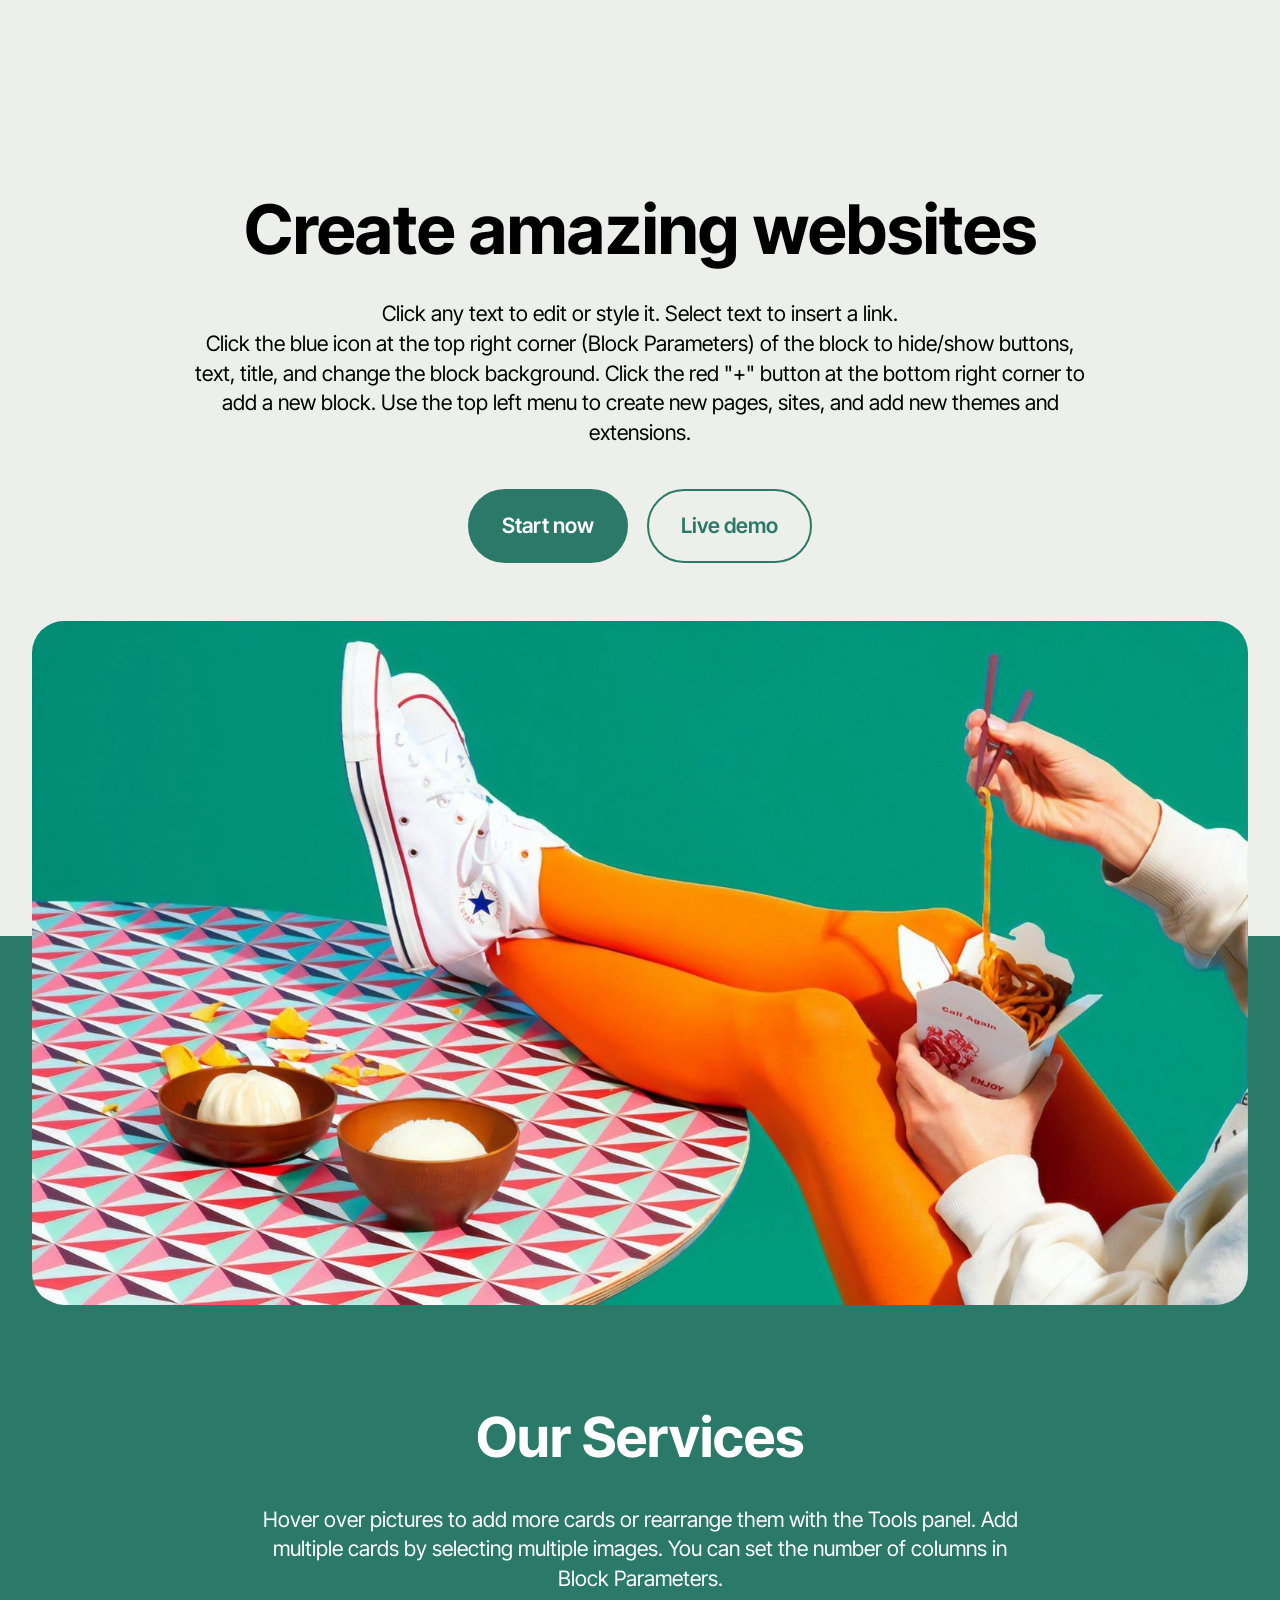
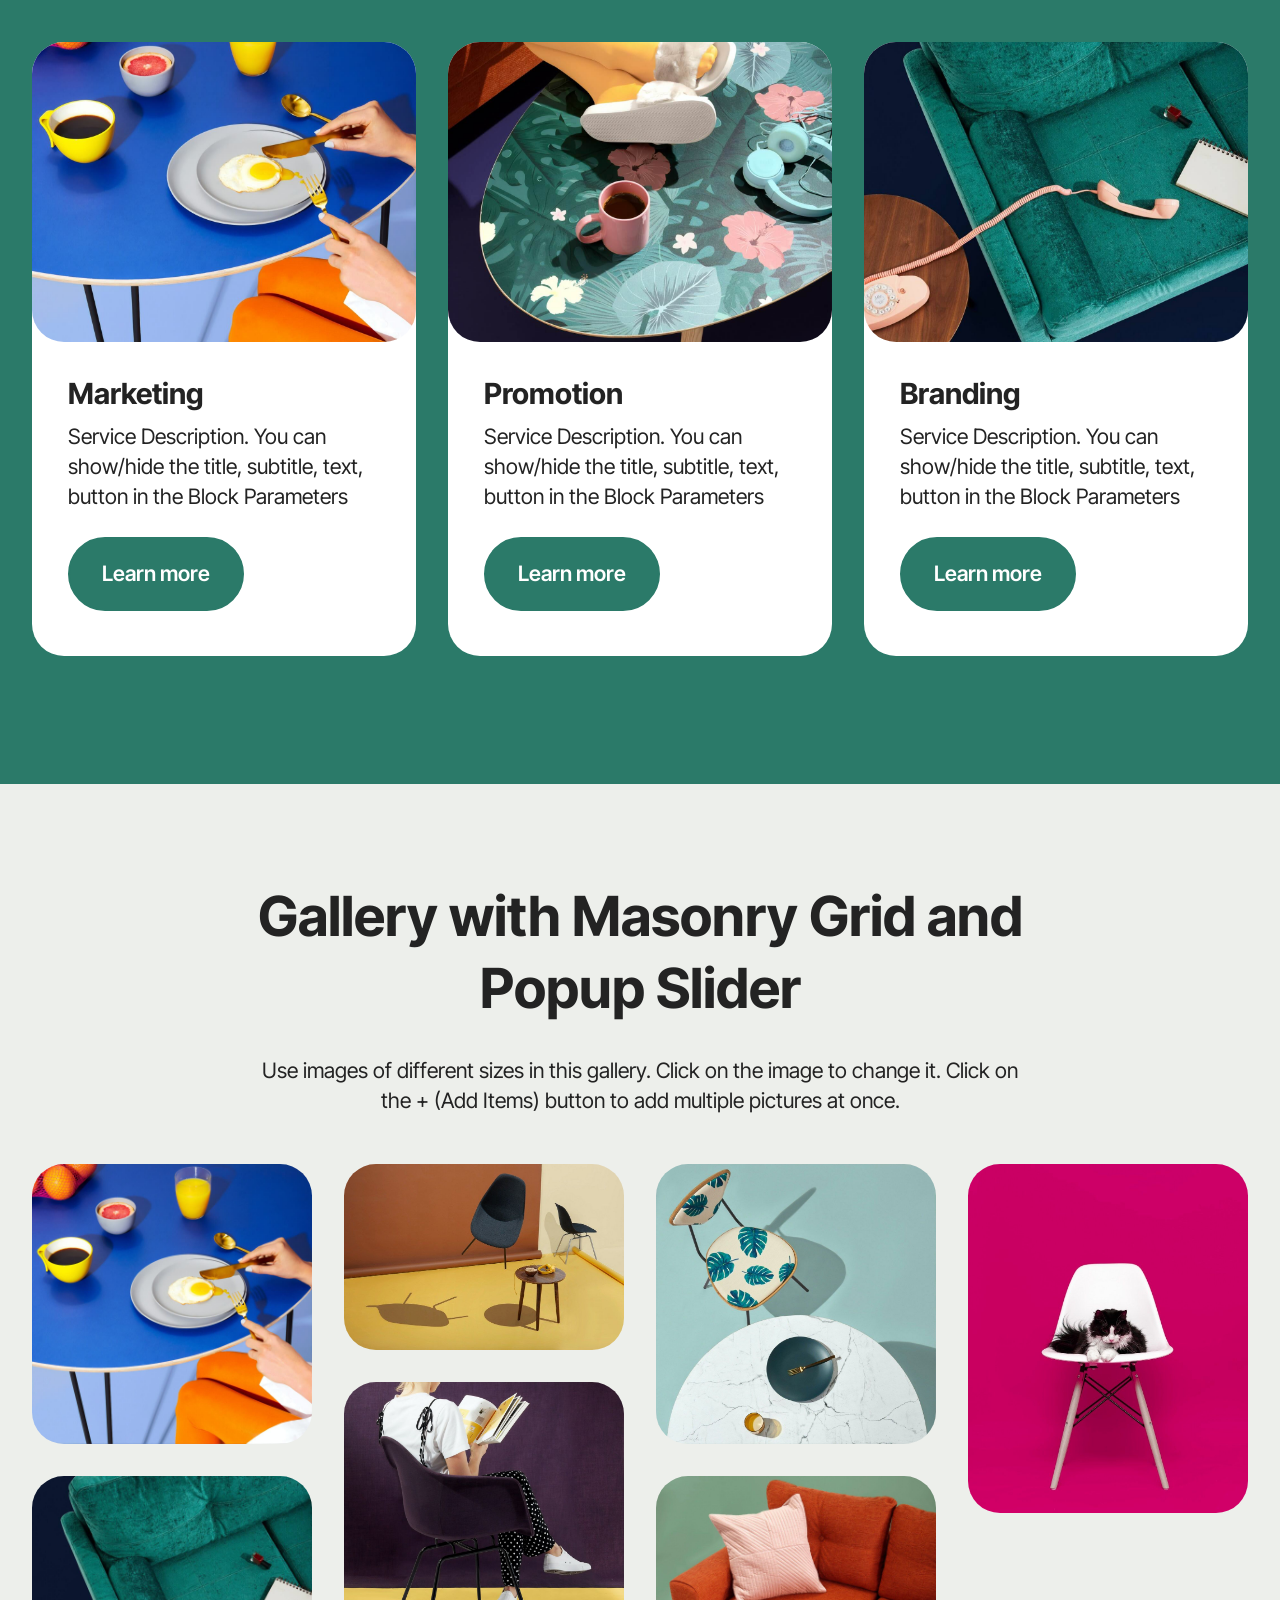
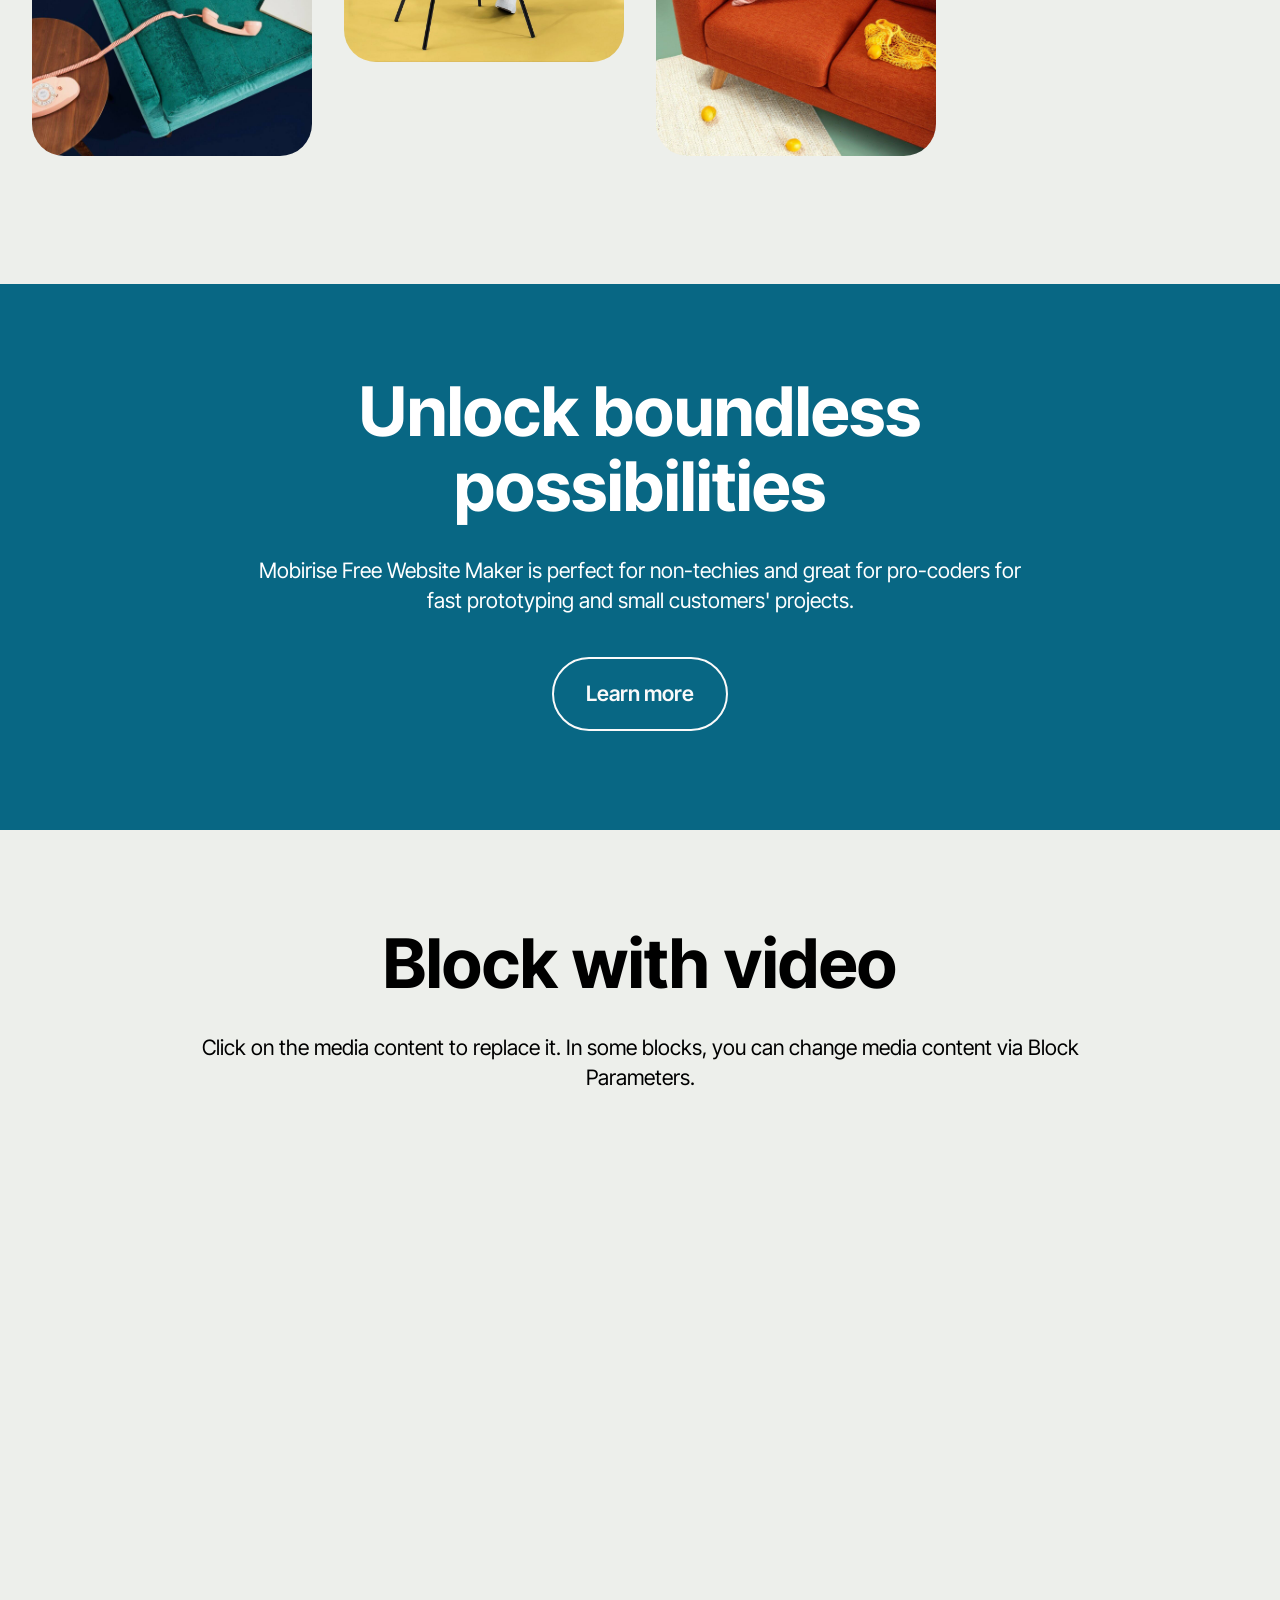
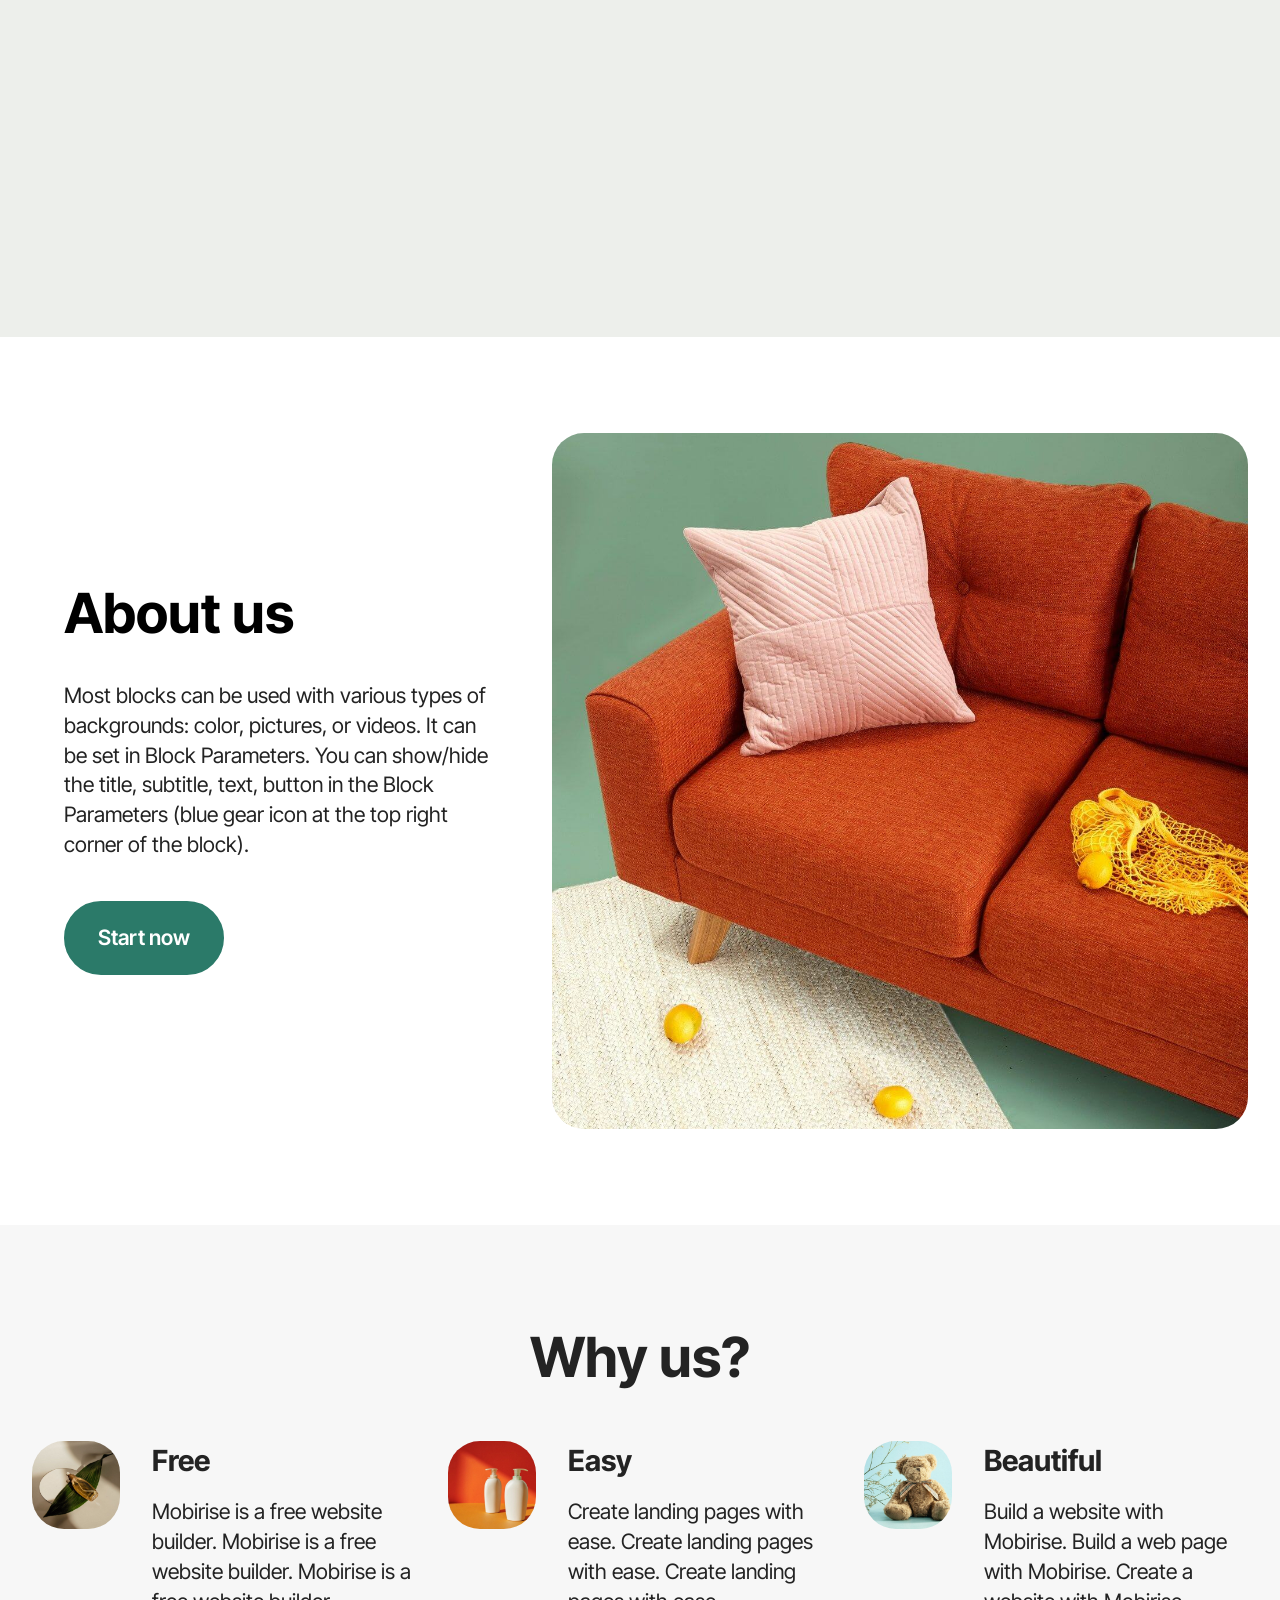
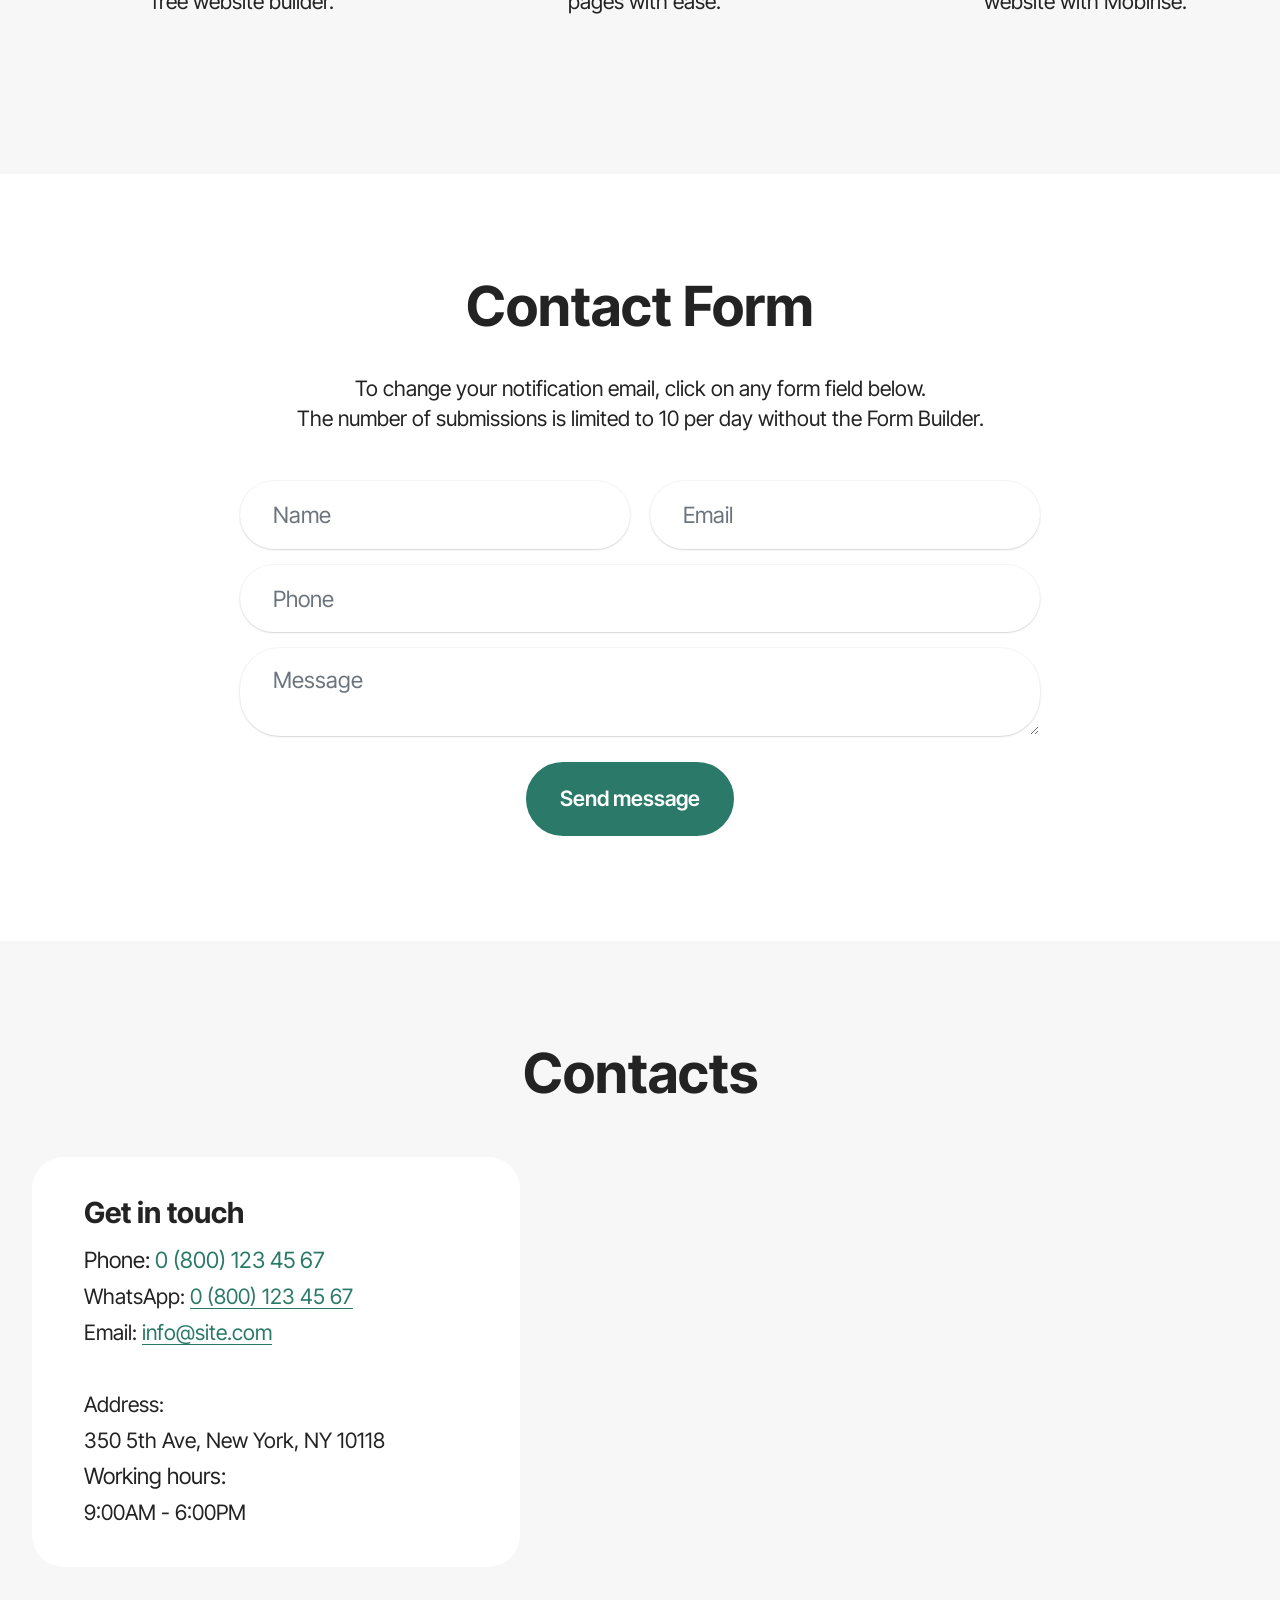
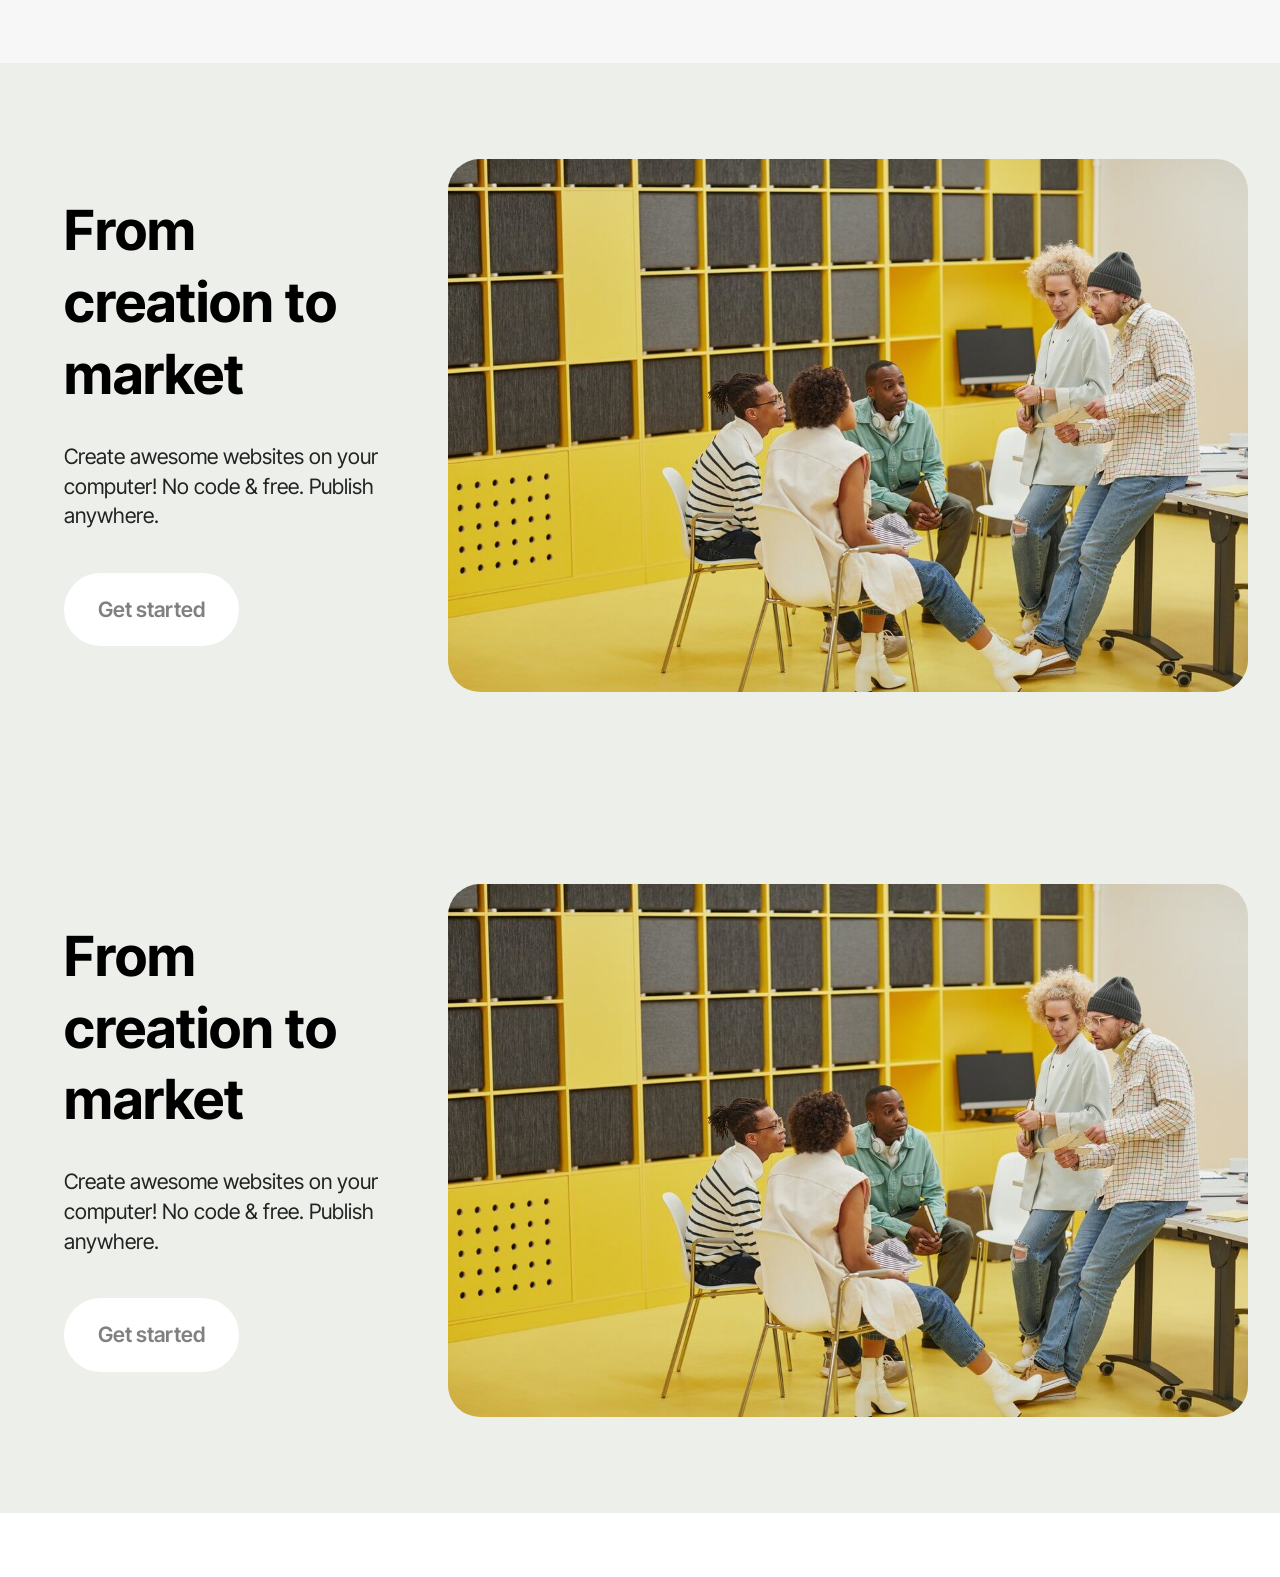
<file: index.html>
<!DOCTYPE html>
<html  >
<head>
  <!-- Site made with Mobirise Website Builder v6.1.12, https://mobirise.com -->
  <meta charset="UTF-8">
  <meta http-equiv="X-UA-Compatible" content="IE=edge">
  <meta name="generator" content="Mobirise v6.1.12, mobirise.com">
  <meta name="viewport" content="width=device-width, initial-scale=1, minimum-scale=1">
  <link rel="shortcut icon" href="assets/images/logo5.png" type="image/x-icon">
  <meta name="description" content="">
  
  
  <title>Home</title>
  <link rel="stylesheet" href="assets/web/assets/mobirise-icons2/mobirise2.css">
  <link rel="stylesheet" href="assets/bootstrap/css/bootstrap.min.css">
  <link rel="stylesheet" href="assets/animatecss/animate.css">
  <link rel="stylesheet" href="assets/theme/css/style.css">
  <link rel="stylesheet" href="assets/gallery/style.css">
  <link rel="preload" href="https://fonts.googleapis.com/css?family=Inter+Tight:100,200,300,400,500,600,700,800,900,100i,200i,300i,400i,500i,600i,700i,800i,900i&display=swap" as="style" onload="this.onload=null;this.rel='stylesheet'">
  <noscript><link rel="stylesheet" href="https://fonts.googleapis.com/css?family=Inter+Tight:100,200,300,400,500,600,700,800,900,100i,200i,300i,400i,500i,600i,700i,800i,900i&display=swap"></noscript>
  <link rel="preload" as="style" href="assets/mobirise/css/mbr-additional.css?v=wP2HWH"><link rel="stylesheet" href="assets/mobirise/css/mbr-additional.css?v=wP2HWH" type="text/css">

  
  
  
</head>
<body>
  
  <section data-bs-version="5.1" class="header5 cid-tJS6uM4N87" id="header05-1">
	

	
	
	<div class="topbg"></div>
	<div class="align-center container">
		<div class="row justify-content-center">
			<div class="col-md-12 col-lg-9">
				<h1 class="mbr-section-title mbr-fonts-style mb-4 display-1"><strong>Create amazing websites</strong></h1>
				<p class="mbr-text mbr-fonts-style mb-4 display-7">Click any text to edit or style it. Select text to insert a link.
<br>Click the blue icon at the top right corner (Block Parameters) of the block to hide/show buttons, text, title, and change the block background. Click the red "+" button at the bottom right corner to add a new block. Use the top left menu to create new pages, sites, and add new themes and extensions.</p>
				<div class="mbr-section-btn mt-3"><a class="btn btn-primary display-7" href="index.html#form02-6">Start now</a> <a class="btn btn-primary-outline display-7" href="index.html#gallery02-v">Live demo</a></div>
			</div>
		</div>
		<div class="row mt-5 justify-content-center">
			<div class="col-12 col-lg-12">
				<img src="assets/images/11.jpg" alt="Mobirise Website Builder" title="">
			</div>
		</div>
	</div>
</section>

<section data-bs-version="5.1" class="features4 cid-tMlEXTHLbS" id="features04-w">
	
	
	<div class="container">
		<div class="row justify-content-center">
			<div class="col-12 content-head">
				<div class="mbr-section-head mb-5">
					<h4 class="mbr-section-title mbr-fonts-style align-center mb-0 display-2"><strong>Our Services</strong></h4>
					<h5 class="mbr-section-subtitle mbr-fonts-style align-center mb-0 mt-4 display-7">Hover over pictures to add more cards or rearrange them with the Tools panel. Add multiple cards by selecting multiple images. You can set the number of columns in Block Parameters.</h5>
					
				</div>
			</div>
		</div>
		<div class="row">
			<div class="item features-image col-12 col-md-6 col-lg-4">
				<div class="item-wrapper">
					<div class="item-img">
						<img src="assets/images/gallery03.jpg" alt="Mobirise Website Builder">
					</div>
					<div class="item-content">
						<h5 class="item-title mbr-fonts-style display-5">
							<strong>Marketing</strong>
						</h5>
						
						<p class="mbr-text mbr-fonts-style display-7">
							Service Description. You can show/hide the title, subtitle, text, button in the Block Parameters
						</p>
						<div class="mbr-section-btn item-footer"><a href="" class="btn item-btn btn-primary display-7">Learn more</a></div>
					</div>

				</div>
			</div>
			<div class="item features-image col-12 col-md-6 col-lg-4">
				<div class="item-wrapper">
					<div class="item-img">
						<img src="assets/images/gallery05.jpg" alt="Mobirise Website Builder">
					</div>
					<div class="item-content">
						<h5 class="item-title mbr-fonts-style display-5">
							<strong>Promotion</strong>
						</h5>
						
						<p class="mbr-text mbr-fonts-style display-7">
							Service Description. You can show/hide the title, subtitle, text, button in the Block Parameters
						</p>
						<div class="mbr-section-btn item-footer"><a href="" class="btn item-btn btn-primary display-7">Learn more</a></div>
					</div>
				</div>
			</div>
			<div class="item features-image col-12 col-md-6 col-lg-4">
				<div class="item-wrapper">
					<div class="item-img">
						<img src="assets/images/gallery02.jpg" alt="Mobirise Website Builder">
					</div>
					<div class="item-content">
						<h5 class="item-title mbr-fonts-style display-5">
							<strong>Branding</strong>
						</h5>
						
						<p class="mbr-text mbr-fonts-style display-7">
							Service Description. You can show/hide the title, subtitle, text, button in the Block Parameters<br>
						</p>
						<div class="mbr-section-btn item-footer"><a href="" class="btn item-btn btn-primary display-7">Learn more</a></div>
					</div>
				</div>
			</div>
		</div>
	</div>
</section>

<section data-bs-version="5.1" class="gallery1 mbr-gallery cid-tMlDYtQ5fF" id="gallery02-v">
    

    
    

    <div class="container-fluid">
        <div class="row justify-content-center">
            <div class="col-12 content-head">
                <div class="mbr-section-head mb-5">
                    <h3 class="mbr-section-title mbr-fonts-style align-center m-0 display-2"><strong>Gallery with Masonry Grid and Popup Slider</strong></h3>
                    <h4 class="mbr-section-subtitle mbr-fonts-style align-center mb-0 mt-4 display-7">Use images of different sizes in this gallery. Click on the image to change it. Click on the + (Add Items) button to add multiple pictures at once.</h4>
                </div>
            </div>
        </div>
        <div class="row mbr-gallery mbr-masonry" data-masonry="{&quot;percentPosition&quot;: true }">
            <div class="col-12 col-md-6 col-lg-3 item gallery-image">
                <div class="item-wrapper" data-toggle="modal" data-bs-toggle="modal" data-target="#vxEQOT73K4-modal" data-bs-target="#vxEQOT73K4-modal">
                    <img class="w-100" src="assets/images/gallery03.jpg" alt="Mobirise Website Builder" data-slide-to="0" data-bs-slide-to="0" data-target="#lb-vxEQOT73K4" data-bs-target="#lb-vxEQOT73K4">
                    <div class="icon-wrapper">
                        <span class="mobi-mbri mobi-mbri-search mbr-iconfont mbr-iconfont-btn"></span>
                    </div>
                </div>
                
            </div>
            <div class="col-12 col-md-6 col-lg-3 item gallery-image">
                <div class="item-wrapper" data-toggle="modal" data-bs-toggle="modal" data-target="#vxEQOT73K4-modal" data-bs-target="#vxEQOT73K4-modal">
                    <img class="w-100" src="assets/images/gallery13.jpg" alt="Mobirise Website Builder" data-slide-to="1" data-bs-slide-to="1" data-target="#lb-vxEQOT73K4" data-bs-target="#lb-vxEQOT73K4">
                    <div class="icon-wrapper">
                        <span class="mobi-mbri mobi-mbri-search mbr-iconfont mbr-iconfont-btn"></span>
                    </div>
                </div>
                
            </div>
            <div class="col-12 col-md-6 col-lg-3 item gallery-image">
                <div class="item-wrapper" data-toggle="modal" data-bs-toggle="modal" data-target="#vxEQOT73K4-modal" data-bs-target="#vxEQOT73K4-modal">
                    <img class="w-100" src="assets/images/gallery10.jpg" alt="Mobirise Website Builder" data-slide-to="2" data-bs-slide-to="2" data-target="#lb-vxEQOT73K4" data-bs-target="#lb-vxEQOT73K4">
                    <div class="icon-wrapper">
                        <span class="mobi-mbri mobi-mbri-search mbr-iconfont mbr-iconfont-btn"></span>
                    </div>
                </div>
                
            </div>
            <div class="col-12 col-md-6 col-lg-3 item gallery-image">
                <div class="item-wrapper" data-toggle="modal" data-bs-toggle="modal" data-target="#vxEQOT73K4-modal" data-bs-target="#vxEQOT73K4-modal">
                    <img class="w-100" src="assets/images/gallery08.jpg" alt="Mobirise Website Builder" data-slide-to="3" data-bs-slide-to="3" data-target="#lb-vxEQOT73K4" data-bs-target="#lb-vxEQOT73K4">
                    <div class="icon-wrapper">
                        <span class="mobi-mbri mobi-mbri-search mbr-iconfont mbr-iconfont-btn"></span>
                    </div>
                </div>
                
            </div>
            <div class="col-12 col-md-6 col-lg-3 item gallery-image">
                <div class="item-wrapper" data-toggle="modal" data-bs-toggle="modal" data-target="#vxEQOT73K4-modal" data-bs-target="#vxEQOT73K4-modal">
                    <img class="w-100" src="assets/images/gallery06.jpg" alt="Mobirise Website Builder" data-slide-to="4" data-bs-slide-to="4" data-target="#lb-vxEQOT73K4" data-bs-target="#lb-vxEQOT73K4">
                    <div class="icon-wrapper">
                        <span class="mobi-mbri mobi-mbri-search mbr-iconfont mbr-iconfont-btn"></span>
                    </div>
                </div>
                
            </div>
            <div class="col-12 col-md-6 col-lg-3 item gallery-image">
                <div class="item-wrapper" data-toggle="modal" data-bs-toggle="modal" data-target="#vxEQOT73K4-modal" data-bs-target="#vxEQOT73K4-modal">
                    <img class="w-100" src="assets/images/gallery02.jpg" alt="Mobirise Website Builder" data-slide-to="5" data-bs-slide-to="5" data-target="#lb-vxEQOT73K4" data-bs-target="#lb-vxEQOT73K4">
                    <div class="icon-wrapper">
                        <span class="mobi-mbri mobi-mbri-search mbr-iconfont mbr-iconfont-btn"></span>
                    </div>
                </div>
                
            </div>
            <div class="col-12 col-md-6 col-lg-3 item gallery-image">
                <div class="item-wrapper" data-toggle="modal" data-bs-toggle="modal" data-target="#vxEQOT73K4-modal" data-bs-target="#vxEQOT73K4-modal">
                    <img class="w-100" src="assets/images/gallery01.jpg" alt="Mobirise Website Builder" data-slide-to="6" data-bs-slide-to="6" data-target="#lb-vxEQOT73K4" data-bs-target="#lb-vxEQOT73K4">
                    <div class="icon-wrapper">
                        <span class="mobi-mbri mobi-mbri-search mbr-iconfont mbr-iconfont-btn"></span>
                    </div>
                </div>
                
            </div>
        </div>

        <div class="modal mbr-slider" tabindex="-1" role="dialog" aria-hidden="true" id="vxEQOT73K4-modal">
            <div class="modal-dialog" role="document">
                <div class="modal-content">
                    <div class="modal-body">
                        <div class="carousel slide" id="lb-vxEQOT73K4" data-interval="5000" data-bs-interval="5000">
                            <div class="carousel-inner">
                                <div class="carousel-item active">
                                    <img class="d-block w-100" src="assets/images/gallery03.jpg" alt="Mobirise Website Builder">
                                </div>
                                <div class="carousel-item">
                                    <img class="d-block w-100" src="assets/images/gallery13.jpg" alt="Mobirise Website Builder">
                                </div>
                                <div class="carousel-item">
                                    <img class="d-block w-100" src="assets/images/gallery10.jpg" alt="Mobirise Website Builder">
                                </div>
                                <div class="carousel-item">
                                    <img class="d-block w-100" src="assets/images/gallery08.jpg" alt="Mobirise Website Builder">
                                </div>
                                <div class="carousel-item">
                                    <img class="d-block w-100" src="assets/images/gallery06.jpg" alt="Mobirise Website Builder">
                                </div>
                                <div class="carousel-item">
                                    <img class="d-block w-100" src="assets/images/gallery02.jpg" alt="Mobirise Website Builder">
                                </div>
                                <div class="carousel-item">
                                    <img class="d-block w-100" src="assets/images/gallery01.jpg" alt="Mobirise Website Builder">
                                </div>
                            </div>
                            <ol class="carousel-indicators">
                                <li data-slide-to="0" data-bs-slide-to="0" class="active" data-target="#lb-vxEQOT73K4" data-bs-target="#lb-vxEQOT73K4"></li>
                                <li data-slide-to="1" data-bs-slide-to="1" data-target="#lb-vxEQOT73K4" data-bs-target="#lb-vxEQOT73K4"></li>
                                <li data-slide-to="2" data-bs-slide-to="2" data-target="#lb-vxEQOT73K4" data-bs-target="#lb-vxEQOT73K4"></li>
                                <li data-slide-to="3" data-bs-slide-to="3" data-target="#lb-vxEQOT73K4" data-bs-target="#lb-vxEQOT73K4"></li>
                                <li data-slide-to="4" data-bs-slide-to="4" data-target="#lb-vxEQOT73K4" data-bs-target="#lb-vxEQOT73K4"></li>
                                <li data-slide-to="5" data-bs-slide-to="5" data-target="#lb-vxEQOT73K4" data-bs-target="#lb-vxEQOT73K4"></li>
                                <li data-slide-to="6" data-bs-slide-to="6" data-target="#lb-vxEQOT73K4" data-bs-target="#lb-vxEQOT73K4"></li>
                            </ol>
                            <a role="button" href="" class="close" data-dismiss="modal" data-bs-dismiss="modal" aria-label="Close">
                            </a>
                            <a class="carousel-control-prev carousel-control" role="button" data-slide="prev" data-bs-slide="prev" href="#lb-vxEQOT73K4">
                                <span class="mobi-mbri mobi-mbri-arrow-prev" aria-hidden="true"></span>
                                <span class="sr-only visually-hidden">Previous</span>
                            </a>
                            <a class="carousel-control-next carousel-control" role="button" data-slide="next" data-bs-slide="next" href="#lb-vxEQOT73K4">
                                <span class="mobi-mbri mobi-mbri-arrow-next" aria-hidden="true"></span>
                                <span class="sr-only visually-hidden">Next</span>
                            </a>
                        </div>
                    </div>
                </div>
            </div>
        </div>
    </div>
</section>

<section data-bs-version="5.1" class="header09 cid-tLAX5BnXkJ" id="header09-q">
	
	
	<div class="container">
		<div class="row">
			<div class="content-wrap col-12 col-md-8">
				<h1 class="mbr-section-title mbr-fonts-style mbr-white mb-4 display-1"><strong>Unlock boundless possibilities</strong></h1>
				
				<p class="mbr-fonts-style mbr-text mbr-white mb-4 display-7">
					Mobirise Free Website Maker is perfect for non-techies and great for pro-coders for fast prototyping and small customers' projects.
				</p>
				<div class="mbr-section-btn"><a class="btn btn-white-outline display-7" href="https://mobiri.se">Learn more</a></div>
			</div>
		</div>
	</div>
</section>

<section data-bs-version="5.1" class="header7 cid-tLeaLmEeFr" id="header07-h">
  

  
  
  
  <div class="align-center container">
    <div class="row justify-content-center">
      <div class="col-md-12 col-lg-9 mb-5">
        <h1 class="mbr-section-title mbr-fonts-style display-1"><strong>Block with video</strong>
        </h1>
        <p class="mbr-text mbr-fonts-style mt-4 display-7">
          Click on the media content to replace it. In some blocks, you can change media content via Block Parameters.
        </p>
        
      </div>
    </div>

    <div class="row justify-content-center">
      <div class="mbr-figure col-12 col-md-12"><iframe class="mbr-embedded-video" src="https://www.youtube.com/embed/sGpPgQeEyOc?rel=0&amp;amp;mute=1&amp;showinfo=0&amp;autoplay=1&amp;loop=1&amp;playlist=sGpPgQeEyOc" width="1280" height="720" frameborder="0" allowfullscreen></iframe></div>
    </div>
  </div>
</section>

<section data-bs-version="5.1" class="header1 cid-tJS9vXDdRK" id="header01-7">
	

	
	

	<div class="container">
		<div class="row justify-content-center">
			<div class="col-12 col-md-12 col-lg-7 image-wrapper">
				<img class="w-100" src="assets/images/gallery01.jpg" alt="Mobirise Website Builder">
			</div>
			<div class="col-12 col-lg col-md-12">
				<div class="text-wrapper align-left">
					<h1 class="mbr-section-title mbr-fonts-style mb-4 display-2"><strong>About us</strong></h1>
					<p class="mbr-text mbr-fonts-style mb-4 display-7">
						Most blocks can be used with various types of backgrounds: color, pictures, or videos. It can be set in Block Parameters.&nbsp;You can show/hide the title, subtitle, text, button in the Block Parameters (blue gear icon at the top right corner of the block).&nbsp;</p>
					<div class="mbr-section-btn mt-3"><a class="btn btn-primary display-7" href="https://mobiri.se">Start now</a></div>
				</div>
			</div>
		</div>
	</div>
</section>

<section data-bs-version="5.1" class="features15 cid-tLek7gQhG7" id="features015-m">
	

	
	
	<div class="container">
		<div class="mbr-section-head mb-5">
			<h4 class="mbr-section-title mbr-fonts-style align-center mb-0 display-2">
			  <strong>Why us?</strong></h4>
			
		  </div>
		<div class="row justify-content-center">
			<div class="item features-without-image col-12 col-lg-4">
				<div class="item-wrapper">
					<div class="img-wrapper">
						<img src="assets/images/shop1.jpg" alt="Mobirise Website Builder">
					</div>
					<div class="card-box">
						<h4 class="card-title mbr-fonts-style mb-3 display-5">
							<strong>Free</strong></h4>
						<h5 class="card-text mbr-fonts-style display-7">
							Mobirise is a free website builder. Mobirise is a free website builder. Mobirise is a free website builder.</h5>
					</div>
				</div>
			</div>
			<div class="item features-without-image col-12 col-lg-4">
				<div class="item-wrapper">
					<div class="img-wrapper">
						<img src="assets/images/shop2.jpg" alt="Mobirise Website Builder">
					</div>
					<div class="card-box">
						<h4 class="card-title mbr-fonts-style mb-3 display-5">
							<strong>Easy</strong></h4>
						<h5 class="card-text mbr-fonts-style display-7">
							Create landing pages with ease. Create landing pages with ease. Create landing pages with ease.<br><br></h5>
					</div>
				</div>
			</div>
			<div class="item features-without-image col-12 col-lg-4">
				<div class="item-wrapper">
					<div class="img-wrapper">
						<img src="assets/images/shop3.jpg" alt="Mobirise Website Builder">
					</div>
					<div class="card-box">
						<h4 class="card-title mbr-fonts-style mb-3 display-5">
							<strong>Beautiful</strong></h4>
						<h5 class="card-text mbr-fonts-style display-7">
							Build a website with Mobirise. Build a web page with Mobirise. Create a website with Mobirise.</h5>
					</div>
				</div>
			</div>
		</div>
	</div>
</section>

<section data-bs-version="5.1" class="form5 cid-tJS9pBcTSa" id="form02-6">
    
    
    <div class="container">
        <div class="mbr-section-head mb-5">
            <h3 class="mbr-section-title mbr-fonts-style align-center mb-0 display-2">
                <strong>Contact Form</strong></h3>
            <h4 class="mbr-section-subtitle mbr-fonts-style align-center mb-0 mt-4 display-7">To change your notification email, click on any form field below.
<div>The number of submissions is limited to 10 per day without the Form Builder.</div></h4>
        </div>
        <div class="row justify-content-center mt-4">
            <div class="col-lg-8 mx-auto mbr-form" data-form-type="formoid">
                <form action="https://mobirise.eu/" method="POST" class="mbr-form form-with-styler" data-form-title="Form Name"><input type="hidden" name="email" data-form-email="true" value="VJuN2It6gXkwl2CdQ/w75UM5aR2ygQt6YeN353WtZJdb24yYZEjJjz5eeyM3iewflq7uviwAT06yD+k/llyWLy2BZ8pVLi/Sb+uPglZymc0LbI6ZS7aLvoxCBwXmegOn">
                    <div class="row">
                        <div hidden="hidden" data-form-alert="" class="alert alert-success col-12">Thanks for filling out the form!</div>
                        <div hidden="hidden" data-form-alert-danger="" class="alert alert-danger col-12">
                            Oops...! some problem!
                        </div>
                    </div>
                    <div class="dragArea row">
                        <div class="col-md col-sm-12 form-group mb-3" data-for="name">
                            <input type="text" name="name" placeholder="Name" data-form-field="name" class="form-control" value="" id="name-form02-6">
                        </div>
                        <div class="col-md col-sm-12 form-group mb-3" data-for="email">
                            <input type="email" name="email" placeholder="Email" data-form-field="email" class="form-control" value="" id="email-form02-6">
                        </div>
                        <div class="col-12 form-group mb-3" data-for="phone">
                            <input type="tel" name="phone" placeholder="Phone" data-form-field="phone" class="form-control" value="" id="phone-form02-6">
                        </div>
                        <div class="col-12 form-group mb-3" data-for="textarea">
                            <textarea name="textarea" placeholder="Message" data-form-field="textarea" class="form-control" id="textarea-form02-6"></textarea>
                        </div>
                        <div class="col-lg-12 col-md-12 col-sm-12 align-center mbr-section-btn">
                            <button type="submit" class="btn btn-primary display-7">Send message</button>
                        </div>
                    </div>
                </form>
            </div>
        </div>
    </div>
</section>

<section data-bs-version="5.1" class="contacts2 map1 cid-tLdYHD757A" id="contacts02-9">

    

    
    <div class="container">
        <div class="mbr-section-head mb-5">
            <h3 class="mbr-section-title mbr-fonts-style align-center mb-0 display-2">
                <strong>Contacts</strong>
            </h3>
            
        </div>
        <div class="row justify-content-center mt-4">
            <div class="card col-12 col-md-5">
                <div class="card-wrapper">
                    <div class="text-wrapper">
                        <h5 class="cardTitle mbr-fonts-style mb-2 display-5">
                        <strong>Get in touch</strong></h5>
                    <ul class="list mbr-fonts-style display-7">
                        <li class="mbr-text item-wrap"><span style="font-size: 1.4rem;">Phone: </span><a href="tel:+12345678910" class="text-primary" style="font-size: 1.4rem;">0 (800) 123 45 67</a><br></li>
                        <li class="mbr-text item-wrap">WhatsApp: <a href="https://wa.me/12345678910" class="text-primary">0 (800) 123 45 67</a></li>
                        <li class="mbr-text item-wrap">Email: <a href="mailto:info@site.com" class="text-primary">info@site.com</a></li><li class="mbr-text item-wrap"><br></li>
                        <li class="mbr-text item-wrap">Address: </li><li class="mbr-text item-wrap">350 5th Ave, New York, NY 10118</li><li class="mbr-text item-wrap"><span style="font-size: 1.4rem;">Working hours:</span><br></li><li class="mbr-text item-wrap">9:00AM - 6:00PM</li>
                    </ul>
                    </div>
                </div>
            </div>
            <div class="map-wrapper col-12 col-md-7">
                <div class="google-map"><iframe frameborder="0" style="border:0" src="https://www.google.com/maps/embed?pb=!1m14!1m8!1m3!1d6045.3003145248895!2d-73.9884657!3d40.7477229!3m2!1i1024!2i768!4f13.1!3m3!1m2!1s0x89c259a9ac1f1b85%3A0x7e33d1c0e7af3be4!2zMzUwIDV0aCBBdmUsIE5ldyBZb3JrLCBOWSAxMDExOCwg0KHQqNCQ!5e0!3m2!1sru!2sru!4v1689597362021!5m2!1sen!2sen" allowfullscreen=""></iframe></div>
            </div>
        </div>
    </div>
</section>

<section data-bs-version="5.1" class="header1 cid-vxEDvVW7jb" id="header01-1i">
	

	
	

	<div class="container-fluid">
		<div class="row justify-content-center">
			<div class="col-12 col-md-12 col-lg-8 image-wrapper">
				<img class="w-100" src="assets/images/8.jpg" alt="Mobirise Website Builder">
			</div>
			<div class="col-12 col-lg col-md-12">
				<div class="text-wrapper align-left">
					<h1 class="mbr-section-title mbr-fonts-style mb-4 display-2">
						<strong>From creation to market</strong>
					</h1>
					<p class="mbr-text mbr-fonts-style mb-4 display-7">
						Create awesome websites on your computer! No code &amp; free. Publish anywhere.
					</p>
					<div class="mbr-section-btn mt-3">
						<a class="btn btn-danger display-7" href="https://mobiri.se">Get started</a>
					</div>
				</div>
			</div>
		</div>
	</div>
</section>

<section data-bs-version="5.1" class="header1 cid-vxEDC0QKB7" id="header01-1j">
	

	
	

	<div class="container-fluid">
		<div class="row justify-content-center">
			<div class="col-12 col-md-12 col-lg-8 image-wrapper">
				<img class="w-100" src="assets/images/8.jpg" alt="Mobirise Website Builder">
			</div>
			<div class="col-12 col-lg col-md-12">
				<div class="text-wrapper align-left">
					<h1 class="mbr-section-title mbr-fonts-style mb-4 display-2">
						<strong>From creation to market</strong>
					</h1>
					<p class="mbr-text mbr-fonts-style mb-4 display-7">
						Create awesome websites on your computer! No code &amp; free. Publish anywhere.
					</p>
					<div class="mbr-section-btn mt-3">
						<a class="btn btn-danger display-7" href="https://mobiri.se">Get started</a>
					</div>
				</div>
			</div>
		</div>
	</div>
</section><section class="display-7" style="padding: 0;align-items: center;justify-content: center;flex-wrap: wrap;    align-content: center;display: flex;position: relative;height: 4rem;"><a href="https://mobiri.se/" style="flex: 1 1;height: 4rem;position: absolute;width: 100%;z-index: 1;"><img alt="" style="height: 4rem;" src="[data-uri]"></a><p style="margin: 0;text-align: center;" class="display-7">&#8204;</p><a style="z-index:1" href="https://mobirise.com/offline-website-builder.html">Offline Website Builder</a></section><script src="assets/bootstrap/js/bootstrap.bundle.min.js"></script>  <script src="assets/smoothscroll/smooth-scroll.js"></script>  <script src="assets/ytplayer/index.js"></script>  <script src="assets/masonry/masonry.pkgd.min.js"></script>  <script src="assets/imagesloaded/imagesloaded.pkgd.min.js"></script>  <script src="assets/theme/js/script.js"></script>  <script src="assets/gallery/player.min.js"></script>  <script src="assets/gallery/script.js"></script>  <script src="assets/formoid/formoid.min.js"></script>  
  
  
  <input name="animation" type="hidden">
  </body>
</html>
</file>
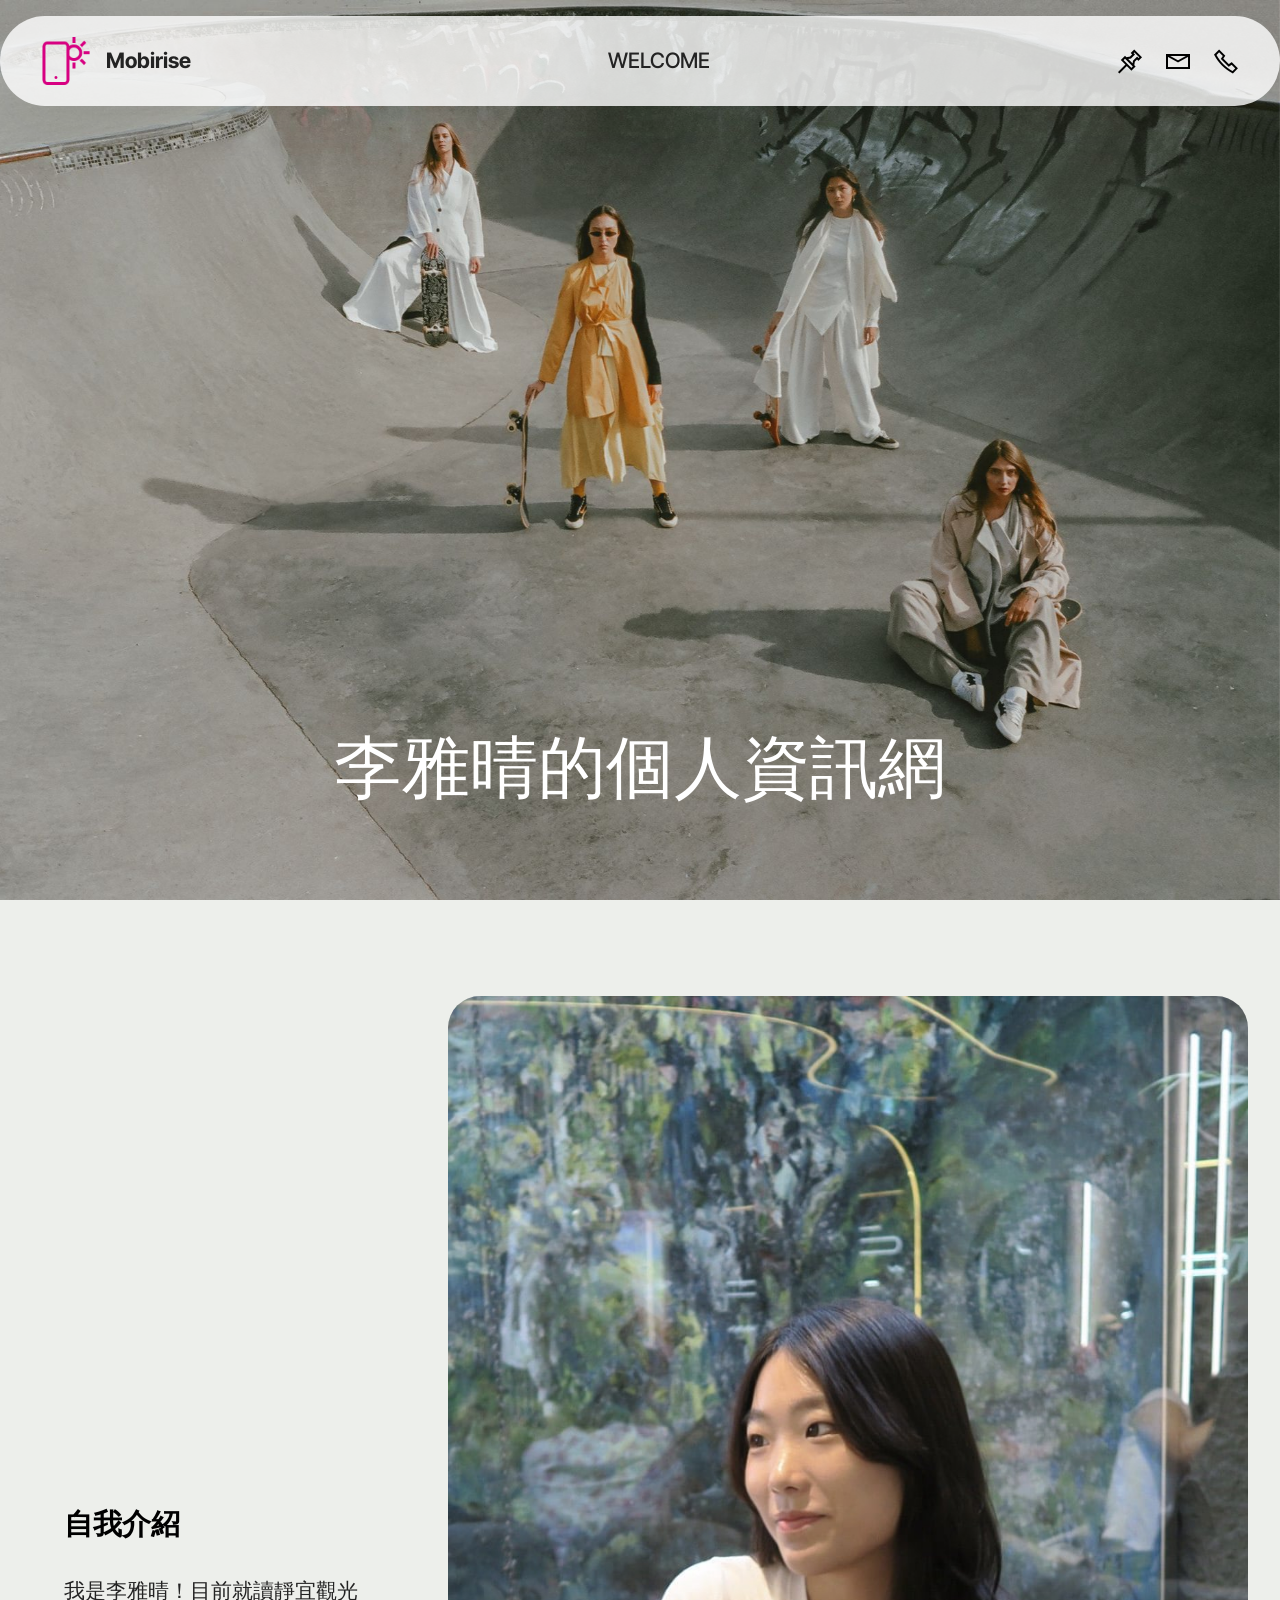
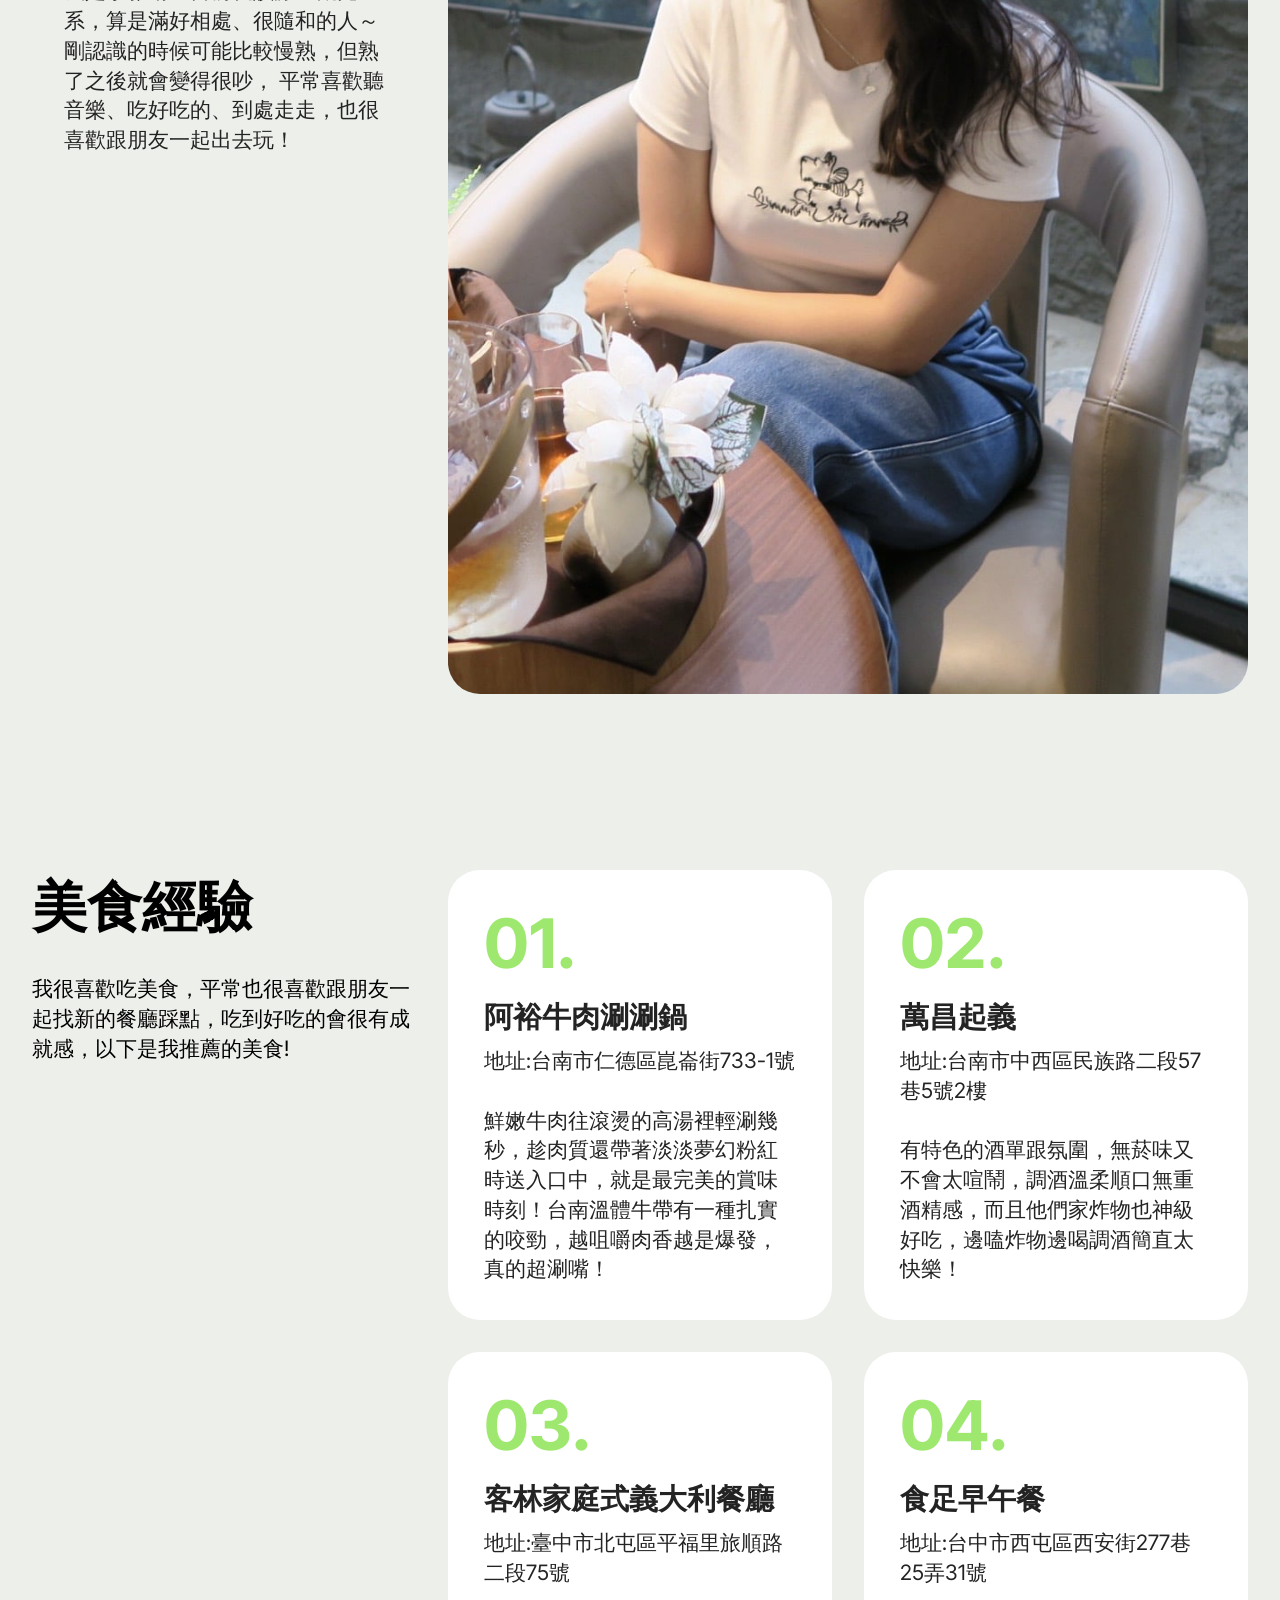
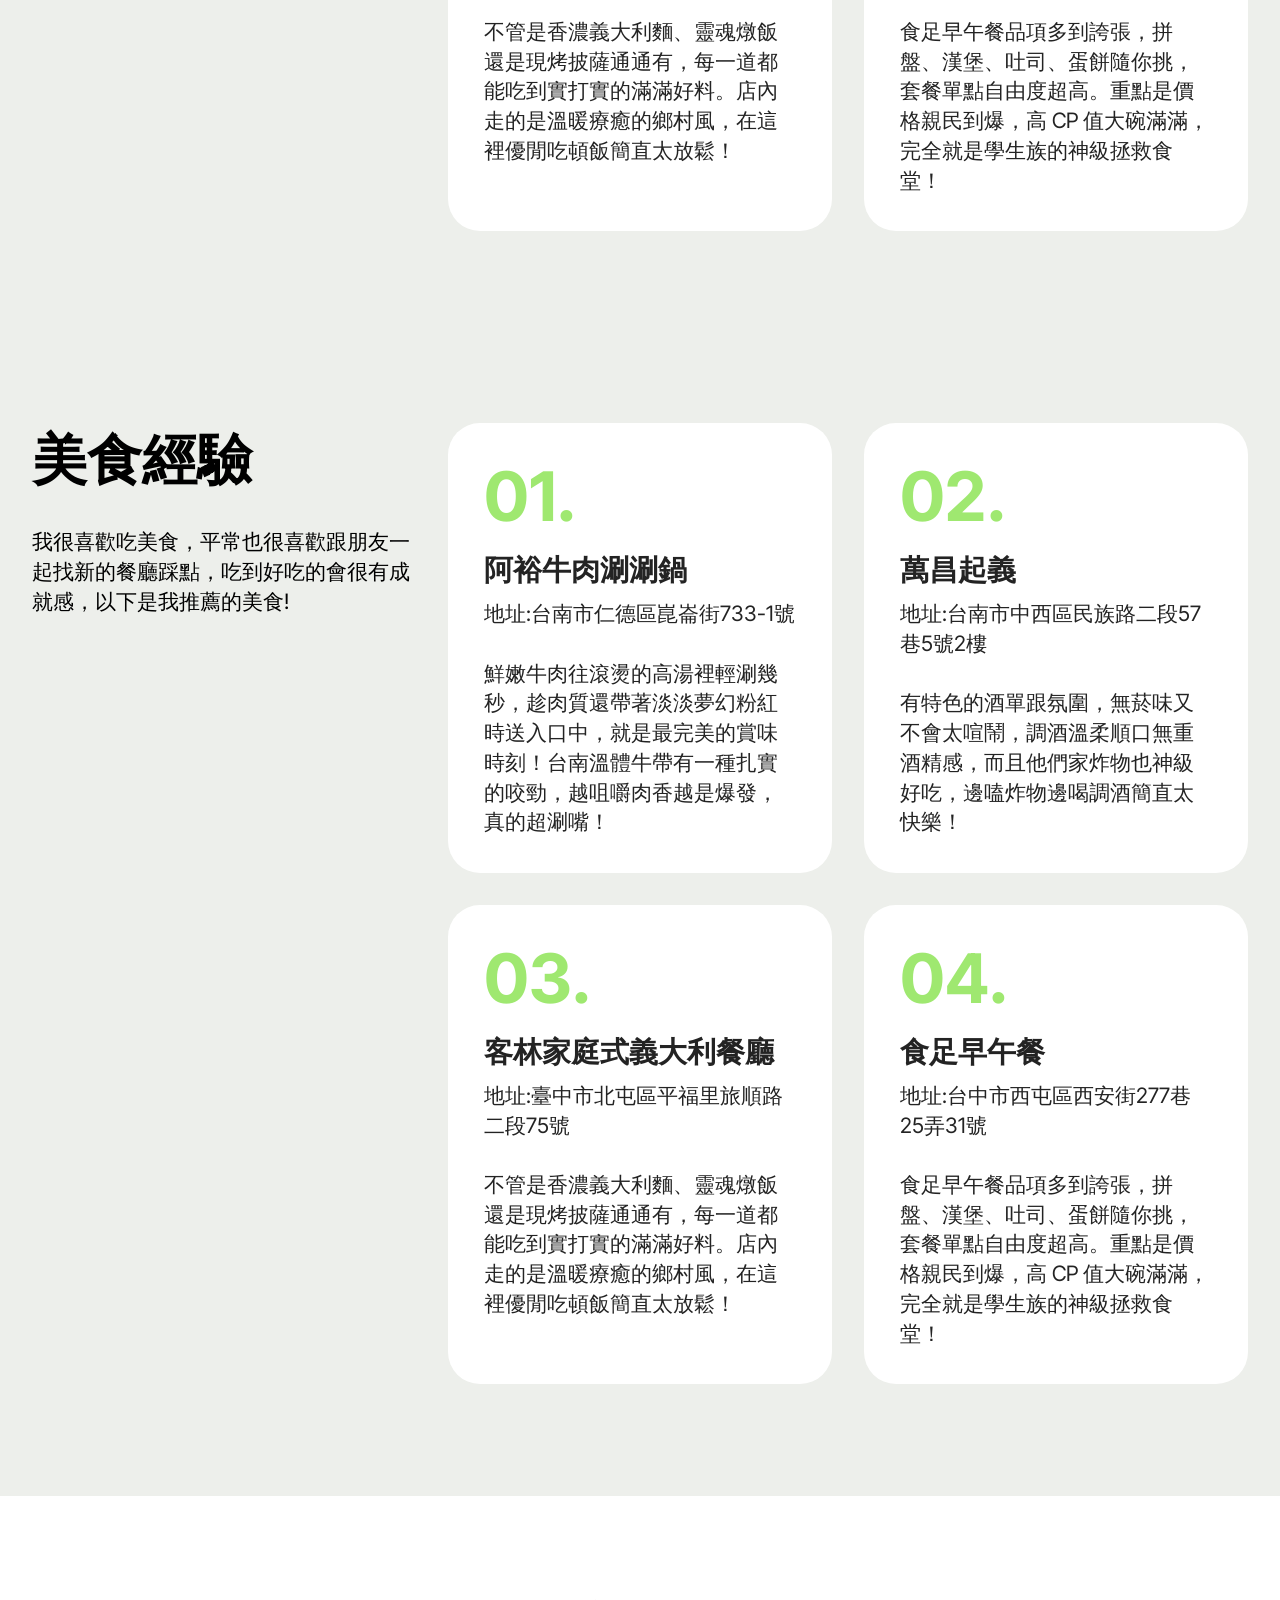
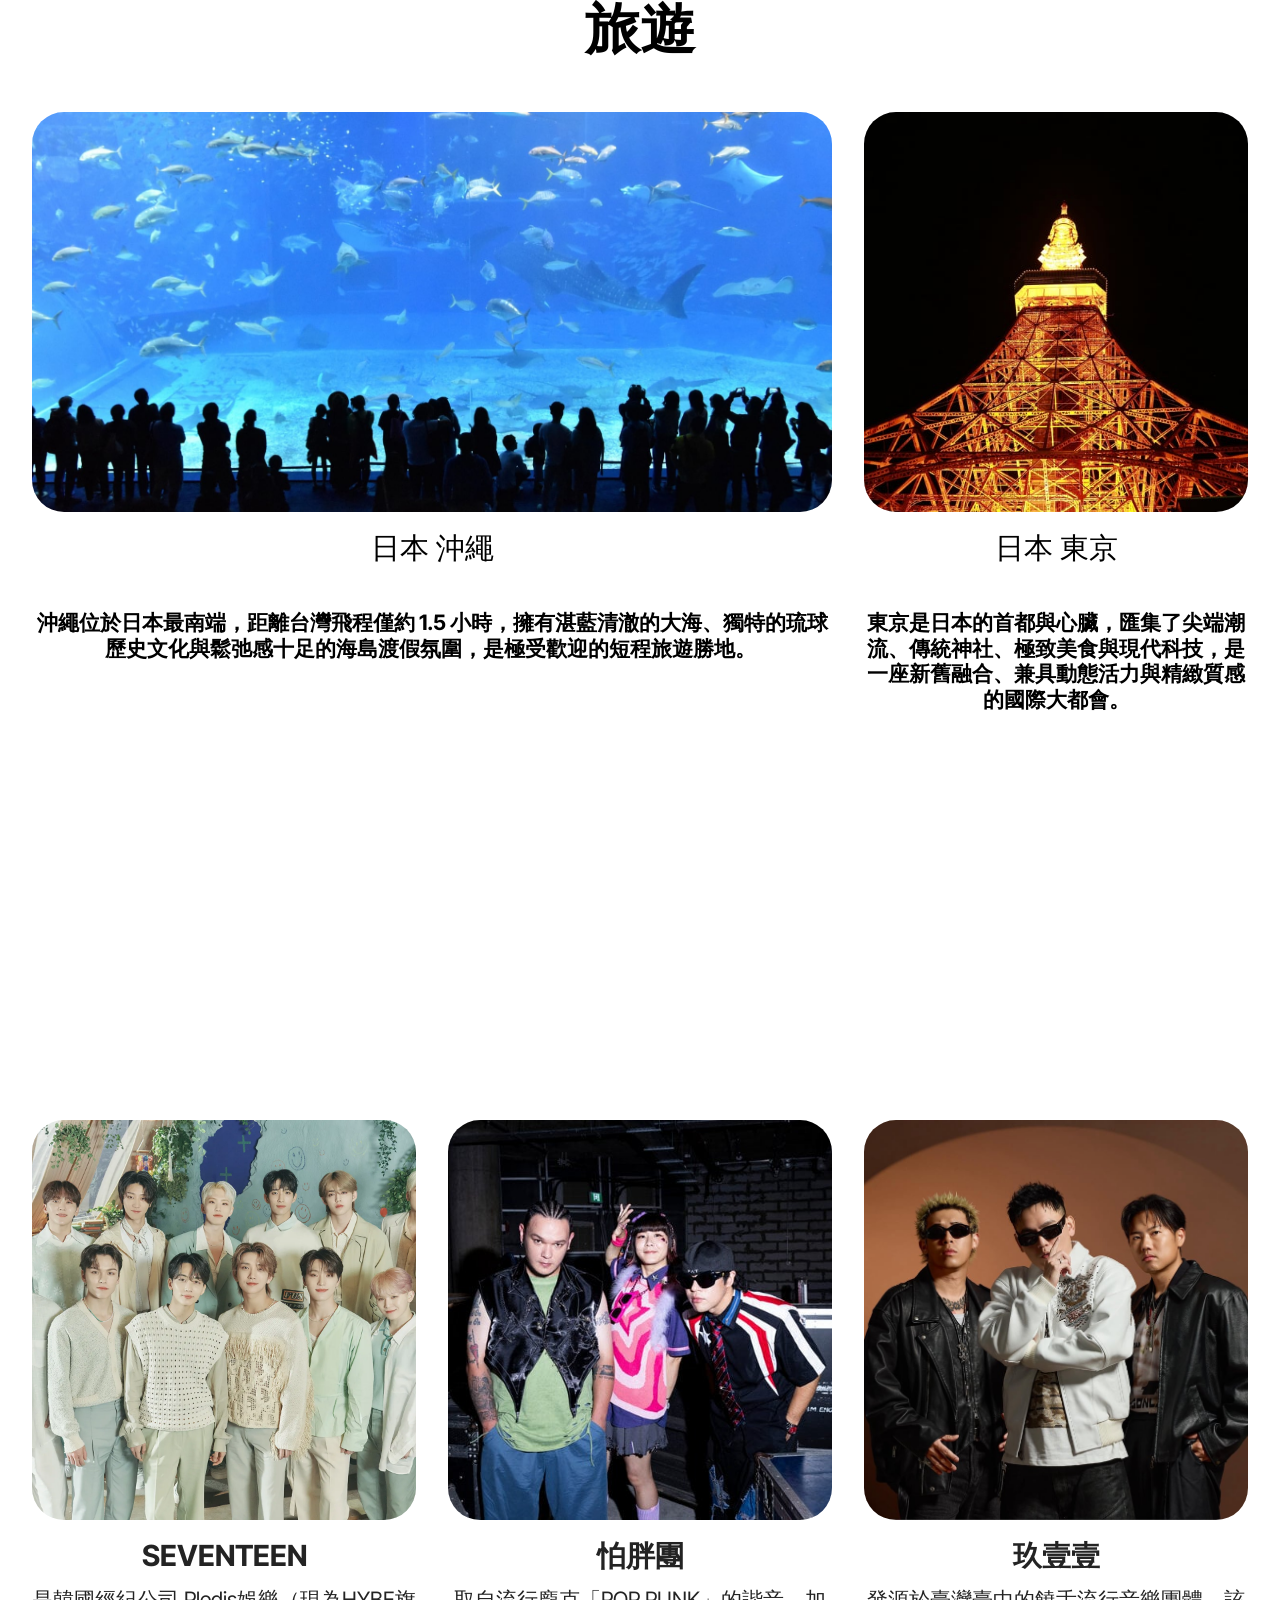
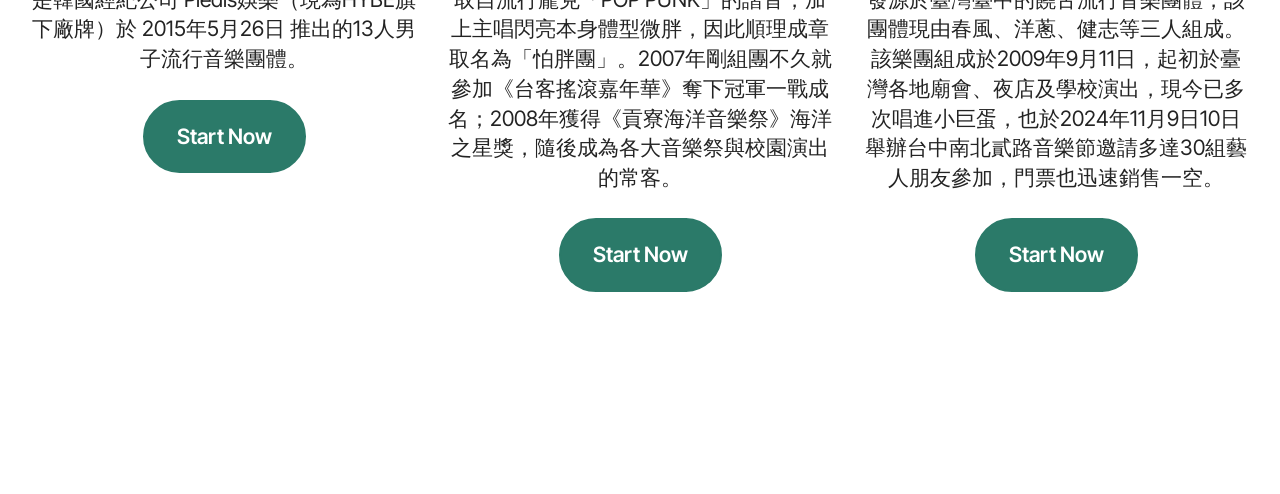
<file: page2.html>
<!DOCTYPE html>
<html  >
<head>
  <!-- Site made with Mobirise Website Builder v6.1.12, https://mobirise.com -->
  <meta charset="UTF-8">
  <meta http-equiv="X-UA-Compatible" content="IE=edge">
  <meta name="generator" content="Mobirise v6.1.12, mobirise.com">
  <meta name="viewport" content="width=device-width, initial-scale=1, minimum-scale=1">
  <link rel="shortcut icon" href="assets/images/logo5.png" type="image/x-icon">
  <meta name="description" content="">
  
  
  <title>Page 2</title>
  <link rel="stylesheet" href="assets/web/assets/mobirise-icons2/mobirise2.css">
  <link rel="stylesheet" href="assets/bootstrap/css/bootstrap.min.css">
  <link rel="stylesheet" href="assets/parallax/jarallax.css">
  <link rel="stylesheet" href="assets/animatecss/animate.css">
  <link rel="stylesheet" href="assets/dropdown/css/style.css">
  <link rel="stylesheet" href="assets/theme/css/style.css">
  <link rel="preload" href="https://fonts.googleapis.com/css?family=Inter+Tight:100,200,300,400,500,600,700,800,900,100i,200i,300i,400i,500i,600i,700i,800i,900i&display=swap" as="style" onload="this.onload=null;this.rel='stylesheet'">
  <noscript><link rel="stylesheet" href="https://fonts.googleapis.com/css?family=Inter+Tight:100,200,300,400,500,600,700,800,900,100i,200i,300i,400i,500i,600i,700i,800i,900i&display=swap"></noscript>
  <link rel="preload" as="style" href="assets/mobirise/css/mbr-additional.css?v=z6bsdS"><link rel="stylesheet" href="assets/mobirise/css/mbr-additional.css?v=z6bsdS" type="text/css">

  
  
  
</head>
<body>
  
  <section data-bs-version="5.1" class="menu menu2 cid-vxEEsf06MF" once="menu" id="menu02-1r">
	

	<nav class="navbar navbar-dropdown navbar-fixed-top navbar-expand-lg">
		<div class="container">
			<div class="navbar-brand">
				<span class="navbar-logo">
					<a href="https://mobiri.se">
						<img src="assets/images/logo.png" alt="Mobirise Website Builder" style="height: 3rem;">
					</a>
				</span>
				<span class="navbar-caption-wrap"><a class="navbar-caption text-black display-4" href="https://mobiri.se">Mobirise</a></span>
			</div>
			<button class="navbar-toggler" type="button" data-toggle="collapse" data-bs-toggle="collapse" data-target="#navbarSupportedContent" data-bs-target="#navbarSupportedContent" aria-controls="navbarNavAltMarkup" aria-expanded="false" aria-label="Toggle navigation">
				<div class="hamburger">
					<span></span>
					<span></span>
					<span></span>
					<span></span>
				</div>
			</button>
			<div class="collapse navbar-collapse" id="navbarSupportedContent">
				<ul class="navbar-nav nav-dropdown nav-right" data-app-modern-menu="true"><li class="nav-item">
						<a class="nav-link link text-black display-4" href="https://mobiri.se">WELCOME</a>
					</li></ul>
				<div class="icons-menu">
					<a class="iconfont-wrapper" href="https://www.pu.edu.tw/">
						<span class="p-2 mbr-iconfont mobi-mbri-pin mobi-mbri"></span>
					</a>
					<a class="iconfont-wrapper" href="mailto:tina1000217@gmail.com">
						<span class="p-2 mbr-iconfont mobi-mbri-letter mobi-mbri"></span>
					</a>
					<a class="iconfont-wrapper" href="tel:04-26328001">
						<span class="p-2 mbr-iconfont mobi-mbri-phone mobi-mbri"></span>
					</a>
					
				</div>
				
			</div>
		</div>
	</nav>
</section>

<section data-bs-version="5.1" class="header16 cid-vxEOTzuCHW mbr-fullscreen mbr-parallax-background" id="header17-1w">
  
  
  <div class="container-fluid">
    <div class="row">
      <div class="content-wrap col-12 col-md-12">
        <h1 class="mbr-section-title mbr-fonts-style mbr-white mb-4 display-1">李雅晴的個人資訊網</h1>
        
        <p class="mbr-fonts-style mbr-text mbr-white mb-4 display-7"></p>
        
      </div>
    </div>
  </div>
</section>

<section data-bs-version="5.1" class="header1 cid-vxEErw41oR" id="header01-1q">
	

	
	

	<div class="container-fluid">
		<div class="row justify-content-center">
			<div class="col-12 col-md-12 col-lg-8 image-wrapper">
				<img class="w-100" src="assets/images/089c5edd-559b-4d8e-b505-e5037f0b0779-891x1446.jpg" alt="Mobirise Website Builder">
			</div>
			<div class="col-12 col-lg col-md-12">
				<div class="text-wrapper align-left">
					<h1 class="mbr-section-title mbr-fonts-style mb-4 display-5"><strong>自我介紹</strong></h1>
					<p class="mbr-text mbr-fonts-style mb-4 display-7">
						我是李雅晴！目前就讀靜宜觀光系，算是滿好相處、很隨和的人～剛認識的時候可能比較慢熟，但熟了之後就會變得很吵， 平常喜歡聽音樂、吃好吃的、到處走走，也很喜歡跟朋友一起出去玩！
					</p>
					
				</div>
			</div>
		</div>
	</div>
</section>

<section data-bs-version="5.1" class="features037 cid-vxEGb1urdp" id="features037-1s">
	
	
	
	<div class="container">
		<div class="row justify-content-center">
			<div class="col-lg-4">
				<div class="col-12 col-md-12">
					<h5 class="mbr-section-title mbr-fonts-style mt-0 mb-4 display-2">
						<strong>美食經驗</strong>
					</h5>
					<h6 class="mbr-section-subtitle mbr-fonts-style mt-0 mb-4 display-7">
						我很喜歡吃美食，平常也很喜歡跟朋友一起找新的餐廳踩點，吃到好吃的會很有成就感，以下是我推薦的美食!
<div><br></div></h6>
					
				</div>
			</div>

			<div class="col-lg-8 side-features">
				<div class="item features-without-image col-12 col-md-12 col-lg-6 item-mb active">
					<div class="item-wrapper">
						<div class="item-content align-left">
							<h5 class="mbr-card-title mbr-fonts-style mt-0 mb-3 mbr-number display-1">
								<strong>01.</strong>
							</h5>
							<h5 class="card-title mbr-fonts-style display-5">
								<strong>阿裕牛肉涮涮鍋</strong>
							</h5>
							<p class="card-text mbr-fonts-style display-7">地址:台南市仁德區崑崙街733-1號
<br>
<br>鮮嫩牛肉往滾燙的高湯裡輕涮幾秒，趁肉質還帶著淡淡夢幻粉紅時送入口中，就是最完美的賞味時刻！台南溫體牛帶有一種扎實的咬勁，越咀嚼肉香越是爆發，真的超涮嘴！&nbsp;</p>
							
						</div>

					</div>
				</div>
				<div class="item features-without-image col-12 col-md-12 col-lg-6 item-mb">
					<div class="item-wrapper">
						<div class="item-content align-left">
							<h5 class="mbr-card-title mbr-fonts-style mt-0 mb-3 mbr-number display-1">
								<strong>02.</strong>
							</h5>
							<h5 class="card-title mbr-fonts-style display-5">
								<strong>萬昌起義</strong>
							</h5>
							<p class="card-text mbr-fonts-style display-7">地址:台南市中西區民族路二段57巷5號2樓
<br>
<br>有特色的酒單跟氛圍，無菸味又不會太喧鬧，調酒溫柔順口無重酒精感，而且他們家炸物也神級好吃，邊嗑炸物邊喝調酒簡直太快樂！</p>
							
						</div>

					</div>
				</div>
				<div class="item features-without-image col-12 col-md-12 col-lg-6 item-mb">
					<div class="item-wrapper">
						<div class="item-content align-left">
							<h5 class="mbr-card-title mbr-fonts-style mt-0 mb-3 mbr-number display-1">
								<strong>03.</strong>
							</h5>
							<h5 class="card-title mbr-fonts-style display-5">
								<strong>客林家庭式義大利餐廳</strong>
							</h5>
							<p class="card-text mbr-fonts-style display-7">地址:臺中市北屯區平福里旅順路二段75號<br><br>不管是香濃義大利麵、靈魂燉飯還是現烤披薩通通有，每一道都能吃到實打實的滿滿好料。店內走的是溫暖療癒的鄉村風，在這裡優閒吃頓飯簡直太放鬆！&nbsp;</p>

							
						</div>

					</div>
				</div>
				<div class="item features-without-image col-12 col-md-12 col-lg-6 item-mb">
					<div class="item-wrapper">
						<div class="item-content align-left">
							<h5 class="mbr-card-title mbr-fonts-style mt-0 mb-3 mbr-number display-1">
								<strong>04.</strong>
							</h5>
							<h5 class="card-title mbr-fonts-style display-5">
								<strong>食足早午餐</strong>
							</h5>
							<p class="card-text mbr-fonts-style display-7">地址:台中市西屯區西安街277巷25弄31號
<br>
<br>食足早午餐品項多到誇張，拼盤、漢堡、吐司、蛋餅隨你挑，套餐單點自由度超高。重點是價格親民到爆，高 CP 值大碗滿滿，完全就是學生族的神級拯救食堂！</p>

							
						</div>

					</div>
				</div>

			</div>
		</div>
	</div>
</section>

<section data-bs-version="5.1" class="features037 cid-vxEReV0Vfi" id="features037-1x">
	
	
	
	<div class="container">
		<div class="row justify-content-center">
			<div class="col-lg-4">
				<div class="col-12 col-md-12">
					<h5 class="mbr-section-title mbr-fonts-style mt-0 mb-4 display-2">
						<strong>美食經驗</strong>
					</h5>
					<h6 class="mbr-section-subtitle mbr-fonts-style mt-0 mb-4 display-7">
						我很喜歡吃美食，平常也很喜歡跟朋友一起找新的餐廳踩點，吃到好吃的會很有成就感，以下是我推薦的美食!
<div><br></div></h6>
					
				</div>
			</div>

			<div class="col-lg-8 side-features">
				<div class="item features-without-image col-12 col-md-12 col-lg-6 item-mb active">
					<div class="item-wrapper">
						<div class="item-content align-left">
							<h5 class="mbr-card-title mbr-fonts-style mt-0 mb-3 mbr-number display-1">
								<strong>01.</strong>
							</h5>
							<h5 class="card-title mbr-fonts-style display-5">
								<strong>阿裕牛肉涮涮鍋</strong>
							</h5>
							<p class="card-text mbr-fonts-style display-7">地址:台南市仁德區崑崙街733-1號
<br>
<br>鮮嫩牛肉往滾燙的高湯裡輕涮幾秒，趁肉質還帶著淡淡夢幻粉紅時送入口中，就是最完美的賞味時刻！台南溫體牛帶有一種扎實的咬勁，越咀嚼肉香越是爆發，真的超涮嘴！&nbsp;</p>
							
						</div>

					</div>
				</div>
				<div class="item features-without-image col-12 col-md-12 col-lg-6 item-mb">
					<div class="item-wrapper">
						<div class="item-content align-left">
							<h5 class="mbr-card-title mbr-fonts-style mt-0 mb-3 mbr-number display-1">
								<strong>02.</strong>
							</h5>
							<h5 class="card-title mbr-fonts-style display-5">
								<strong>萬昌起義</strong>
							</h5>
							<p class="card-text mbr-fonts-style display-7">地址:台南市中西區民族路二段57巷5號2樓
<br>
<br>有特色的酒單跟氛圍，無菸味又不會太喧鬧，調酒溫柔順口無重酒精感，而且他們家炸物也神級好吃，邊嗑炸物邊喝調酒簡直太快樂！</p>
							
						</div>

					</div>
				</div>
				<div class="item features-without-image col-12 col-md-12 col-lg-6 item-mb">
					<div class="item-wrapper">
						<div class="item-content align-left">
							<h5 class="mbr-card-title mbr-fonts-style mt-0 mb-3 mbr-number display-1">
								<strong>03.</strong>
							</h5>
							<h5 class="card-title mbr-fonts-style display-5">
								<strong>客林家庭式義大利餐廳</strong>
							</h5>
							<p class="card-text mbr-fonts-style display-7">地址:臺中市北屯區平福里旅順路二段75號<br><br>不管是香濃義大利麵、靈魂燉飯還是現烤披薩通通有，每一道都能吃到實打實的滿滿好料。店內走的是溫暖療癒的鄉村風，在這裡優閒吃頓飯簡直太放鬆！&nbsp;</p>

							
						</div>

					</div>
				</div>
				<div class="item features-without-image col-12 col-md-12 col-lg-6 item-mb">
					<div class="item-wrapper">
						<div class="item-content align-left">
							<h5 class="mbr-card-title mbr-fonts-style mt-0 mb-3 mbr-number display-1">
								<strong>04.</strong>
							</h5>
							<h5 class="card-title mbr-fonts-style display-5">
								<strong>食足早午餐</strong>
							</h5>
							<p class="card-text mbr-fonts-style display-7">地址:台中市西屯區西安街277巷25弄31號
<br>
<br>食足早午餐品項多到誇張，拼盤、漢堡、吐司、蛋餅隨你挑，套餐單點自由度超高。重點是價格親民到爆，高 CP 值大碗滿滿，完全就是學生族的神級拯救食堂！</p>

							
						</div>

					</div>
				</div>

			</div>
		</div>
	</div>
</section>

<section data-bs-version="5.1" class="features12 cid-vxEHI63giW" id="features012-1t">
	
	
	<div class="container">
		<div class="row justify-content-center">
			<div class="col-12 content-head">
				<div class="mbr-section-head mb-5">
					<h4 class="mbr-section-title mbr-fonts-style align-center mb-0 display-2"><strong>旅遊</strong></h4>
					
				</div>
			</div>
		</div>
		<div class="row mb-4">
			<div class="item features-image col-12 col-md-6 col-lg-8">
				<div class="item-wrapper">
					<div class="item-img mb-3 img-big">
						<img src="assets/images/mbr-1695x1130.jpg" alt="Mobirise Website Builder" title="">
					</div>
					<div class="item-content align-center">
						<h5 class="item-title mbr-fonts-style mb-3 display-5">日本 沖繩</h5>
						<h6 class="item-subtitle mbr-fonts-style mb-0 display-7"><br><div><strong>沖繩位於日本最南端，距離台灣飛程僅約 1.5 小時，擁有湛藍清澈的大海、獨特的琉球歷史文化與鬆弛感十足的海島渡假氛圍，是極受歡迎的短程旅遊勝地。&nbsp;</strong></div></h6>
						<p class="mbr-text mbr-fonts-style mb-3 mt-3 display-7"></p>
						
					</div>
				</div>
			</div>
			<div class="item features-image col-12 col-md-6 col-lg-4">
				<div class="item-wrapper">
					<div class="item-img mb-3">
						<img src="assets/images/mbr-815x543.jpg" alt="Mobirise Website Builder" title="">
					</div>
					<div class="item-content align-center">
						<h5 class="item-title mbr-fonts-style mb-3 display-5">日本 東京</h5>
						<h6 class="item-subtitle mbr-fonts-style mb-0 display-7"><br><div><strong>東京是日本的首都與心臟，匯集了尖端潮流、傳統神社、極致美食與現代科技，是一座新舊融合、兼具動態活力與精緻質感的國際大都會。</strong></div></h6>
						<p class="mbr-text mbr-fonts-style mb-3 mt-3 display-7"></p>
						
					</div>
				</div>
			</div>
		</div>
	</div>
</section>

<section data-bs-version="5.1" class="features03 cid-vxEEkHHiLw" id="features03-1o">
	
	
	<div class="container">
		<div class="row justify-content-center mb-5">
			<div class="col-12 content-head">
				<div class="mbr-section-head">
					<h4 class="mbr-section-title mbr-fonts-style align-center mb-0 display-2">
						<strong>追星</strong></h4>
					
				</div>
			</div>
		</div>
		<div class="row">
			<div class="item features-image col-12 col-md-6 col-lg-4 active">
				<div class="item-wrapper">
					<div class="item-img mb-3">
						<a href="https://www.rollingstone.com/wp-content/uploads/2022/04/seventeen-SVT_Darl-ing_Exclusive_ALL.jpg" target="_blank"><img src="assets/images/seventeen-svt-darl-ing-exclusive-all.webp" alt="Mobirise Website Builder" title=""></a>
					</div>
					<div class="item-content align-left">
						<h5 class="item-title mbr-fonts-style mt-0 mb-2 display-5">
							<strong>SEVENTEEN</strong></h5>
						<p class="mbr-text mbr-fonts-style mb-3 display-7">
						    是韓國經紀公司 Pledis娛樂（現為HYBE旗下廠牌）於 2015年5月26日 推出的13人男子流行音樂團體。
						</p>
						<div class="mbr-section-btn item-footer"><a href="https://www.facebook.com/seventeennews/?locale=zh_TW" class="btn item-btn btn-primary display-7" target="_blank">Start Now</a></div>
					</div>
				</div>
			</div>
			<div class="item features-image col-12 col-md-6 col-lg-4">
				<div class="item-wrapper">
					<div class="item-img mb-3">
						<a href="https://encrypted-tbn0.gstatic.com/images?q=tbn:ANd9GcSnoh3FXsGB89FPnSaun-mkD3mi2rr9eaKsvNqU-j8AahgURdaLdEdEQ7hDAfiELaTjVPggO-olnxmc9OhII7vRPR4sZgMfx8_vU5vlFhr3Gw&s=10"><img src="assets/images/500x500-500x500.jpg" alt="Mobirise Website Builder" title="" data-slide-to="1" data-bs-slide-to="1"></a>
					</div>
					<div class="item-content align-left">
						<h5 class="item-title mbr-fonts-style mb-2 mt-0 display-5">
							<strong>怕胖團</strong></h5>
						<p class="mbr-text mbr-fonts-style mb-3 display-7">
						取自流行龐克「POP PUNK」的諧音，加上主唱閃亮本身體型微胖，因此順理成章取名為「怕胖團」。2007年剛組團不久就參加《台客搖滾嘉年華》奪下冠軍一戰成名；2008年獲得《貢寮海洋音樂祭》海洋之星獎，隨後成為各大音樂祭與校園演出的常客。<br>
						</p>
						<div class="mbr-section-btn item-footer"><a href="https://www.facebook.com/papunband/?locale=zh_TW" class="btn item-btn btn-primary display-7" target="_blank">Start Now</a></div>
					</div>
				</div>
			</div>
			<div class="item features-image col-12 col-md-6 col-lg-4">
				<div class="item-wrapper">
					<div class="item-img mb-3">
						<img src="assets/images/543572131-1344360060381810-5848186374207109338-n-815x815.jpg" alt="Mobirise Website Builder" title="" data-slide-to="2" data-bs-slide-to="2">
					</div>
					<div class="item-content align-left">
						<h5 class="item-title mbr-fonts-style mb-2 mt-0 display-5">
						    <strong>玖壹壹</strong>
						</h5>
						<p class="mbr-text mbr-fonts-style mb-3 display-7">發源於臺灣臺中的饒舌流行音樂團體，該團體現由春風、洋蔥、健志等三人組成。 該樂團組成於2009年9月11日，起初於臺灣各地廟會、夜店及學校演出，現今已多次唱進小巨蛋，也於2024年11月9日10日舉辦台中南北貳路音樂節邀請多達30組藝人朋友參加，門票也迅速銷售一空。<br>
						</p>
						<div class="mbr-section-btn item-footer"><a href="https://www.facebook.com/JiuYiYi/" class="btn item-btn btn-primary display-7" target="_blank">Start Now</a></div>
					</div>
				</div>
			</div>
		</div>
	</div>
</section><section class="display-7" style="padding: 0;align-items: center;justify-content: center;flex-wrap: wrap;    align-content: center;display: flex;position: relative;height: 4rem;"><a href="https://mobiri.se/" style="flex: 1 1;height: 4rem;position: absolute;width: 100%;z-index: 1;"><img alt="" style="height: 4rem;" src="[data-uri]"></a><p style="margin: 0;text-align: center;" class="display-7">&#8204;</p><a style="z-index:1" href="https://mobirise.com"> Website Software</a></section><script src="assets/bootstrap/js/bootstrap.bundle.min.js"></script>  <script src="assets/parallax/jarallax.js"></script>  <script src="assets/smoothscroll/smooth-scroll.js"></script>  <script src="assets/ytplayer/index.js"></script>  <script src="assets/dropdown/js/navbar-dropdown.js"></script>  <script src="assets/theme/js/script.js"></script>  
  
  
  <input name="animation" type="hidden">
  </body>
</html>
</file>
<file: assets/web/assets/mobirise-icons2/mobirise2.css>
@font-face {
  font-family: 'Moririse2';
  font-display: swap;
  src:  url('mobirise2.eot?f2bix4');
  src:  url('mobirise2.eot?f2bix4#iefix') format('embedded-opentype'),
    url('mobirise2.woff2?f2bix4') format('woff2'),
    url('mobirise2.woff?f2bix4') format('woff'),
    url('mobirise2.ttf?f2bix4') format('truetype'),
    url('mobirise2.svg?f2bix4#mobirise2') format('svg');
  font-weight: normal;
  font-style: normal;
}

[class^="mobi-"], [class*=" mobi-"] {
  /* use !important to prevent issues with browser extensions that change fonts */
  font-family: 'Moririse2' !important;
  speak: none;
  font-style: normal;
  font-weight: normal;
  font-variant: normal;
  text-transform: none;
  line-height: 1;

  /* Better Font Rendering =========== */
  -webkit-font-smoothing: antialiased;
  -moz-osx-font-smoothing: grayscale;
}

.mobi-mbri-add-submenu:before {
  content: "\e900";
}
.mobi-mbri-alert:before {
  content: "\e901";
}
.mobi-mbri-align-center:before {
  content: "\e902";
}
.mobi-mbri-align-justify:before {
  content: "\e903";
}
.mobi-mbri-align-left:before {
  content: "\e904";
}
.mobi-mbri-align-right:before {
  content: "\e905";
}
.mobi-mbri-android:before {
  content: "\e906";
}
.mobi-mbri-apple:before {
  content: "\e907";
}
.mobi-mbri-arrow-down:before {
  content: "\e908";
}
.mobi-mbri-arrow-next:before {
  content: "\e909";
}
.mobi-mbri-arrow-prev:before {
  content: "\e90a";
}
.mobi-mbri-arrow-up:before {
  content: "\e90b";
}
.mobi-mbri-bold:before {
  content: "\e90c";
}
.mobi-mbri-bookmark:before {
  content: "\e90d";
}
.mobi-mbri-bootstrap:before {
  content: "\e90e";
}
.mobi-mbri-briefcase:before {
  content: "\e90f";
}
.mobi-mbri-browse:before {
  content: "\e910";
}
.mobi-mbri-bulleted-list:before {
  content: "\e911";
}
.mobi-mbri-calendar:before {
  content: "\e912";
}
.mobi-mbri-camera:before {
  content: "\e913";
}
.mobi-mbri-cart-add:before {
  content: "\e914";
}
.mobi-mbri-cart-full:before {
  content: "\e915";
}
.mobi-mbri-cash:before {
  content: "\e916";
}
.mobi-mbri-change-style:before {
  content: "\e917";
}
.mobi-mbri-chat:before {
  content: "\e918";
}
.mobi-mbri-clock:before {
  content: "\e919";
}
.mobi-mbri-close:before {
  content: "\e91a";
}
.mobi-mbri-cloud:before {
  content: "\e91b";
}
.mobi-mbri-code:before {
  content: "\e91c";
}
.mobi-mbri-contact-form:before {
  content: "\e91d";
}
.mobi-mbri-credit-card:before {
  content: "\e91e";
}
.mobi-mbri-cursor-click:before {
  content: "\e91f";
}
.mobi-mbri-cust-feedback:before {
  content: "\e920";
}
.mobi-mbri-database:before {
  content: "\e921";
}
.mobi-mbri-delivery:before {
  content: "\e922";
}
.mobi-mbri-desktop:before {
  content: "\e923";
}
.mobi-mbri-devices:before {
  content: "\e924";
}
.mobi-mbri-down:before {
  content: "\e925";
}
.mobi-mbri-download-2:before {
  content: "\e926";
}
.mobi-mbri-download:before {
  content: "\e927";
}
.mobi-mbri-drag-n-drop-2:before {
  content: "\e928";
}
.mobi-mbri-drag-n-drop:before {
  content: "\e929";
}
.mobi-mbri-edit-2:before {
  content: "\e92a";
}
.mobi-mbri-edit:before {
  content: "\e92b";
}
.mobi-mbri-error:before {
  content: "\e92c";
}
.mobi-mbri-extension:before {
  content: "\e92d";
}
.mobi-mbri-features:before {
  content: "\e92e";
}
.mobi-mbri-file:before {
  content: "\e92f";
}
.mobi-mbri-flag:before {
  content: "\e930";
}
.mobi-mbri-folder:before {
  content: "\e931";
}
.mobi-mbri-gift:before {
  content: "\e932";
}
.mobi-mbri-github:before {
  content: "\e933";
}
.mobi-mbri-globe-2:before {
  content: "\e934";
}
.mobi-mbri-globe:before {
  content: "\e935";
}
.mobi-mbri-growing-chart:before {
  content: "\e936";
}
.mobi-mbri-hearth:before {
  content: "\e937";
}
.mobi-mbri-help:before {
  content: "\e938";
}
.mobi-mbri-home:before {
  content: "\e939";
}
.mobi-mbri-hot-cup:before {
  content: "\e93a";
}
.mobi-mbri-idea:before {
  content: "\e93b";
}
.mobi-mbri-image-gallery:before {
  content: "\e93c";
}
.mobi-mbri-image-slider:before {
  content: "\e93d";
}
.mobi-mbri-info:before {
  content: "\e93e";
}
.mobi-mbri-italic:before {
  content: "\e93f";
}
.mobi-mbri-key:before {
  content: "\e940";
}
.mobi-mbri-laptop:before {
  content: "\e941";
}
.mobi-mbri-layers:before {
  content: "\e942";
}
.mobi-mbri-left-right:before {
  content: "\e943";
}
.mobi-mbri-left:before {
  content: "\e944";
}
.mobi-mbri-letter:before {
  content: "\e945";
}
.mobi-mbri-like:before {
  content: "\e946";
}
.mobi-mbri-link:before {
  content: "\e947";
}
.mobi-mbri-lock:before {
  content: "\e948";
}
.mobi-mbri-login:before {
  content: "\e949";
}
.mobi-mbri-logout:before {
  content: "\e94a";
}
.mobi-mbri-magic-stick:before {
  content: "\e94b";
}
.mobi-mbri-map-pin:before {
  content: "\e94c";
}
.mobi-mbri-menu:before {
  content: "\e94d";
}
.mobi-mbri-mobile-2:before {
  content: "\e94e";
}
.mobi-mbri-mobile-horizontal:before {
  content: "\e94f";
}
.mobi-mbri-mobile:before {
  content: "\e950";
}
.mobi-mbri-mobirise:before {
  content: "\e951";
}
.mobi-mbri-more-horizontal:before {
  content: "\e952";
}
.mobi-mbri-more-vertical:before {
  content: "\e953";
}
.mobi-mbri-music:before {
  content: "\e954";
}
.mobi-mbri-new-file:before {
  content: "\e955";
}
.mobi-mbri-numbered-list:before {
  content: "\e956";
}
.mobi-mbri-opened-folder:before {
  content: "\e957";
}
.mobi-mbri-pages:before {
  content: "\e958";
}
.mobi-mbri-paper-plane:before {
  content: "\e959";
}
.mobi-mbri-paperclip:before {
  content: "\e95a";
}
.mobi-mbri-phone:before {
  content: "\e95b";
}
.mobi-mbri-photo:before {
  content: "\e95c";
}
.mobi-mbri-photos:before {
  content: "\e95d";
}
.mobi-mbri-pin:before {
  content: "\e95e";
}
.mobi-mbri-play:before {
  content: "\e95f";
}
.mobi-mbri-plus:before {
  content: "\e960";
}
.mobi-mbri-preview:before {
  content: "\e961";
}
.mobi-mbri-print:before {
  content: "\e962";
}
.mobi-mbri-protect:before {
  content: "\e963";
}
.mobi-mbri-question:before {
  content: "\e964";
}
.mobi-mbri-quote-left:before {
  content: "\e965";
}
.mobi-mbri-quote-right:before {
  content: "\e966";
}
.mobi-mbri-redo:before {
  content: "\e967";
}
.mobi-mbri-refresh:before {
  content: "\e968";
}
.mobi-mbri-responsive-2:before {
  content: "\e969";
}
.mobi-mbri-responsive:before {
  content: "\e96a";
}
.mobi-mbri-right:before {
  content: "\e96b";
}
.mobi-mbri-rocket:before {
  content: "\e96c";
}
.mobi-mbri-sad-face:before {
  content: "\e96d";
}
.mobi-mbri-sale:before {
  content: "\e96e";
}
.mobi-mbri-save:before {
  content: "\e96f";
}
.mobi-mbri-search:before {
  content: "\e970";
}
.mobi-mbri-setting-2:before {
  content: "\e971";
}
.mobi-mbri-setting-3:before {
  content: "\e972";
}
.mobi-mbri-setting:before {
  content: "\e973";
}
.mobi-mbri-share:before {
  content: "\e974";
}
.mobi-mbri-shopping-bag:before {
  content: "\e975";
}
.mobi-mbri-shopping-basket:before {
  content: "\e976";
}
.mobi-mbri-shopping-cart:before {
  content: "\e977";
}
.mobi-mbri-sites:before {
  content: "\e978";
}
.mobi-mbri-smile-face:before {
  content: "\e979";
}
.mobi-mbri-speed:before {
  content: "\e97a";
}
.mobi-mbri-star:before {
  content: "\e97b";
}
.mobi-mbri-success:before {
  content: "\e97c";
}
.mobi-mbri-sun:before {
  content: "\e97d";
}
.mobi-mbri-sun2:before {
  content: "\e97e";
}
.mobi-mbri-tablet-vertical:before {
  content: "\e97f";
}
.mobi-mbri-tablet:before {
  content: "\e980";
}
.mobi-mbri-target:before {
  content: "\e981";
}
.mobi-mbri-timer:before {
  content: "\e982";
}
.mobi-mbri-to-ftp:before {
  content: "\e983";
}
.mobi-mbri-to-local-drive:before {
  content: "\e984";
}
.mobi-mbri-touch-swipe:before {
  content: "\e985";
}
.mobi-mbri-touch:before {
  content: "\e986";
}
.mobi-mbri-trash:before {
  content: "\e987";
}
.mobi-mbri-underline:before {
  content: "\e988";
}
.mobi-mbri-undo:before {
  content: "\e989";
}
.mobi-mbri-unlink:before {
  content: "\e98a";
}
.mobi-mbri-unlock:before {
  content: "\e98b";
}
.mobi-mbri-up-down:before {
  content: "\e98c";
}
.mobi-mbri-up:before {
  content: "\e98d";
}
.mobi-mbri-update:before {
  content: "\e98e";
}
.mobi-mbri-upload-2:before {
  content: "\e98f";
}
.mobi-mbri-upload:before {
  content: "\e990";
}
.mobi-mbri-user-2:before {
  content: "\e991";
}
.mobi-mbri-user:before {
  content: "\e992";
}
.mobi-mbri-users:before {
  content: "\e993";
}
.mobi-mbri-video-play:before {
  content: "\e994";
}
.mobi-mbri-video:before {
  content: "\e995";
}
.mobi-mbri-watch:before {
  content: "\e996";
}
.mobi-mbri-website-theme-2:before {
  content: "\e997";
}
.mobi-mbri-website-theme:before {
  content: "\e998";
}
.mobi-mbri-wifi:before {
  content: "\e999";
}
.mobi-mbri-windows:before {
  content: "\e99a";
}
.mobi-mbri-zoom-in:before {
  content: "\e99b";
}
.mobi-mbri-zoom-out:before {
  content: "\e99c";
}
</file>
<file: assets/theme/css/style.css>
@charset "UTF-8";
section {
  background-color: #ffffff;
}

body {
  font-style: normal;
  line-height: 1.5;
  font-weight: 400;
  color: #232323;
  position: relative;
}

button {
  background-color: transparent;
  border-color: transparent;
}

.embla__button,
.carousel-control {
  background-color: #edefea !important;
  opacity: 0.8 !important;
  color: #464845 !important;
  border-color: #edefea !important;
}

.carousel .close,
.modalWindow .close {
  background-color: #edefea !important;
  color: #464845 !important;
  border-color: #edefea !important;
  opacity: 0.8 !important;
}

.carousel .close:hover,
.modalWindow .close:hover {
  opacity: 1 !important;
}

.carousel-indicators li {
  background-color: #edefea !important;
  border: 2px solid #464845 !important;
}

.carousel-indicators li:hover,
.carousel-indicators li:active {
  opacity: 0.8 !important;
}

.embla__button:hover,
.carousel-control:hover {
  background-color: #edefea !important;
  opacity: 1 !important;
}

.modalWindow-video-container {
  height: 80%;
}

section,
.container,
.container-fluid {
  position: relative;
  word-wrap: break-word;
}

a.mbr-iconfont:hover {
  text-decoration: none;
}

.article .lead p,
.article .lead ul,
.article .lead ol,
.article .lead pre,
.article .lead blockquote {
  margin-bottom: 0;
}

a {
  font-style: normal;
  font-weight: 400;
  cursor: pointer;
}
a, a:hover {
  text-decoration: none;
}

.mbr-section-title {
  font-style: normal;
  line-height: 1.3;
}

.mbr-section-subtitle {
  line-height: 1.3;
}

.mbr-text {
  font-style: normal;
  line-height: 1.7;
}

h1,
h2,
h3,
h4,
h5,
h6,
.display-1,
.display-2,
.display-4,
.display-5,
.display-7,
span,
p,
a {
  line-height: 1;
  word-break: break-word;
  word-wrap: break-word;
  font-weight: 400;
}

b,
strong {
  font-weight: bold;
}

input:-webkit-autofill, input:-webkit-autofill:hover, input:-webkit-autofill:focus, input:-webkit-autofill:active {
  transition-delay: 9999s;
  -webkit-transition-property: background-color, color;
  transition-property: background-color, color;
}

textarea[type=hidden] {
  display: none;
}

section {
  background-position: 50% 50%;
  background-repeat: no-repeat;
  background-size: cover;
}
section .mbr-background-video,
section .mbr-background-video-preview {
  position: absolute;
  bottom: 0;
  left: 0;
  right: 0;
  top: 0;
}

.hidden {
  visibility: hidden;
}

.mbr-z-index20 {
  z-index: 20;
}

/*! Base colors */
.mbr-white {
  color: #ffffff;
}

.mbr-black {
  color: #111111;
}

.mbr-bg-white {
  background-color: #ffffff;
}

.mbr-bg-black {
  background-color: #000000;
}

/*! Text-aligns */
.align-left {
  text-align: left;
}

.align-center {
  text-align: center;
}

.align-right {
  text-align: right;
}

/*! Font-weight  */
.mbr-light {
  font-weight: 300;
}

.mbr-regular {
  font-weight: 400;
}

.mbr-semibold {
  font-weight: 500;
}

.mbr-bold {
  font-weight: 700;
}

/*! Media  */
.media-content {
  flex-basis: 100%;
}

.media-container-row {
  display: flex;
  flex-direction: row;
  flex-wrap: wrap;
  justify-content: center;
  align-content: center;
  align-items: start;
}
.media-container-row .media-size-item {
  width: 400px;
}

.media-container-column {
  display: flex;
  flex-direction: column;
  flex-wrap: wrap;
  justify-content: center;
  align-content: center;
  align-items: stretch;
}
.media-container-column > * {
  width: 100%;
}

@media (min-width: 992px) {
  .media-container-row {
    flex-wrap: nowrap;
  }
}
figure {
  margin-bottom: 0;
  overflow: hidden;
}

figure[mbr-media-size] {
  transition: width 0.1s;
}

img,
iframe {
  display: block;
  width: 100%;
}

.card {
  background-color: transparent;
  border: none;
}

.card-box {
  width: 100%;
}

.card-img {
  text-align: center;
  flex-shrink: 0;
  -webkit-flex-shrink: 0;
}

.media {
  max-width: 100%;
  margin: 0 auto;
}

.mbr-figure {
  align-self: center;
}

.media-container > div {
  max-width: 100%;
}

.mbr-figure img,
.card-img img {
  width: 100%;
}

@media (max-width: 991px) {
  .media-size-item {
    width: auto !important;
  }
  .media {
    width: auto;
  }
  .mbr-figure {
    width: 100% !important;
  }
}
/*! Buttons */
.mbr-section-btn {
  margin-left: -0.6rem;
  margin-right: -0.6rem;
  font-size: 0;
}

.btn {
  font-weight: 600;
  border-width: 1px;
  font-style: normal;
  margin: 0.6rem 0.6rem;
  white-space: normal;
  transition: all 0.2s ease-in-out;
  display: inline-flex;
  align-items: center;
  justify-content: center;
  word-break: break-word;
}

.btn-sm {
  font-weight: 600;
  letter-spacing: 0px;
  transition: all 0.3s ease-in-out;
}

.btn-md {
  font-weight: 600;
  letter-spacing: 0px;
  transition: all 0.3s ease-in-out;
}

.btn-lg {
  font-weight: 600;
  letter-spacing: 0px;
  transition: all 0.3s ease-in-out;
}

.btn-form {
  margin: 0;
}
.btn-form:hover {
  cursor: pointer;
}

nav .mbr-section-btn {
  margin-left: 0rem;
  margin-right: 0rem;
}

/*! Btn icon margin */
.btn .mbr-iconfont,
.btn.btn-sm .mbr-iconfont {
  order: 1;
  cursor: pointer;
  margin-left: 0.5rem;
  vertical-align: sub;
}

.btn.btn-md .mbr-iconfont,
.btn.btn-md .mbr-iconfont {
  margin-left: 0.8rem;
}

.mbr-regular {
  font-weight: 400;
}

.mbr-semibold {
  font-weight: 500;
}

.mbr-bold {
  font-weight: 700;
}

[type=submit] {
  -webkit-appearance: none;
}

/*! Full-screen */
.mbr-fullscreen .mbr-overlay {
  min-height: 100vh;
}

.mbr-fullscreen {
  display: flex;
  display: -moz-flex;
  display: -ms-flex;
  display: -o-flex;
  align-items: center;
  min-height: 100vh;
  padding-top: 3rem;
  padding-bottom: 3rem;
}

/*! Map */
.map {
  height: 25rem;
  position: relative;
}
.map iframe {
  width: 100%;
  height: 100%;
}

/*! Scroll to top arrow */
.mbr-arrow-up {
  bottom: 25px;
  right: 90px;
  position: fixed;
  text-align: right;
  z-index: 5000;
  color: #ffffff;
  font-size: 22px;
}

.mbr-arrow-up a {
  background: rgba(0, 0, 0, 0.2);
  border-radius: 50%;
  color: #fff;
  display: inline-block;
  height: 60px;
  width: 60px;
  border: 2px solid #fff;
  outline-style: none !important;
  position: relative;
  text-decoration: none;
  transition: all 0.3s ease-in-out;
  cursor: pointer;
  text-align: center;
}
.mbr-arrow-up a:hover {
  background-color: rgba(0, 0, 0, 0.4);
}
.mbr-arrow-up a i {
  line-height: 60px;
}

.mbr-arrow-up-icon {
  display: block;
  color: #fff;
}

.mbr-arrow-up-icon::before {
  content: "›";
  display: inline-block;
  font-family: serif;
  font-size: 22px;
  line-height: 1;
  font-style: normal;
  position: relative;
  top: 6px;
  left: -4px;
  transform: rotate(-90deg);
}

/*! Arrow Down */
.mbr-arrow {
  position: absolute;
  bottom: 45px;
  left: 50%;
  width: 60px;
  height: 60px;
  cursor: pointer;
  background-color: rgba(80, 80, 80, 0.5);
  border-radius: 50%;
  transform: translateX(-50%);
}
@media (max-width: 767px) {
  .mbr-arrow {
    display: none;
  }
}
.mbr-arrow > a {
  display: inline-block;
  text-decoration: none;
  outline-style: none;
  animation: arrowdown 1.7s ease-in-out infinite;
  color: #ffffff;
}
.mbr-arrow > a > i {
  position: absolute;
  top: -2px;
  left: 15px;
  font-size: 2rem;
}

#scrollToTop a i::before {
  content: "";
  position: absolute;
  display: block;
  border-bottom: 2.5px solid #fff;
  border-left: 2.5px solid #fff;
  width: 27.8%;
  height: 27.8%;
  left: 50%;
  top: 51%;
  transform: translateY(-30%) translateX(-50%) rotate(135deg);
}

@keyframes arrowdown {
  0% {
    transform: translateY(0px);
  }
  50% {
    transform: translateY(-5px);
  }
  100% {
    transform: translateY(0px);
  }
}
@media (max-width: 500px) {
  .mbr-arrow-up {
    left: 0;
    right: 0;
    text-align: center;
  }
}
/*Gradients animation*/
@keyframes gradient-animation {
  from {
    background-position: 0% 100%;
    animation-timing-function: ease-in-out;
  }
  to {
    background-position: 100% 0%;
    animation-timing-function: ease-in-out;
  }
}
.bg-gradient {
  background-size: 200% 200%;
  animation: gradient-animation 5s infinite alternate;
  -webkit-animation: gradient-animation 5s infinite alternate;
}

.menu .navbar-brand {
  display: -webkit-flex;
}
.menu .navbar-brand span {
  display: flex;
  display: -webkit-flex;
}
.menu .navbar-brand .navbar-caption-wrap {
  display: -webkit-flex;
}
.menu .navbar-brand .navbar-logo img {
  display: -webkit-flex;
  width: auto;
}
@media (min-width: 768px) and (max-width: 991px) {
  .menu .navbar-toggleable-sm .navbar-nav {
    display: -ms-flexbox;
  }
}
@media (max-width: 991px) {
  .menu .navbar-collapse {
    max-height: 93.5vh;
  }
  .menu .navbar-collapse.show {
    overflow: auto;
  }
}
@media (min-width: 992px) {
  .menu .navbar-nav.nav-dropdown {
    display: -webkit-flex;
  }
  .menu .navbar-toggleable-sm .navbar-collapse {
    display: -webkit-flex !important;
  }
  .menu .collapsed .navbar-collapse {
    max-height: 93.5vh;
  }
  .menu .collapsed .navbar-collapse.show {
    overflow: auto;
  }
}
@media (max-width: 767px) {
  .menu .navbar-collapse {
    max-height: 80vh;
  }
}

.nav-link .mbr-iconfont {
  margin-right: 0.5rem;
}

.navbar {
  display: -webkit-flex;
  -webkit-flex-wrap: wrap;
  -webkit-align-items: center;
  -webkit-justify-content: space-between;
}

.navbar-collapse {
  -webkit-flex-basis: 100%;
  -webkit-flex-grow: 1;
  -webkit-align-items: center;
}

.nav-dropdown .link {
  padding: 0.667em 1.667em !important;
  margin: 0 !important;
}

.nav {
  display: -webkit-flex;
  -webkit-flex-wrap: wrap;
}

.row {
  display: -webkit-flex;
  -webkit-flex-wrap: wrap;
}

.justify-content-center {
  -webkit-justify-content: center;
}

.form-inline {
  display: -webkit-flex;
}

.card-wrapper {
  -webkit-flex: 1;
}

.carousel-control {
  z-index: 10;
  display: -webkit-flex;
}

.carousel-controls {
  display: -webkit-flex;
}

.media {
  display: -webkit-flex;
}

.form-group:focus {
  outline: none;
}

.jq-selectbox__select {
  padding: 7px 0;
  position: relative;
}

.jq-selectbox__dropdown {
  overflow: hidden;
  border-radius: 10px;
  position: absolute;
  top: 100%;
  left: 0 !important;
  width: 100% !important;
}

.jq-selectbox__trigger-arrow {
  right: 0;
  transform: translateY(-50%);
}

.jq-selectbox li {
  padding: 1.07em 0.5em;
}

input[type=range] {
  padding-left: 0 !important;
  padding-right: 0 !important;
}

.modal-dialog,
.modal-content {
  height: 100%;
}

.modal-dialog .carousel-inner {
  height: calc(100vh - 1.75rem);
}
@media (max-width: 575px) {
  .modal-dialog .carousel-inner {
    height: calc(100vh - 1rem);
  }
}

.carousel-item {
  text-align: center;
}

.carousel-item img {
  margin: auto;
}

.navbar-toggler {
  align-self: flex-start;
  padding: 0.25rem 0.75rem;
  font-size: 1.25rem;
  line-height: 1;
  background: transparent;
  border: 1px solid transparent;
  border-radius: 0.25rem;
}

.navbar-toggler:focus,
.navbar-toggler:hover {
  text-decoration: none;
  box-shadow: none;
}

.navbar-toggler-icon {
  display: inline-block;
  width: 1.5em;
  height: 1.5em;
  vertical-align: middle;
  content: "";
  background: no-repeat center center;
  background-size: 100% 100%;
}

.navbar-toggler-left {
  position: absolute;
  left: 1rem;
}

.navbar-toggler-right {
  position: absolute;
  right: 1rem;
}

.card-img {
  width: auto;
}

.menu .navbar.collapsed:not(.beta-menu) {
  flex-direction: column;
}

.carousel-item.active,
.carousel-item-next,
.carousel-item-prev {
  display: flex;
}

.note-air-layout .dropup .dropdown-menu,
.note-air-layout .navbar-fixed-bottom .dropdown .dropdown-menu {
  bottom: initial !important;
}

html,
body {
  height: auto;
  min-height: 100vh;
}

.dropup .dropdown-toggle::after {
  display: none;
}

.form-asterisk {
  font-family: initial;
  position: absolute;
  top: -2px;
  font-weight: normal;
}

.form-control-label {
  position: relative;
  cursor: pointer;
  margin-bottom: 0.357em;
  padding: 0;
}

.alert {
  color: #ffffff;
  border-radius: 0;
  border: 0;
  font-size: 1.1rem;
  line-height: 1.5;
  margin-bottom: 1.875rem;
  padding: 1.25rem;
  position: relative;
  text-align: center;
}
.alert.alert-form::after {
  background-color: inherit;
  bottom: -7px;
  content: "";
  display: block;
  height: 14px;
  left: 50%;
  margin-left: -7px;
  position: absolute;
  transform: rotate(45deg);
  width: 14px;
}

.form-control {
  background-color: #ffffff;
  background-clip: border-box;
  color: #232323;
  line-height: 1rem !important;
  height: auto;
  padding: 1.2rem 2rem;
  transition: border-color 0.25s ease 0s;
  border: 1px solid transparent !important;
  border-radius: 4px;
  box-shadow: rgba(0, 0, 0, 0.07) 0px 1px 1px 0px, rgba(0, 0, 0, 0.07) 0px 1px 3px 0px, rgba(0, 0, 0, 0.03) 0px 0px 0px 1px;
}
.form-active .form-control:invalid {
  border-color: red;
}

.row > * {
  padding-right: 1rem;
  padding-left: 1rem;
}

form .row {
  margin-left: -0.6rem;
  margin-right: -0.6rem;
}
form .row [class*=col] {
  padding-left: 0.6rem;
  padding-right: 0.6rem;
}

form .mbr-section-btn {
  padding-left: 0.6rem;
  padding-right: 0.6rem;
}

form .form-check-input {
  margin-top: 0.5;
}

textarea.form-control {
  line-height: 1.5rem !important;
}

.form-group {
  margin-bottom: 1.2rem;
}

.form-control,
form .btn {
  min-height: 48px;
}

.gdpr-block label span.textGDPR input[name=gdpr] {
  top: 7px;
}

.form-control:focus {
  box-shadow: none;
}

:focus {
  outline: none;
}

.mbr-overlay {
  background-color: #000;
  bottom: 0;
  left: 0;
  opacity: 0.5;
  position: absolute;
  right: 0;
  top: 0;
  z-index: 0;
  pointer-events: none;
}

blockquote {
  font-style: italic;
  padding: 3rem;
  font-size: 1.09rem;
  position: relative;
  border-left: 3px solid;
}

ul,
ol,
pre,
blockquote {
  margin-bottom: 2.3125rem;
}

.mt-4 {
  margin-top: 2rem !important;
}

.mb-4 {
  margin-bottom: 2rem !important;
}

.container,
.container-fluid {
  padding-left: 16px;
  padding-right: 16px;
}

.row {
  margin-left: -16px;
  margin-right: -16px;
}
.row > [class*=col] {
  padding-left: 16px;
  padding-right: 16px;
}

@media (min-width: 992px) {
  .container-fluid {
    padding-left: 32px;
    padding-right: 32px;
  }
}
@media (max-width: 991px) {
  .mbr-container {
    padding-left: 16px;
    padding-right: 16px;
  }
}
.app-video-wrapper > img {
  opacity: 1;
}

.app-video-wrapper {
  background: transparent;
}

.item {
  position: relative;
}

.dropdown-menu .dropdown-menu {
  left: 100%;
}

.dropdown-item + .dropdown-menu {
  display: none;
}

.dropdown-item:hover + .dropdown-menu,
.dropdown-menu:hover {
  display: block;
}

@media (min-aspect-ratio: 16/9) {
  .mbr-video-foreground {
    height: 300% !important;
    top: -100% !important;
  }
}
@media (max-aspect-ratio: 16/9) {
  .mbr-video-foreground {
    width: 300% !important;
    left: -100% !important;
  }
}.engine {
	position: absolute;
	text-indent: -2400px;
	text-align: center;
	padding: 0;
	top: 0;
	left: -2400px;
}
</file>
<file: assets/gallery/style.css>
/*-------

   Gallery

-------*/
.mbr-gallery .mbr-gallery-item {
  position: relative;
  display: inline-block;
  width: 25%;
  cursor: pointer; }

@media (max-width: 768px) {
  .mbr-gallery .mbr-gallery-item {
    width: 50%; } }
@media (max-width: 400px) {
  .mbr-gallery .mbr-gallery-item {
    width: 100%; } }
.mbr-gallery .icon-focus,
.mbr-gallery .icon-video {
  position: absolute;
  top: calc(50% - 32px);
  left: calc(50% - 24px);
  font-family: 'Moririse2' !important;
  font-size: 3rem !important;
  color: #fff;
  opacity: 0;
  transition: .2s opacity ease-in-out;
  z-index: 5; }

.mbr-gallery .icon-focus::before {
  content: '\e970'; }

.mbr-gallery .icon-video::before {
  content: '\e95f'; }

.mbr-gallery .mbr-gallery-item > div:hover .icon-focus,
.mbr-gallery .mbr-gallery-item > div:hover .icon-video {
  opacity: 1; }

.mbr-gallery .mbr-gallery-item img {
  width: 100%;
  opacity: 1;
  -webkit-transition: .2s opacity ease-in-out;
  transition: .2s opacity ease-in-out; }

.mbr-gallery .mbr-gallery-item > div:hover img {
  opacity: 1; }

.mbr-gallery .mbr-gallery-item > div {
  background: #fff;
  display: block;
  outline: none;
  position: relative; }

.mbr-gallery .mbr-gallery-item .icon {
  -webkit-transform: translateX(-50%) translateY(-50%);
  -webkit-transition: .2s opacity ease-in-out;
  color: #000;
  font-size: 30px;
  height: 69px;
  left: 50%;
  opacity: 0;
  position: absolute;
  top: 50%;
  transform: translateX(-50%) translateY(-50%);
  transition: .2s opacity ease-in-out;
  width: 69px; }

.mbr-gallery .mbr-gallery-item .icon::after,
.mbr-gallery .mbr-gallery-item .icon::before {
  content: '';
  display: block;
  position: absolute;
  height: 69px;
  width: 1px;
  margin-left: 34.5px;
  background-color: #fff; }

.mbr-gallery .mbr-gallery-item .icon::after {
  width: 69px;
  height: 1px;
  margin-left: 0;
  margin-top: 34.5px; }

.mbr-gallery .mbr-gallery-item > div:hover .icon {
  opacity: 1; }

.mbr-gallery .mbr-gallery-item > div:hover::before {
  opacity: .9; }

.mbr-gallery .mbr-gallery-item > div:hover .mbr-gallery-title {
  background: transparent !important; }

/* remove spacing */
.mbr-gallery .mbr-gallery-row.no-gutter {
  margin: 0; }

.mbr-gallery .mbr-gallery-row.no-gutter .mbr-gallery-item {
  padding: 0; }

/* container */
.mbr-gallery .container.mbr-gallery-layout-default {
  padding: 93px 0; }

/* fix horizontal scrollbar */
.mbr-gallery .mbr-gallery-layout-article,
.mbr-gallery .mbr-gallery-layout-default {
  overflow: hidden; }

/* lightbox */
.mbr-gallery .modal {
  position: fixed;
  overflow: hidden;
  padding-right: 0 !important; }

.mbr-gallery .modal-content {
  border-radius: 0;
  border: none;
  background: transparent; }

.mbr-gallery .modal-body {
  padding: 0; }

.mbr-gallery .modal-body img {
  width: 100%; }

.mbr-gallery .modal .close {
  position: fixed;
  background: #1b1b1b;
  opacity: .5;
  font-size: 35px;
  font-weight: 300;
  width: 70px;
  height: 70px;
  border-radius: 50%;
  color: #fff;
  top: 2.5rem;
  right: 2.5rem;
  line-height: 70px;
  border: none;
  text-align: center;
  text-shadow: none;
  z-index: 5;
  -webkit-transition: opacity .3s ease;
  -moz-transition: opacity .3s ease;
  -o-transition: opacity .3s ease;
  transition: opacity .3s ease;
  font-family: 'Moririse2'; }
  .mbr-gallery .modal .close::before {
    content: '\e91a'; }

.mbr-gallery .modal .close:hover {
  opacity: 1;
  background: #000;
  color: #fff; }

.mbr-gallery .modal-dialog {
  max-width: 100% !important; }

.mbr-gallery .modal.in .modal-dialog {
  margin: 0 auto; }

/* modal back color opacity */
.modal-backdrop.in {
  opacity: .8;
  filter: alpha(opacity=80); }

@media (max-width: 768px) {
  .mbr-gallery .carousel-control,
  .mbr-gallery .carousel-indicators,
  .mbr-gallery .modal .close {
    position: fixed; } }
/* fix fade in effect */
.mbr-gallery .modal.fade .modal-dialog {
  -webkit-transition: margin-top .3s ease-out;
  -moz-transition: margin-top .3s ease-out;
  -o-transition: margin-top .3s ease-out;
  transition: margin-top .3s ease-out; }

.mbr-gallery .modal.fade .modal-dialog,
.mbr-gallery .modal.in .modal-dialog {
  -webkit-transform: none;
  -ms-transform: none;
  -o-transform: none;
  transform: none; }

/*-------

   Slider

-------*/
.mbr-slider .carousel-inner > .active,
.mbr-slider .carousel-inner > .next,
.mbr-slider .carousel-inner > .prev {
  display: table; }

.mbr-slider .carousel-control {
  position: absolute;
  width: 70px;
  height: 70px;
  top: 50%;
  margin-top: -35px;
  line-height: 70px;
  border-radius: 50%;
  font-size: 35px;
  border: 0;
  opacity: .5;
  text-shadow: none;
  z-index: 5;
  color: #fff;
  -webkit-transition: all .2s ease-in-out 0s;
  -o-transition: all .2s ease-in-out 0s;
  transition: all .2s ease-in-out 0s; }

.mbr-gallery .mbr-slider .carousel-control {
  position: fixed; }

@media (max-width: 991px) {
  .mbr-gallery .mbr-slider .carousel-control {
    bottom: 2.5rem;
    margin-top: 0;
    top: auto;
    z-index: 17; } }
.mbr-gallery .mbr-slider .carousel-inner > .active {
  display: block; }

.mbr-slider .carousel-control.left {
  left: 0;
  margin-left: 2.5rem; }

.mbr-slider .carousel-control.right {
  right: 0;
  margin-right: 2.5rem; }

.mbr-slider .carousel-control .icon-next,
.mbr-slider .carousel-control .icon-prev {
  margin-top: -18px;
  font-size: 40px;
  line-height: 27px; }

.mbr-slider .carousel-control:hover {
  background: #1b1b1b;
  color: #fff;
  opacity: 1; }

.mbr-slider .carousel-indicators {
  position: absolute;
  bottom: 0;
  margin-bottom: 1.5rem !important; }

@media (max-width: 543px) {
  .mbr-slider .carousel-indicators {
    display: none; } }
.carousel-indicators .active,
.carousel-indicators li {
  width: 15px;
  height: 15px;
  margin: 3px;
  background: #1b1b1b;
  opacity: .5; }

.carousel-indicators .active {
  background: #fff; }

.carousel-indicators li {
  max-width: 15px;
  max-height: 15px;
  border-radius: 50%; }

.container .carousel-indicators {
  margin-bottom: 3px; }

.mbr-gallery .mbr-slider .carousel-indicators {
  position: fixed;
  margin-bottom: 2.5rem !important; }

@media (max-width: 991px) {
  .mbr-gallery .mbr-slider .carousel-indicators {
    margin-bottom: 3.625rem !important;
    padding-left: 2.5rem;
    padding-right: 2.5rem; } }
.mbr-slider .carousel-indicators .active,
.mbr-slider .carousel-indicators li {
  width: 7px;
  height: 7px;
  margin: 3px;
  background: #1b1b1b;
  border: 4px solid #1b1b1b;
  opacity: .5; }

.mbr-slider .carousel-indicators .active {
  background: #fff; }

@media (max-width: 767px) {
  .mbr-slider .carousel-control {
    top: auto;
    bottom: 20px; }

  .mbr-slider > .container .carousel-control {
    margin-bottom: 0; } }
/* boxed slider */
.mbr-slider > .boxed-slider {
  position: relative;
  padding: 93px 0; }

.mbr-slider > .boxed-slider > div {
  position: relative; }

.mbr-slider > .container img {
  width: 100%; }

.mbr-slider > .container img + .row {
  position: absolute;
  top: 50%;
  left: 0;
  right: 0;
  -webkit-transform: translateY(-50%);
  -moz-transform: translateY(-50%);
  transform: translateY(-50%);
  z-index: 2; }

.mbr-slider .mbr-section {
  padding: 0;
  background-attachment: scroll; }

.mbr-slider .mbr-table-cell {
  padding: 0; }

.mbr-slider > .container .carousel-indicators {
  margin-bottom: 3px; }

/* article slider */
.mbr-slider > .article-slider .mbr-section,
.mbr-slider > .article-slider .mbr-section .mbr-table-cell {
  padding-top: 0;
  padding-bottom: 0; }

.modal-backdrop.show {
  opacity: .7; }

.video-container .mbr-background-video iframe {
  width: 100%;
  height: 100%; }

.mbr-gallery-item__hided {
  position: absolute !important;
  left: 0 !important;
  width: 0 !important;
  height: 0;
  padding: 0 !important; }

.mbr-gallery-item__hided img {
  display: none !important; }

.mbr-gallery-item__hided span {
  display: none !important; }

.mbr-gallery-filter {
  padding-top: 30px;
  padding-bottom: 30px;
  text-align: center; }
  .mbr-gallery-filter li {
    display: inline-block;
    padding: 5px 0;
    transition: all .3s ease-out; }
    .mbr-gallery-filter li .btn {
      cursor: pointer; }
  .mbr-gallery-filter.gallery-filter__bg li {
    color: #fff; }
  .mbr-gallery-filter.gallery-filter__bg .active {
    color: #000;
    background-color: #fff; }
  .mbr-gallery-filter ul {
    display: inline-block;
    width: 100%;
    padding-left: 0;
    margin-bottom: 0;
    list-style: none; }

.mbr-gallery-item > div {
  position: relative; }

.mbr-gallery-item--p1 {
  padding: 0.5rem; }

.mbr-gallery-item--p2 {
  padding: 1rem; }

.mbr-gallery-item--p3 {
  padding: 1.5rem; }

.mbr-gallery-item--p4 {
  padding: 2rem; }

.mbr-gallery-item--p5 {
  padding: 2.5rem; }

.mbr-gallery-item--p6 {
  padding: 3rem; }

.mbr-gallery .mbr-gallery-item--p4 {
  width: 33.333%; }

.mbr-gallery .mbr-gallery-item--p6, .mbr-gallery .mbr-gallery-item--p5 {
  width: 50%; }

@media (max-width: 992px) {
  .mbr-gallery-item--p1 {
    padding: 0.5rem; }

  .mbr-gallery-item--p2 {
    padding: 0.8rem; }

  .mbr-gallery-item--p3 {
    padding: 1rem; }

  .mbr-gallery-item--p4 {
    padding: 1.5rem; }

  .mbr-gallery-item--p5 {
    padding: 1.8rem; }

  .mbr-gallery-item--p6 {
    padding: 2rem; }

  .mbr-gallery .mbr-gallery-item--p2,
  .mbr-gallery .mbr-gallery-item--p3 {
    width: 50%; }

  .mbr-gallery .mbr-gallery-item--p6,
  .mbr-gallery .mbr-gallery-item--p5,
  .mbr-gallery .mbr-gallery-item--p4 {
    width: 100%; } }
@media (max-width: 400px) {
  .mbr-gallery .mbr-gallery-item--p3,
  .mbr-gallery .mbr-gallery-item--p2,
  .mbr-gallery .mbr-gallery-item--p1 {
    width: 100%; } }
</file>
<file: assets/mobirise/css/mbr-additional.css>
.btn {
  border-width: 2px;
}
img,
.card-wrap,
.card-wrapper,
.video-wrapper,
.mbr-figure iframe,
.google-map iframe,
.slide-content,
.plan,
.card,
.item-wrapper,
.item-wrapper .mbr-overlay {
  border-radius: 2rem !important;
}
.video-wrapper {
  overflow: hidden;
}
body {
  font-family: Inter Tight;
}
.display-1 {
  font-family: 'Inter Tight', sans-serif;
  font-size: 5rem;
  line-height: 1;
}
.display-1 > .mbr-iconfont {
  font-size: 6.25rem;
}
.display-2 {
  font-family: 'Inter Tight', sans-serif;
  font-size: 4rem;
  line-height: 1;
}
.display-2 > .mbr-iconfont {
  font-size: 5rem;
}
.display-4 {
  font-family: 'Inter Tight', sans-serif;
  font-size: 1.4rem;
  line-height: 1.5;
}
.display-4 > .mbr-iconfont {
  font-size: 1.75rem;
}
.display-5 {
  font-family: 'Inter Tight', sans-serif;
  font-size: 2rem;
  line-height: 1.5;
}
.display-5 > .mbr-iconfont {
  font-size: 2.5rem;
}
.display-7 {
  font-family: 'Inter Tight', sans-serif;
  font-size: 1.4rem;
  line-height: 1.3;
}
.display-7 > .mbr-iconfont {
  font-size: 1.75rem;
}
/* ---- Fluid typography for mobile devices ---- */
/* 1.4 - font scale ratio ( bootstrap == 1.42857 ) */
/* 100vw - current viewport width */
/* (48 - 20)  48 == 48rem == 768px, 20 == 20rem == 320px(minimal supported viewport) */
/* 0.65 - min scale variable, may vary */
@media (max-width: 992px) {
  .display-1 {
    font-size: 4rem;
  }
}
@media (max-width: 768px) {
  .display-1 {
    font-size: 3.5rem;
    font-size: calc( 2.4rem + (5 - 2.4) * ((100vw - 20rem) / (48 - 20)));
    line-height: calc( 1.1 * (2.4rem + (5 - 2.4) * ((100vw - 20rem) / (48 - 20))));
  }
  .display-2 {
    font-size: 3.2rem;
    font-size: calc( 2.05rem + (4 - 2.05) * ((100vw - 20rem) / (48 - 20)));
    line-height: calc( 1.3 * (2.05rem + (4 - 2.05) * ((100vw - 20rem) / (48 - 20))));
  }
  .display-4 {
    font-size: 1.12rem;
    font-size: calc( 1.14rem + (1.4 - 1.14) * ((100vw - 20rem) / (48 - 20)));
    line-height: calc( 1.4 * (1.14rem + (1.4 - 1.14) * ((100vw - 20rem) / (48 - 20))));
  }
  .display-5 {
    font-size: 1.6rem;
    font-size: calc( 1.35rem + (2 - 1.35) * ((100vw - 20rem) / (48 - 20)));
    line-height: calc( 1.4 * (1.35rem + (2 - 1.35) * ((100vw - 20rem) / (48 - 20))));
  }
  .display-7 {
    font-size: 1.12rem;
    font-size: calc( 1.14rem + (1.4 - 1.14) * ((100vw - 20rem) / (48 - 20)));
    line-height: calc( 1.4 * (1.14rem + (1.4 - 1.14) * ((100vw - 20rem) / (48 - 20))));
  }
}
@media (min-width: 992px) and (max-width: 1400px) {
  .display-1 {
    font-size: 3.5rem;
    font-size: calc( 2.4rem + (5 - 2.4) * ((100vw - 62rem) / (87 - 62)));
    line-height: calc( 1.1 * (2.4rem + (5 - 2.4) * ((100vw - 62rem) / (87 - 62))));
  }
  .display-2 {
    font-size: 3.2rem;
    font-size: calc( 2.05rem + (4 - 2.05) * ((100vw - 62rem) / (87 - 62)));
    line-height: calc( 1.3 * (2.05rem + (4 - 2.05) * ((100vw - 62rem) / (87 - 62))));
  }
  .display-4 {
    font-size: 1.12rem;
    font-size: calc( 1.14rem + (1.4 - 1.14) * ((100vw - 62rem) / (87 - 62)));
    line-height: calc( 1.4 * (1.14rem + (1.4 - 1.14) * ((100vw - 62rem) / (87 - 62))));
  }
  .display-5 {
    font-size: 1.6rem;
    font-size: calc( 1.35rem + (2 - 1.35) * ((100vw - 62rem) / (87 - 62)));
    line-height: calc( 1.4 * (1.35rem + (2 - 1.35) * ((100vw - 62rem) / (87 - 62))));
  }
  .display-7 {
    font-size: 1.12rem;
    font-size: calc( 1.14rem + (1.4 - 1.14) * ((100vw - 62rem) / (87 - 62)));
    line-height: calc( 1.4 * (1.14rem + (1.4 - 1.14) * ((100vw - 62rem) / (87 - 62))));
  }
}
/* Buttons */
.btn {
  padding: 1.25rem 2rem;
  border-radius: 4px;
}
@media (max-width: 767px) {
  .btn {
    padding: 0.75rem 1.5rem;
  }
}
.btn-sm {
  padding: 0.6rem 1.2rem;
  border-radius: 4px;
}
.btn-md {
  padding: 0.6rem 1.2rem;
  border-radius: 4px;
}
.btn-lg {
  padding: 1.25rem 2rem;
  border-radius: 4px;
}
.bg-primary {
  background-color: #2b7a69 !important;
}
.bg-success {
  background-color: #3a341c !important;
}
.bg-info {
  background-color: #320707 !important;
}
.bg-warning {
  background-color: #a0e2e1 !important;
}
.bg-danger {
  background-color: #ffffff !important;
}
.btn-primary,
.btn-primary:active {
  background-color: #2b7a69 !important;
  border-color: #2b7a69 !important;
  color: #ffffff !important;
  box-shadow: none;
}
.btn-primary:hover,
.btn-primary:focus,
.btn-primary.focus,
.btn-primary.active {
  color: inherit;
  background-color: #38a089 !important;
  border-color: #38a089 !important;
  box-shadow: none;
}
.btn-primary.disabled,
.btn-primary:disabled {
  color: #ffffff !important;
  background-color: #38a089 !important;
  border-color: #38a089 !important;
}
.btn-secondary,
.btn-secondary:active {
  background-color: #ffd7ef !important;
  border-color: #ffd7ef !important;
  color: #d70081 !important;
  box-shadow: none;
}
.btn-secondary:hover,
.btn-secondary:focus,
.btn-secondary.focus,
.btn-secondary.active {
  color: inherit;
  background-color: #ffffff !important;
  border-color: #ffffff !important;
  box-shadow: none;
}
.btn-secondary.disabled,
.btn-secondary:disabled {
  color: #d70081 !important;
  background-color: #ffffff !important;
  border-color: #ffffff !important;
}
.btn-info,
.btn-info:active {
  background-color: #320707 !important;
  border-color: #320707 !important;
  color: #ffffff !important;
  box-shadow: none;
}
.btn-info:hover,
.btn-info:focus,
.btn-info.focus,
.btn-info.active {
  color: inherit;
  background-color: #5f0d0d !important;
  border-color: #5f0d0d !important;
  box-shadow: none;
}
.btn-info.disabled,
.btn-info:disabled {
  color: #ffffff !important;
  background-color: #5f0d0d !important;
  border-color: #5f0d0d !important;
}
.btn-success,
.btn-success:active {
  background-color: #3a341c !important;
  border-color: #3a341c !important;
  color: #ffffff !important;
  box-shadow: none;
}
.btn-success:hover,
.btn-success:focus,
.btn-success.focus,
.btn-success.active {
  color: inherit;
  background-color: #5c532d !important;
  border-color: #5c532d !important;
  box-shadow: none;
}
.btn-success.disabled,
.btn-success:disabled {
  color: #ffffff !important;
  background-color: #5c532d !important;
  border-color: #5c532d !important;
}
.btn-warning,
.btn-warning:active {
  background-color: #a0e2e1 !important;
  border-color: #a0e2e1 !important;
  color: #1f6463 !important;
  box-shadow: none;
}
.btn-warning:hover,
.btn-warning:focus,
.btn-warning.focus,
.btn-warning.active {
  color: inherit;
  background-color: #c7eeed !important;
  border-color: #c7eeed !important;
  box-shadow: none;
}
.btn-warning.disabled,
.btn-warning:disabled {
  color: #1f6463 !important;
  background-color: #c7eeed !important;
  border-color: #c7eeed !important;
}
.btn-danger,
.btn-danger:active {
  background-color: #ffffff !important;
  border-color: #ffffff !important;
  color: #808080 !important;
  box-shadow: none;
}
.btn-danger:hover,
.btn-danger:focus,
.btn-danger.focus,
.btn-danger.active {
  color: inherit;
  background-color: #ffffff !important;
  border-color: #ffffff !important;
  box-shadow: none;
}
.btn-danger.disabled,
.btn-danger:disabled {
  color: #808080 !important;
  background-color: #ffffff !important;
  border-color: #ffffff !important;
}
.btn-white,
.btn-white:active {
  background-color: #eff0ec !important;
  border-color: #eff0ec !important;
  color: #757b62 !important;
  box-shadow: none;
}
.btn-white:hover,
.btn-white:focus,
.btn-white.focus,
.btn-white.active {
  color: inherit;
  background-color: #ffffff !important;
  border-color: #ffffff !important;
  box-shadow: none;
}
.btn-white.disabled,
.btn-white:disabled {
  color: #757b62 !important;
  background-color: #ffffff !important;
  border-color: #ffffff !important;
}
.btn-black,
.btn-black:active {
  background-color: #232323 !important;
  border-color: #232323 !important;
  color: #ffffff !important;
  box-shadow: none;
}
.btn-black:hover,
.btn-black:focus,
.btn-black.focus,
.btn-black.active {
  color: inherit;
  background-color: #3d3d3d !important;
  border-color: #3d3d3d !important;
  box-shadow: none;
}
.btn-black.disabled,
.btn-black:disabled {
  color: #ffffff !important;
  background-color: #3d3d3d !important;
  border-color: #3d3d3d !important;
}
.btn-primary-outline,
.btn-primary-outline:active {
  background-color: transparent !important;
  border-color: #2b7a69;
  color: #2b7a69;
}
.btn-primary-outline:hover,
.btn-primary-outline:focus,
.btn-primary-outline.focus,
.btn-primary-outline.active {
  color: #143a32 !important;
  background-color: transparent !important;
  border-color: #143a32 !important;
  box-shadow: none !important;
}
.btn-primary-outline.disabled,
.btn-primary-outline:disabled {
  color: #ffffff !important;
  background-color: #2b7a69 !important;
  border-color: #2b7a69 !important;
}
.btn-secondary-outline,
.btn-secondary-outline:active {
  background-color: transparent !important;
  border-color: #ffd7ef;
  color: #ffd7ef;
}
.btn-secondary-outline:hover,
.btn-secondary-outline:focus,
.btn-secondary-outline.focus,
.btn-secondary-outline.active {
  color: #ff80cc !important;
  background-color: transparent !important;
  border-color: #ff80cc !important;
  box-shadow: none !important;
}
.btn-secondary-outline.disabled,
.btn-secondary-outline:disabled {
  color: #d70081 !important;
  background-color: #ffd7ef !important;
  border-color: #ffd7ef !important;
}
.btn-info-outline,
.btn-info-outline:active {
  background-color: transparent !important;
  border-color: #320707;
  color: #320707;
}
.btn-info-outline:hover,
.btn-info-outline:focus,
.btn-info-outline.focus,
.btn-info-outline.active {
  color: #000000 !important;
  background-color: transparent !important;
  border-color: #000000 !important;
  box-shadow: none !important;
}
.btn-info-outline.disabled,
.btn-info-outline:disabled {
  color: #ffffff !important;
  background-color: #320707 !important;
  border-color: #320707 !important;
}
.btn-success-outline,
.btn-success-outline:active {
  background-color: transparent !important;
  border-color: #3a341c;
  color: #3a341c;
}
.btn-success-outline:hover,
.btn-success-outline:focus,
.btn-success-outline.focus,
.btn-success-outline.active {
  color: #000000 !important;
  background-color: transparent !important;
  border-color: #000000 !important;
  box-shadow: none !important;
}
.btn-success-outline.disabled,
.btn-success-outline:disabled {
  color: #ffffff !important;
  background-color: #3a341c !important;
  border-color: #3a341c !important;
}
.btn-warning-outline,
.btn-warning-outline:active {
  background-color: transparent !important;
  border-color: #a0e2e1;
  color: #a0e2e1;
}
.btn-warning-outline:hover,
.btn-warning-outline:focus,
.btn-warning-outline.focus,
.btn-warning-outline.active {
  color: #5ececc !important;
  background-color: transparent !important;
  border-color: #5ececc !important;
  box-shadow: none !important;
}
.btn-warning-outline.disabled,
.btn-warning-outline:disabled {
  color: #1f6463 !important;
  background-color: #a0e2e1 !important;
  border-color: #a0e2e1 !important;
}
.btn-danger-outline,
.btn-danger-outline:active {
  background-color: transparent !important;
  border-color: #ffffff;
  color: #ffffff;
}
.btn-danger-outline:hover,
.btn-danger-outline:focus,
.btn-danger-outline.focus,
.btn-danger-outline.active {
  color: #d4d4d4 !important;
  background-color: transparent !important;
  border-color: #d4d4d4 !important;
  box-shadow: none !important;
}
.btn-danger-outline.disabled,
.btn-danger-outline:disabled {
  color: #808080 !important;
  background-color: #ffffff !important;
  border-color: #ffffff !important;
}
.btn-black-outline,
.btn-black-outline:active {
  background-color: transparent !important;
  border-color: #232323;
  color: #232323;
}
.btn-black-outline:hover,
.btn-black-outline:focus,
.btn-black-outline.focus,
.btn-black-outline.active {
  color: #000000 !important;
  background-color: transparent !important;
  border-color: #000000 !important;
  box-shadow: none !important;
}
.btn-black-outline.disabled,
.btn-black-outline:disabled {
  color: #ffffff !important;
  background-color: #232323 !important;
  border-color: #232323 !important;
}
.btn-white-outline,
.btn-white-outline:active {
  background-color: transparent !important;
  border-color: #fafafa;
  color: #fafafa;
}
.btn-white-outline:hover,
.btn-white-outline:focus,
.btn-white-outline.focus,
.btn-white-outline.active {
  color: #cfcfcf !important;
  background-color: transparent !important;
  border-color: #cfcfcf !important;
  box-shadow: none !important;
}
.btn-white-outline.disabled,
.btn-white-outline:disabled {
  color: #7a7a7a !important;
  background-color: #fafafa !important;
  border-color: #fafafa !important;
}
.text-primary {
  color: #2b7a69 !important;
}
.text-secondary {
  color: #ffd7ef !important;
}
.text-success {
  color: #3a341c !important;
}
.text-info {
  color: #320707 !important;
}
.text-warning {
  color: #a0e2e1 !important;
}
.text-danger {
  color: #ffffff !important;
}
.text-white {
  color: #fafafa !important;
}
.text-black {
  color: #232323 !important;
}
a.text-primary:hover,
a.text-primary:focus,
a.text-primary.active {
  color: #102f28 !important;
}
a.text-secondary:hover,
a.text-secondary:focus,
a.text-secondary.active {
  color: #ff71c6 !important;
}
a.text-success:hover,
a.text-success:focus,
a.text-success.active {
  color: #000000 !important;
}
a.text-info:hover,
a.text-info:focus,
a.text-info.active {
  color: #000000 !important;
}
a.text-warning:hover,
a.text-warning:focus,
a.text-warning.active {
  color: #52cac8 !important;
}
a.text-danger:hover,
a.text-danger:focus,
a.text-danger.active {
  color: #cccccc !important;
}
a.text-white:hover,
a.text-white:focus,
a.text-white.active {
  color: #c7c7c7 !important;
}
a.text-black:hover,
a.text-black:focus,
a.text-black.active {
  color: #000000 !important;
}
a[class*="text-"]:not(.nav-link):not(.dropdown-item):not([role]):not(.navbar-caption) {
  transition: 0.2s;
  position: relative;
  background-image: linear-gradient(currentColor 50%, currentColor 50%);
  background-size: 10000px 2px;
  background-repeat: no-repeat;
  background-position: 0 1.2em;
}
.nav-tabs .nav-link.active {
  color: #2b7a69;
}
.nav-tabs .nav-link:not(.active) {
  color: #232323;
}
.alert-success {
  background-color: #70c770;
}
.alert-info {
  background-color: #320707;
}
.alert-warning {
  background-color: #a0e2e1;
}
.alert-danger {
  background-color: #ffffff;
}
.mbr-section-btn .btn:not(.btn-form) {
  border-radius: 100px;
}
.mbr-gallery-filter li a {
  border-radius: 100px !important;
}
.mbr-gallery-filter li.active .btn {
  background-color: #2b7a69;
  border-color: #2b7a69;
  color: #ffffff;
}
.mbr-gallery-filter li.active .btn:focus {
  box-shadow: none;
}
.nav-tabs .nav-link {
  border-radius: 100px !important;
}
a,
a:hover {
  color: #2b7a69;
}
.mbr-plan-header.bg-primary .mbr-plan-subtitle,
.mbr-plan-header.bg-primary .mbr-plan-price-desc {
  color: #5ec6b0;
}
.mbr-plan-header.bg-success .mbr-plan-subtitle,
.mbr-plan-header.bg-success .mbr-plan-price-desc {
  color: #c0b27c;
}
.mbr-plan-header.bg-info .mbr-plan-subtitle,
.mbr-plan-header.bg-info .mbr-plan-price-desc {
  color: #f3abab;
}
.mbr-plan-header.bg-warning .mbr-plan-subtitle,
.mbr-plan-header.bg-warning .mbr-plan-price-desc {
  color: #ffffff;
}
.mbr-plan-header.bg-danger .mbr-plan-subtitle,
.mbr-plan-header.bg-danger .mbr-plan-price-desc {
  color: #ffffff;
}
/* Scroll to top button*/
.scrollToTop_wraper {
  display: none;
}
.form-control {
  font-family: 'Inter Tight', sans-serif;
  font-size: 1.4rem;
  line-height: 1.3;
  font-weight: 400;
  border-radius: 40px !important;
}
.form-control > .mbr-iconfont {
  font-size: 1.75rem;
}
.form-control:hover,
.form-control:focus {
  box-shadow: rgba(0, 0, 0, 0.07) 0px 1px 1px 0px, rgba(0, 0, 0, 0.07) 0px 1px 3px 0px, rgba(0, 0, 0, 0.03) 0px 0px 0px 1px;
  border-color: #2b7a69 !important;
}
.form-control:-webkit-input-placeholder {
  font-family: 'Inter Tight', sans-serif;
  font-size: 1.4rem;
  line-height: 1.3;
  font-weight: 400;
}
.form-control:-webkit-input-placeholder > .mbr-iconfont {
  font-size: 1.75rem;
}
blockquote {
  border-color: #2b7a69;
}
/* Forms */
.mbr-form .input-group-btn .btn {
  border-radius: 100px !important;
}
.mbr-form .input-group-btn .btn:hover {
  box-shadow: 0 10px 40px 0 rgba(0, 0, 0, 0.2);
}
.mbr-form .input-group-btn button[type="submit"] {
  border-radius: 100px !important;
  padding: 1rem 3rem;
}
.mbr-form .input-group-btn button[type="submit"]:hover {
  box-shadow: 0 10px 40px 0 rgba(0, 0, 0, 0.2);
}
.jq-selectbox li:hover,
.jq-selectbox li.selected {
  background-color: #2b7a69;
  color: #ffffff;
}
.jq-number__spin {
  transition: 0.25s ease;
}
.jq-number__spin:hover {
  border-color: #2b7a69;
}
.jq-selectbox .jq-selectbox__trigger-arrow,
.jq-number__spin.minus:after,
.jq-number__spin.plus:after {
  transition: 0.4s;
  border-top-color: #232323;
  border-bottom-color: #232323;
}
.jq-selectbox:hover .jq-selectbox__trigger-arrow,
.jq-number__spin.minus:hover:after,
.jq-number__spin.plus:hover:after {
  border-top-color: #2b7a69;
  border-bottom-color: #2b7a69;
}
.xdsoft_datetimepicker .xdsoft_calendar td.xdsoft_default,
.xdsoft_datetimepicker .xdsoft_calendar td.xdsoft_current,
.xdsoft_datetimepicker .xdsoft_timepicker .xdsoft_time_box > div > div.xdsoft_current {
  color: #ffffff !important;
  background-color: #2b7a69 !important;
  box-shadow: none !important;
}
.xdsoft_datetimepicker .xdsoft_calendar td:hover,
.xdsoft_datetimepicker .xdsoft_timepicker .xdsoft_time_box > div > div:hover {
  color: #000000 !important;
  background: #ffd7ef !important;
  box-shadow: none !important;
}
.lazy-bg {
  background-image: none !important;
}
.lazy-placeholder:not(section),
.lazy-none {
  display: block;
  position: relative;
  padding-bottom: 56.25%;
  width: 100%;
  height: auto;
}
iframe.lazy-placeholder,
.lazy-placeholder:after {
  content: '';
  position: absolute;
  width: 200px;
  height: 200px;
  background: transparent no-repeat center;
  background-size: contain;
  top: 50%;
  left: 50%;
  transform: translateX(-50%) translateY(-50%);
  background-image: url("data:image/svg+xml;charset=UTF-8,%3csvg width='32' height='32' viewBox='0 0 64 64' xmlns='http://www.w3.org/2000/svg' stroke='%232b7a69' %3e%3cg fill='none' fill-rule='evenodd'%3e%3cg transform='translate(16 16)' stroke-width='2'%3e%3ccircle stroke-opacity='.5' cx='16' cy='16' r='16'/%3e%3cpath d='M32 16c0-9.94-8.06-16-16-16'%3e%3canimateTransform attributeName='transform' type='rotate' from='0 16 16' to='360 16 16' dur='1s' repeatCount='indefinite'/%3e%3c/path%3e%3c/g%3e%3c/g%3e%3c/svg%3e");
}
section.lazy-placeholder:after {
  opacity: 0.5;
}
body {
  overflow-x: hidden;
}
a {
  transition: color 0.6s;
}
@media (max-width: 1400px) {
  .container {
    max-width: 100%;
  }
}
@media (max-width: 1400px) and (min-width: 768px) {
  .container {
    padding-left: 32px;
    padding-right: 32px;
  }
}
@media (max-width: 1400px) and (min-width: 768px) {
  .container-fluid {
    padding-left: 32px;
    padding-right: 32px;
  }
}
@media (max-width: 767px) {
  .container-fluid {
    padding-left: 16px;
    padding-right: 16px;
  }
}
*:focus-visible {
  outline: red solid 2px !important;
  outline-offset: 2px !important;
  transition: outline 0.2s ease-in-out;
}
.cid-tJS6uM4N87 {
  padding-top: 12rem;
  padding-bottom: 2rem;
  background-color: #edefeb;
}
.cid-tJS6uM4N87 .mbr-fallback-image.disabled {
  display: none;
}
.cid-tJS6uM4N87 .mbr-fallback-image {
  display: block;
  background-size: cover;
  background-position: center center;
  width: 100%;
  height: 100%;
  position: absolute;
  bottom: 0;
}
.cid-tJS6uM4N87 .topbg {
  position: absolute;
  bottom: 0;
  left: 0;
  width: 100%;
  height: 30%;
  background: #2b7a69;
}
.cid-tJS6uM4N87 .mbr-section-title {
  color: #000000;
}
.cid-tJS6uM4N87 .mbr-text,
.cid-tJS6uM4N87 .mbr-section-btn {
  color: #000000;
}
.cid-tMlEXTHLbS {
  padding-top: 4rem;
  padding-bottom: 6rem;
  background-color: #2b7a69;
}
.cid-tMlEXTHLbS img,
.cid-tMlEXTHLbS .item-img {
  width: 100%;
  height: 100%;
  height: 300px;
  object-fit: cover;
}
.cid-tMlEXTHLbS .item:focus,
.cid-tMlEXTHLbS span:focus {
  outline: none;
}
.cid-tMlEXTHLbS .item {
  margin-bottom: 2rem;
}
@media (max-width: 767px) {
  .cid-tMlEXTHLbS .item {
    margin-bottom: 1rem;
  }
}
.cid-tMlEXTHLbS .item-content {
  margin-top: 2rem;
  padding: 0 2.25rem 2.25rem;
  display: flex;
  flex-direction: column;
  height: 100%;
}
@media (max-width: 767px) {
  .cid-tMlEXTHLbS .item-content {
    padding: 0 2rem 1.5rem;
    margin-top: 1rem;
  }
}
.cid-tMlEXTHLbS .item-wrapper {
  position: relative;
  background: #ffffff;
  height: 100%;
  display: flex;
  flex-flow: column nowrap;
}
.cid-tMlEXTHLbS .item-wrapper .item-footer {
  margin-top: auto;
}
.cid-tMlEXTHLbS .mbr-section-title {
  color: #ffffff;
  text-align: center;
}
.cid-tMlEXTHLbS .item-title {
  text-align: left;
}
.cid-tMlEXTHLbS .item-subtitle {
  text-align: left;
}
.cid-tMlEXTHLbS .mbr-text,
.cid-tMlEXTHLbS .item .mbr-section-btn {
  text-align: left;
}
.cid-tMlEXTHLbS .content-head {
  max-width: 800px;
}
.cid-tMlEXTHLbS .mbr-section-subtitle,
.cid-tMlEXTHLbS .mbr-section-head .mbr-section-btn {
  color: #ffffff;
  text-align: center;
}
.cid-tMlDYtQ5fF {
  padding-top: 6rem;
  padding-bottom: 6rem;
  background-color: #edefeb;
}
.cid-tMlDYtQ5fF .mbr-fallback-image.disabled {
  display: none;
}
.cid-tMlDYtQ5fF .mbr-fallback-image {
  display: block;
  background-size: cover;
  background-position: center center;
  width: 100%;
  height: 100%;
  position: absolute;
  top: 0;
}
.cid-tMlDYtQ5fF .item {
  margin-bottom: 2rem;
}
@media (max-width: 767px) {
  .cid-tMlDYtQ5fF .item {
    margin-bottom: 1rem;
  }
}
.cid-tMlDYtQ5fF .item-wrapper {
  position: relative;
}
.cid-tMlDYtQ5fF .item-wrapper .icon-wrapper {
  pointer-events: none;
  position: absolute;
  width: 60px;
  height: 60px;
  font-size: 22px;
  left: 50%;
  top: 50%;
  display: flex;
  align-items: center;
  justify-content: center;
  border: 2px solid transparent;
  border-radius: 50%;
  opacity: 0;
  color: #464845 !important;
  transform: translateX(-50%) translateY(-50%);
  background-color: #edefea !important;
  transition: 0.2s;
}
.cid-tMlDYtQ5fF .item-wrapper:hover .icon-wrapper {
  opacity: 1;
}
.cid-tMlDYtQ5fF .carousel-control,
.cid-tMlDYtQ5fF .close {
  background: #1b1b1b;
}
.cid-tMlDYtQ5fF .carousel-control-prev {
  margin-left: 2.5rem;
}
.cid-tMlDYtQ5fF .carousel-control-prev span {
  margin-right: 5px;
}
.cid-tMlDYtQ5fF .carousel-control-next {
  margin-right: 2.5rem;
}
.cid-tMlDYtQ5fF .carousel-control-next span {
  margin-left: 5px;
}
.cid-tMlDYtQ5fF .close {
  position: fixed;
  opacity: 0.5;
  font-size: 22px;
  font-weight: 300;
  width: 60px;
  height: 60px;
  border-radius: 50%;
  color: #fff;
  top: 2.5rem;
  right: 2.5rem;
  border: 2px solid #fff;
  text-shadow: none;
  z-index: 5;
  transition: opacity 0.3s ease;
  font-family: 'Moririse2';
  align-items: center;
  justify-content: center;
  display: flex;
}
.cid-tMlDYtQ5fF .close::before {
  content: '\e91a';
}
.cid-tMlDYtQ5fF .close:hover {
  opacity: 1;
  background: #000;
  color: #fff;
}
.cid-tMlDYtQ5fF .carousel-control {
  display: flex;
  top: 50%;
  width: 60px;
  height: 60px;
  margin-top: -1.5rem;
  font-size: 22px;
  background-color: rgba(0, 0, 0, 0.5);
  border: 2px solid #fff;
  border-radius: 50%;
  transition: all 0.3s;
}
.cid-tMlDYtQ5fF .carousel-control.carousel-control-prev {
  left: 0;
  margin-left: 2.5rem;
}
.cid-tMlDYtQ5fF .carousel-control.carousel-control-next {
  right: 0;
  margin-right: 2.5rem;
}
@media (max-width: 767px) {
  .cid-tMlDYtQ5fF .carousel-control {
    top: auto;
    bottom: 1rem;
  }
}
.cid-tMlDYtQ5fF .carousel-indicators {
  position: absolute;
  bottom: 0;
  margin-bottom: 3px;
}
.cid-tMlDYtQ5fF .carousel-indicators li {
  max-width: 15px;
  height: 15px;
  width: 15px;
  max-height: 15px;
  margin: 3px;
  background-color: rgba(0, 0, 0, 0.5);
  border: 2px solid #fff;
  border-radius: 50%;
  opacity: 0.5;
  transition: all 0.3s;
}
.cid-tMlDYtQ5fF .carousel-indicators li.active,
.cid-tMlDYtQ5fF .carousel-indicators li:hover {
  opacity: 0.9;
}
.cid-tMlDYtQ5fF .carousel-indicators li::after,
.cid-tMlDYtQ5fF .carousel-indicators li::before {
  content: none;
}
.cid-tMlDYtQ5fF .carousel-indicators.ie-fix {
  left: 50%;
  display: block;
  width: 60%;
  margin-left: -30%;
  text-align: center;
}
@media (max-width: 768px) {
  .cid-tMlDYtQ5fF .carousel-indicators {
    display: none !important;
  }
}
@media (max-width: 991px) {
  .cid-tMlDYtQ5fF .carousel-indicators {
    margin-bottom: 3.625rem !important;
    padding-left: 2.5rem;
    padding-right: 2.5rem;
  }
}
@media (max-width: 767px) {
  .cid-tMlDYtQ5fF .carousel-indicators {
    display: none;
  }
}
.cid-tMlDYtQ5fF .carousel-inner {
  display: flex;
  align-items: center;
}
.cid-tMlDYtQ5fF .carousel-inner > .active {
  display: block;
}
.cid-tMlDYtQ5fF .carousel-control.left {
  left: 0;
  margin-left: 2.5rem;
}
.cid-tMlDYtQ5fF .carousel-control.right {
  right: 0;
  margin-right: 2.5rem;
}
.cid-tMlDYtQ5fF .carousel-control:hover {
  background: #1b1b1b;
  color: #fff;
  opacity: 1;
}
@media (max-width: 768px) {
  .cid-tMlDYtQ5fF .carousel-control,
  .cid-tMlDYtQ5fF .carousel-indicators,
  .cid-tMlDYtQ5fF .modal .close {
    position: fixed;
  }
}
@media (max-width: 767px) {
  .cid-tMlDYtQ5fF .mbr-slider .carousel-control {
    top: auto;
    bottom: 20px;
  }
  .cid-tMlDYtQ5fF .mbr-slider > .container .carousel-control {
    margin-bottom: 0;
  }
}
.cid-tMlDYtQ5fF .carousel-indicators .active,
.cid-tMlDYtQ5fF .carousel-indicators li {
  width: 7px;
  height: 7px;
  margin: 3px;
  background: #000000;
  opacity: 0.5;
  border: 4px solid #000000;
}
.cid-tMlDYtQ5fF .carousel-indicators .active {
  background: #fff;
}
.cid-tMlDYtQ5fF .carousel-indicators li {
  max-width: 15px;
  max-height: 15px;
  border-radius: 50%;
}
.cid-tMlDYtQ5fF .modal {
  padding-left: 0 !important;
  position: fixed;
  overflow: hidden;
  padding-right: 0 !important;
}
.cid-tMlDYtQ5fF .modal-dialog {
  margin: 0 auto;
  max-width: 100%;
  padding-left: 1rem;
  padding-right: 1rem;
}
.cid-tMlDYtQ5fF .modal-content {
  border-radius: 0;
  border: none;
  background: transparent;
}
.cid-tMlDYtQ5fF .modal-body {
  padding: 0;
  display: flex;
  align-items: center;
}
.cid-tMlDYtQ5fF .modal-body img {
  width: 100%;
  object-fit: contain;
  max-height: calc(100vh - 1.75rem);
}
.cid-tMlDYtQ5fF .carousel {
  width: 100%;
}
.cid-tMlDYtQ5fF .modal-backdrop.in {
  opacity: 0.8;
}
.cid-tMlDYtQ5fF .modal.fade .modal-dialog {
  transition: margin-top 0.3s ease-out;
}
.cid-tMlDYtQ5fF .modal.fade .modal-dialog,
.cid-tMlDYtQ5fF .modal.in .modal-dialog {
  transform: none;
}
.cid-tMlDYtQ5fF .mbr-gallery .item-wrapper {
  cursor: pointer;
}
.cid-tMlDYtQ5fF .content-head {
  max-width: 800px;
}
.cid-tMlDYtQ5fF H3 {
  text-align: center;
}
.cid-tMlDYtQ5fF H4 {
  text-align: center;
}
.cid-tLAX5BnXkJ {
  display: flex;
  padding-top: 90px;
  padding-bottom: 90px;
  background-color: #086784;
}
@media (min-width: 768px) {
  .cid-tLAX5BnXkJ {
    align-items: center;
  }
  .cid-tLAX5BnXkJ .row {
    justify-content: center;
  }
}
@media (max-width: 991px) and (min-width: 768px) {
  .cid-tLAX5BnXkJ .content-wrap {
    min-width: 50%;
  }
}
@media (max-width: 767px) {
  .cid-tLAX5BnXkJ {
    -webkit-align-items: center;
    align-items: center;
  }
  .cid-tLAX5BnXkJ .mbr-row {
    -webkit-justify-content: center;
    justify-content: center;
  }
  .cid-tLAX5BnXkJ .content-wrap {
    width: 100%;
  }
}
.cid-tLAX5BnXkJ .mbr-section-title {
  text-align: center;
}
.cid-tLAX5BnXkJ .mbr-text,
.cid-tLAX5BnXkJ .mbr-section-btn {
  text-align: center;
}
.cid-tLeaLmEeFr {
  padding-top: 6rem;
  padding-bottom: 6rem;
  background-color: #edefeb;
}
.cid-tLeaLmEeFr .mbr-fallback-image.disabled {
  display: none;
}
.cid-tLeaLmEeFr .mbr-fallback-image {
  display: block;
  background-size: cover;
  background-position: center center;
  width: 100%;
  height: 100%;
  position: absolute;
  bottom: 0;
}
.cid-tLeaLmEeFr .topbg {
  position: absolute;
  bottom: 0;
  left: 0;
  width: 100%;
  height: 30%;
  background: #edefeb;
}
.cid-tLeaLmEeFr .mbr-section-title {
  color: #000000;
  text-align: center;
}
.cid-tLeaLmEeFr .mbr-text,
.cid-tLeaLmEeFr .mbr-section-btn {
  color: #000000;
}
.cid-tLeaLmEeFr .media-content,
.cid-tLeaLmEeFr .mbr-figure {
  align-self: center;
}
.cid-tLeaLmEeFr .mbr-figure iframe {
  width: 100%;
  overflow: hidden;
}
.cid-tLeaLmEeFr .app-video-wrapper {
  background: transparent;
}
.cid-tJS9vXDdRK {
  padding-top: 6rem;
  padding-bottom: 6rem;
  background-color: #ffffff;
}
.cid-tJS9vXDdRK .mbr-fallback-image.disabled {
  display: none;
}
.cid-tJS9vXDdRK .mbr-fallback-image {
  display: block;
  background-size: cover;
  background-position: center center;
  width: 100%;
  height: 100%;
  position: absolute;
  top: 0;
}
@media (max-width: 991px) {
  .cid-tJS9vXDdRK .image-wrapper {
    margin-bottom: 1rem;
  }
}
.cid-tJS9vXDdRK .row {
  flex-direction: row-reverse;
}
.cid-tJS9vXDdRK .row {
  align-items: center;
}
@media (max-width: 991px) {
  .cid-tJS9vXDdRK .image-wrapper {
    padding: 1rem;
  }
}
@media (min-width: 992px) {
  .cid-tJS9vXDdRK .text-wrapper {
    padding: 0 2rem;
  }
}
.cid-tJS9vXDdRK .mbr-section-title {
  color: #000000;
}
.cid-tJS9vXDdRK .mbr-text,
.cid-tJS9vXDdRK .mbr-section-btn {
  color: #232323;
}
.cid-tLek7gQhG7 {
  padding-top: 6rem;
  padding-bottom: 6rem;
  background-color: #f7f7f7;
}
.cid-tLek7gQhG7 .mbr-fallback-image.disabled {
  display: none;
}
.cid-tLek7gQhG7 .mbr-fallback-image {
  display: block;
  background-size: cover;
  background-position: center center;
  width: 100%;
  height: 100%;
  position: absolute;
  top: 0;
}
.cid-tLek7gQhG7 .item-wrapper {
  display: flex;
  margin-bottom: 2rem;
}
@media (max-width: 767px) {
  .cid-tLek7gQhG7 .item-wrapper {
    margin-bottom: 1rem;
  }
}
.cid-tLek7gQhG7 .img-wrapper {
  width: 10rem;
  padding-right: 2rem;
}
.cid-tLek7gQhG7 .card-text {
  color: #232323;
}
.cid-tJS9pBcTSa {
  padding-top: 6rem;
  padding-bottom: 6rem;
  background-color: #ffffff;
}
.cid-tJS9pBcTSa .mbr-overlay {
  background-color: #ffffff;
  opacity: 0.4;
}
.cid-tJS9pBcTSa form .mbr-section-btn {
  text-align: center;
  width: 100%;
}
.cid-tJS9pBcTSa form .mbr-section-btn .btn {
  display: inline-flex;
}
@media (max-width: 991px) {
  .cid-tJS9pBcTSa form .mbr-section-btn .btn {
    width: 100%;
  }
}
.cid-tLdYHD757A {
  padding-top: 6rem;
  padding-bottom: 6rem;
  background: #f7f7f7;
}
.cid-tLdYHD757A .mbr-fallback-image.disabled {
  display: none;
}
.cid-tLdYHD757A .mbr-fallback-image {
  display: block;
  background-size: cover;
  background-position: center center;
  width: 100%;
  height: 100%;
  position: absolute;
  top: 0;
}
@media (max-width: 767px) {
  .cid-tLdYHD757A .row {
    text-align: center;
  }
  .cid-tLdYHD757A .row .map-wrapper {
    margin-top: 1rem;
  }
}
.cid-tLdYHD757A .google-map {
  height: 100%;
  position: relative;
}
.cid-tLdYHD757A .google-map iframe {
  height: 100%;
  width: 100%;
}
@media (max-width: 767px) {
  .cid-tLdYHD757A .google-map iframe {
    min-height: 350px;
  }
}
.cid-tLdYHD757A .google-map [data-state-details] {
  color: #6b6763;
  height: 1.5em;
  margin-top: -0.75em;
  padding-left: 1.25rem;
  padding-right: 1.25rem;
  position: absolute;
  text-align: center;
  top: 50%;
  width: 100%;
}
.cid-tLdYHD757A .google-map[data-state] {
  background: #e9e5dc;
}
.cid-tLdYHD757A .google-map[data-state="loading"] [data-state-details] {
  display: none;
}
.cid-tLdYHD757A .card-wrapper {
  background: #ffffff;
}
@media (max-width: 767px) {
  .cid-tLdYHD757A .card-wrapper {
    padding: 2rem 1.5rem;
  }
}
@media (min-width: 768px) {
  .cid-tLdYHD757A .card-wrapper {
    padding: 2.25rem;
  }
}
.cid-tLdYHD757A .text-wrapper {
  padding: 0 1rem;
}
@media (max-width: 767px) {
  .cid-tLdYHD757A .cardTitle,
  .cid-tLdYHD757A .item-wrap {
    text-align: center;
  }
}
.cid-tLdYHD757A ul {
  list-style-type: none;
  padding: 0;
  margin: 0;
}
.cid-vxEDvVW7jb {
  padding-top: 6rem;
  padding-bottom: 6rem;
  background-color: #edefeb;
}
.cid-vxEDvVW7jb .mbr-fallback-image.disabled {
  display: none;
}
.cid-vxEDvVW7jb .mbr-fallback-image {
  display: block;
  background-size: cover;
  background-position: center center;
  width: 100%;
  height: 100%;
  position: absolute;
  top: 0;
}
@media (max-width: 991px) {
  .cid-vxEDvVW7jb .image-wrapper {
    margin-bottom: 1rem;
  }
}
.cid-vxEDvVW7jb .row {
  flex-direction: row-reverse;
}
.cid-vxEDvVW7jb .row {
  align-items: center;
}
@media (max-width: 991px) {
  .cid-vxEDvVW7jb .image-wrapper {
    padding: 1rem;
  }
}
@media (min-width: 992px) {
  .cid-vxEDvVW7jb .text-wrapper {
    padding: 0 2rem;
  }
}
.cid-vxEDvVW7jb .mbr-section-title {
  color: #000000;
}
.cid-vxEDvVW7jb .mbr-text,
.cid-vxEDvVW7jb .mbr-section-btn {
  color: #232323;
}
.cid-vxEDC0QKB7 {
  padding-top: 6rem;
  padding-bottom: 6rem;
  background-color: #edefeb;
}
.cid-vxEDC0QKB7 .mbr-fallback-image.disabled {
  display: none;
}
.cid-vxEDC0QKB7 .mbr-fallback-image {
  display: block;
  background-size: cover;
  background-position: center center;
  width: 100%;
  height: 100%;
  position: absolute;
  top: 0;
}
@media (max-width: 991px) {
  .cid-vxEDC0QKB7 .image-wrapper {
    margin-bottom: 1rem;
  }
}
.cid-vxEDC0QKB7 .row {
  flex-direction: row-reverse;
}
.cid-vxEDC0QKB7 .row {
  align-items: center;
}
@media (max-width: 991px) {
  .cid-vxEDC0QKB7 .image-wrapper {
    padding: 1rem;
  }
}
@media (min-width: 992px) {
  .cid-vxEDC0QKB7 .text-wrapper {
    padding: 0 2rem;
  }
}
.cid-vxEDC0QKB7 .mbr-section-title {
  color: #000000;
}
.cid-vxEDC0QKB7 .mbr-text,
.cid-vxEDC0QKB7 .mbr-section-btn {
  color: #232323;
}
.cid-vxEEsf06MF {
  z-index: 1000;
  width: 100%;
  position: relative;
}
.cid-vxEEsf06MF .dropdown-item:before {
  font-family: Moririse2 !important;
  content: "\e966";
  display: inline-block;
  width: 0;
  position: absolute;
  left: 1rem;
  top: 0.5rem;
  margin-right: 0.5rem;
  line-height: 1;
  font-size: inherit;
  vertical-align: middle;
  text-align: center;
  overflow: hidden;
  transform: scale(0, 1);
  transition: all 0.25s ease-in-out;
}
@media (max-width: 767px) {
  .cid-vxEEsf06MF .navbar-toggler {
    transform: scale(0.8);
  }
}
.cid-vxEEsf06MF .navbar-brand {
  flex-shrink: 0;
  align-items: center;
  margin-right: 0;
  padding: 10px 0;
  transition: all 0.3s;
  word-break: break-word;
  z-index: 1;
}
.cid-vxEEsf06MF .navbar-brand img {
  max-width: 100%;
  max-height: 100%;
  border-radius: 0px !important;
}
.cid-vxEEsf06MF .navbar-brand .navbar-caption {
  line-height: inherit !important;
}
.cid-vxEEsf06MF .navbar-brand .navbar-logo a {
  outline: none;
}
.cid-vxEEsf06MF .navbar-nav {
  margin: auto;
  margin-left: 0;
  margin-left: auto;
}
.cid-vxEEsf06MF .navbar-nav .nav-item {
  padding: 0 !important;
  transition: .3s all !important;
}
.cid-vxEEsf06MF .navbar-nav .nav-item .nav-link {
  padding: 16px !important;
  margin: 0 !important;
  border-radius: 1rem !important;
  transition: .3s all !important;
}
.cid-vxEEsf06MF .navbar-nav .nav-item .nav-link:hover {
  background-color: rgba(27, 31, 10, 0.06);
}
.cid-vxEEsf06MF .navbar-nav .open .nav-link::after {
  transform: rotate(180deg);
}
@media (min-width: 992px) {
  .cid-vxEEsf06MF .navbar-nav .open .nav-link::before {
    content: "";
    width: 100%;
    height: 20px;
    top: 100%;
    background: transparent;
    position: absolute;
  }
}
.cid-vxEEsf06MF .navbar-nav .dropdown-item {
  padding: 12px !important;
  border-radius: 0.5rem !important;
  margin: 0 8px !important;
  transition: .3s all !important;
}
.cid-vxEEsf06MF .navbar-nav .dropdown-item:hover {
  background-color: rgba(27, 31, 10, 0.06);
}
@media (min-width: 992px) {
  .cid-vxEEsf06MF .navbar-nav {
    padding-left: 1.5rem;
  }
}
.cid-vxEEsf06MF .nav-link {
  width: fit-content;
  position: relative;
}
.cid-vxEEsf06MF .navbar-logo {
  padding-left: 2rem;
  margin: 0 !important;
}
@media (max-width: 767px) {
  .cid-vxEEsf06MF .navbar-logo {
    padding-left: 1rem;
  }
}
.cid-vxEEsf06MF .navbar-caption {
  padding-left: 1rem;
  padding-right: .5rem;
}
@media (max-width: 767px) {
  .cid-vxEEsf06MF .nav-dropdown {
    padding-bottom: 0.5rem;
  }
}
.cid-vxEEsf06MF .nav-dropdown .link.dropdown-toggle::after {
  margin-left: 0.5rem;
  margin-top: 0.2rem;
  transition: .3s all;
}
.cid-vxEEsf06MF .container {
  display: flex;
  height: 90px;
  padding: 0.5rem 0.6rem;
  flex-wrap: nowrap;
  background: rgba(255, 255, 255, 0.8) !important;
  left: 0;
  right: 0;
  -webkit-box-pack: justify;
  -ms-flex-pack: justify;
  justify-content: flex-end;
  -webkit-box-align: center;
  -webkit-align-items: center;
  -ms-flex-align: center;
  align-items: center;
  border-radius: 100vw;
  margin-top: 1rem;
  background-color: #ffffff;
  box-shadow: 0 30px 60px 0 rgba(27, 31, 10, 0.08);
}
@media (max-width: 992px) {
  .cid-vxEEsf06MF .container {
    padding-right: 2rem;
  }
}
@media (max-width: 767px) {
  .cid-vxEEsf06MF .container {
    width: 95%;
    height: 56px !important;
    padding-right: 1rem;
    margin-top: 0rem;
  }
}
.cid-vxEEsf06MF .iconfont-wrapper {
  color: #000000 !important;
  font-size: 1.5rem;
  padding-right: 0.5rem;
}
.cid-vxEEsf06MF .dropdown-menu {
  flex-wrap: wrap;
  flex-direction: column;
  max-width: 100%;
  padding: 12px 4px !important;
  border-radius: 1.5rem;
  transition: .3s all !important;
  min-width: auto;
  background: #ffffff;
  background: rgba(255, 255, 255, 0.8) !important;
}
.cid-vxEEsf06MF .nav-item:focus,
.cid-vxEEsf06MF .nav-link:focus {
  outline: none;
}
.cid-vxEEsf06MF .dropdown .dropdown-menu .dropdown-item {
  width: auto;
  transition: all 0.25s ease-in-out;
}
.cid-vxEEsf06MF .dropdown .dropdown-menu .dropdown-item::after {
  right: 0.5rem;
}
.cid-vxEEsf06MF .dropdown .dropdown-menu .dropdown-item .mbr-iconfont {
  margin-right: 0.5rem;
  vertical-align: sub;
}
.cid-vxEEsf06MF .dropdown .dropdown-menu .dropdown-item .mbr-iconfont:before {
  display: inline-block;
  transform: scale(1, 1);
  transition: all 0.25s ease-in-out;
}
.cid-vxEEsf06MF .collapsed .dropdown-menu .dropdown-item:before {
  display: none;
}
.cid-vxEEsf06MF .collapsed .dropdown .dropdown-menu .dropdown-item {
  padding: 0.235em 1.5em 0.235em 1.5em !important;
  transition: none;
  margin: 0 !important;
}
.cid-vxEEsf06MF .navbar {
  min-height: 90px;
  transition: all 0.3s;
  border-bottom: 1px solid transparent;
  background: transparent !important;
  padding: 0 !important;
  border: none !important;
  box-shadow: none !important;
  border-radius: 0 !important;
}
.cid-vxEEsf06MF .navbar.opened {
  transition: all 0.3s;
}
.cid-vxEEsf06MF .navbar .dropdown-item {
  padding: 0.5rem 1.8rem;
}
.cid-vxEEsf06MF .navbar .navbar-logo img {
  width: auto;
}
.cid-vxEEsf06MF .navbar .navbar-collapse {
  z-index: 1;
  justify-content: flex-end;
}
.cid-vxEEsf06MF .navbar.collapsed {
  justify-content: center;
}
.cid-vxEEsf06MF .navbar.collapsed .nav-item .nav-link::before {
  display: none;
}
.cid-vxEEsf06MF .navbar.collapsed.opened .dropdown-menu {
  top: 0;
}
@media (min-width: 992px) {
  .cid-vxEEsf06MF .navbar.collapsed.opened:not(.navbar-short) .navbar-collapse {
    max-height: calc(98.5vh - 3rem);
  }
}
.cid-vxEEsf06MF .navbar.collapsed .dropdown-menu .dropdown-submenu {
  left: 0 !important;
}
.cid-vxEEsf06MF .navbar.collapsed .dropdown-menu .dropdown-item:after {
  right: auto;
}
.cid-vxEEsf06MF .navbar.collapsed .dropdown-menu .dropdown-toggle[data-toggle="dropdown-submenu"]:after {
  margin-left: 0.5rem;
  margin-top: 0.2rem;
  border-top: 0.35em solid;
  border-right: 0.35em solid transparent;
  border-left: 0.35em solid transparent;
  border-bottom: 0;
  top: 41%;
}
.cid-vxEEsf06MF .navbar.collapsed ul.navbar-nav li {
  margin: auto;
}
.cid-vxEEsf06MF .navbar.collapsed .dropdown-menu .dropdown-item {
  padding: 0.25rem 1.5rem;
  text-align: center;
}
.cid-vxEEsf06MF .navbar.collapsed .icons-menu {
  padding-left: 0;
  padding-right: 0;
  padding-top: 0.5rem;
  padding-bottom: 0.5rem;
}
@media (max-width: 767px) {
  .cid-vxEEsf06MF .navbar {
    min-height: 72px;
  }
  .cid-vxEEsf06MF .navbar .navbar-logo img {
    height: 2rem !important;
  }
}
@media (max-width: 991px) {
  .cid-vxEEsf06MF .navbar .nav-item .nav-link::before {
    display: none;
  }
  .cid-vxEEsf06MF .navbar.opened .dropdown-menu {
    top: 0;
  }
  .cid-vxEEsf06MF .navbar .dropdown-menu .dropdown-submenu {
    left: 0 !important;
  }
  .cid-vxEEsf06MF .navbar .dropdown-menu .dropdown-item:after {
    right: auto;
  }
  .cid-vxEEsf06MF .navbar .dropdown-menu .dropdown-toggle[data-toggle="dropdown-submenu"]:after {
    margin-left: 0.5rem;
    margin-top: 0.2rem;
    border-top: 0.35em solid;
    border-right: 0.35em solid transparent;
    border-left: 0.35em solid transparent;
    border-bottom: 0;
    top: 40%;
  }
  .cid-vxEEsf06MF .navbar .dropdown-menu .dropdown-item {
    padding: 0.25rem 1.5rem !important;
    text-align: center;
  }
  .cid-vxEEsf06MF .navbar .navbar-brand {
    flex-shrink: initial;
    flex-basis: auto;
    word-break: break-word;
    padding-right: 10px;
  }
  .cid-vxEEsf06MF .navbar .navbar-toggler {
    flex-basis: auto;
  }
  .cid-vxEEsf06MF .navbar .icons-menu {
    padding-left: 0;
    padding-top: 0.5rem;
    padding-bottom: 0.5rem;
  }
}
.cid-vxEEsf06MF .navbar.navbar-short .navbar-logo img {
  height: 2rem;
}
.cid-vxEEsf06MF .dropdown-item.active,
.cid-vxEEsf06MF .dropdown-item:active {
  background-color: transparent;
}
.cid-vxEEsf06MF .navbar-expand-lg .navbar-nav .nav-link {
  padding: 0;
}
.cid-vxEEsf06MF .nav-dropdown .link.dropdown-toggle {
  margin-right: 1.667em;
}
.cid-vxEEsf06MF .nav-dropdown .link.dropdown-toggle[aria-expanded="true"] {
  margin-right: 0;
  padding: 0.667em 1.667em;
}
.cid-vxEEsf06MF .navbar.navbar-expand-lg .dropdown .dropdown-menu {
  background: #ffffff;
}
.cid-vxEEsf06MF .navbar.navbar-expand-lg .dropdown .dropdown-menu .dropdown-submenu {
  margin: 0;
  left: 105%;
  transform: none;
  top: -12px;
}
.cid-vxEEsf06MF .navbar .dropdown.open > .dropdown-menu {
  display: flex;
}
.cid-vxEEsf06MF ul.navbar-nav {
  flex-wrap: wrap;
}
.cid-vxEEsf06MF .navbar-buttons {
  text-align: center;
  min-width: 140px;
}
@media (max-width: 992px) {
  .cid-vxEEsf06MF .navbar-buttons {
    text-align: left;
  }
}
.cid-vxEEsf06MF button.navbar-toggler {
  outline: none;
  width: 31px;
  height: 20px;
  cursor: pointer;
  transition: all 0.2s;
  position: relative;
  align-self: center;
}
.cid-vxEEsf06MF button.navbar-toggler .hamburger span {
  position: absolute;
  right: 0;
  width: 30px;
  height: 2px;
  border-right: 5px;
  background-color: #000000;
}
.cid-vxEEsf06MF button.navbar-toggler .hamburger span:nth-child(1) {
  top: 0;
  transition: all 0.2s;
}
.cid-vxEEsf06MF button.navbar-toggler .hamburger span:nth-child(2) {
  top: 8px;
  transition: all 0.15s;
}
.cid-vxEEsf06MF button.navbar-toggler .hamburger span:nth-child(3) {
  top: 8px;
  transition: all 0.15s;
}
.cid-vxEEsf06MF button.navbar-toggler .hamburger span:nth-child(4) {
  top: 16px;
  transition: all 0.2s;
}
.cid-vxEEsf06MF nav.opened .hamburger span:nth-child(1) {
  top: 8px;
  width: 0;
  opacity: 0;
  right: 50%;
  transition: all 0.2s;
}
.cid-vxEEsf06MF nav.opened .hamburger span:nth-child(2) {
  transform: rotate(45deg);
  transition: all 0.25s;
}
.cid-vxEEsf06MF nav.opened .hamburger span:nth-child(3) {
  transform: rotate(-45deg);
  transition: all 0.25s;
}
.cid-vxEEsf06MF nav.opened .hamburger span:nth-child(4) {
  top: 8px;
  width: 0;
  opacity: 0;
  right: 50%;
  transition: all 0.2s;
}
.cid-vxEEsf06MF .navbar-dropdown {
  padding: 0 1rem;
}
.cid-vxEEsf06MF a.nav-link {
  display: flex;
  align-items: center;
  justify-content: center;
}
.cid-vxEEsf06MF .icons-menu {
  flex-wrap: nowrap;
  display: flex;
  justify-content: center;
  padding-left: 1rem;
  padding-right: 1rem;
  padding-top: 0.3rem;
  text-align: center;
}
@media (max-width: 992px) {
  .cid-vxEEsf06MF .icons-menu {
    justify-content: flex-start;
    margin-bottom: .5rem;
  }
}
@media screen and (-ms-high-contrast: active), (-ms-high-contrast: none) {
  .cid-vxEEsf06MF .navbar {
    height: 70px;
  }
  .cid-vxEEsf06MF .navbar.opened {
    height: auto;
  }
  .cid-vxEEsf06MF .nav-item .nav-link:hover::before {
    width: 175%;
    max-width: calc(100% + 2rem);
    left: -1rem;
  }
}
.cid-vxEEsf06MF .navbar .dropdown > .dropdown-menu {
  display: none;
  width: max-content;
  max-width: 500px !important;
  transform: translateX(-50%);
  top: calc(100% + 20px);
  left: 50%;
}
.cid-vxEEsf06MF .navbar .dropdown > .dropdown-menu .dropdown-item {
  line-height: 1 !important;
}
.cid-vxEEsf06MF .navbar .dropdown > .dropdown-menu .dropdown .dropdown-item {
  align-items: center;
  display: flex;
  height: max-content !important;
  min-height: max-content !important;
}
.cid-vxEEsf06MF .navbar .dropdown > .dropdown-menu .dropdown .dropdown-item::after {
  display: inline-block;
  position: static;
  margin-left: 0.5rem;
  margin-top: 0;
  margin-right: 0;
  margin-bottom: 0;
  transition: .3s all;
  transform: rotate(-90deg);
}
.cid-vxEEsf06MF .navbar .dropdown > .dropdown-menu .dropdown.open .dropdown-item::after {
  transform: rotate(0deg);
}
.cid-vxEEsf06MF .mbr-section-btn {
  margin: -0.6rem -0.6rem;
}
.cid-vxEEsf06MF .navbar-toggler {
  margin-left: 12px;
  margin-right: 8px;
  order: 1000;
}
@media (max-width: 991px) {
  .cid-vxEEsf06MF .navbar-brand {
    margin-right: auto;
  }
  .cid-vxEEsf06MF .navbar-collapse {
    z-index: -1 !important;
    position: absolute;
    top: 110%;
    left: 0;
    width: 100%;
    padding: 1rem;
    border-radius: 1.5rem;
    background: #ffffff;
    opacity: 1;
    border-color: rgba(255, 255, 255, 0.8) !important;
    background: rgba(255, 255, 255, 0.8) !important;
    backdrop-filter: blur(8px);
  }
  .cid-vxEEsf06MF .navbar-nav .nav-item .nav-link::after {
    margin-left: 10px;
  }
  .cid-vxEEsf06MF .navbar-nav .dropdown-item:hover {
    background-color: rgba(27, 31, 10, 0.06);
  }
  .cid-vxEEsf06MF .navbar .dropdown > .dropdown-menu {
    max-width: 100% !important;
    transform: translateX(0);
    top: 10px;
    left: 0;
    padding: 8px !important;
    border-radius: 1rem;
    background-color: rgba(27, 31, 10, 0.04) !important;
  }
  .cid-vxEEsf06MF .navbar .dropdown > .dropdown-menu .dropdown-item {
    padding: 8px !important;
    line-height: 1 !important;
    margin-bottom: 4px !important;
  }
  .cid-vxEEsf06MF .navbar .dropdown > .dropdown-menu .dropdown .dropdown-item {
    align-items: center;
    display: flex;
    height: max-content !important;
    min-height: max-content !important;
  }
  .cid-vxEEsf06MF .navbar .dropdown > .dropdown-menu .dropdown .dropdown-item::after {
    display: inline-block;
    position: static;
    margin-left: 0.5rem;
    margin-top: 0;
    margin-right: 0;
    margin-bottom: 0;
    transition: .3s all;
    transform: rotate(0deg);
  }
  .cid-vxEEsf06MF .navbar .dropdown > .dropdown-menu .dropdown.open .dropdown-item::after {
    transform: rotate(180deg);
  }
  .cid-vxEEsf06MF .navbar .dropdown > .dropdown-menu .dropdown-submenu {
    position: static;
    width: 100%;
    max-width: 100% !important;
    transform: translateX(0) !important;
    top: 0;
    left: 0;
    padding: 8px !important;
    border-radius: 1rem;
    background-color: rgba(27, 31, 10, 0.04) !important;
  }
  .cid-vxEEsf06MF .navbar .dropdown.open > .dropdown-menu {
    display: flex !important;
    flex-direction: column;
    align-items: flex-start;
  }
}
@media (max-width: 575px) {
  .cid-vxEEsf06MF .navbar-collapse {
    padding: 1rem;
  }
}
.cid-vxEOTzuCHW {
  display: flex;
  background-image: url("../../../assets/images/background17.jpg");
}
.cid-vxEOTzuCHW .mbr-overlay {
  background-color: #000000;
  opacity: 0.5;
}
@media (min-width: 768px) {
  .cid-vxEOTzuCHW {
    align-items: flex-end;
  }
  .cid-vxEOTzuCHW .row {
    justify-content: center;
  }
  .cid-vxEOTzuCHW .content-wrap {
    padding: 1rem 3rem;
  }
}
@media (max-width: 991px) and (min-width: 768px) {
  .cid-vxEOTzuCHW .content-wrap {
    min-width: 50%;
  }
}
@media (max-width: 767px) {
  .cid-vxEOTzuCHW {
    -webkit-align-items: center;
    align-items: flex-end;
  }
  .cid-vxEOTzuCHW .mbr-row {
    -webkit-justify-content: center;
    justify-content: center;
  }
  .cid-vxEOTzuCHW .content-wrap {
    width: 100%;
  }
}
.cid-vxEOTzuCHW .mbr-section-title,
.cid-vxEOTzuCHW .mbr-section-subtitle {
  text-align: center;
}
.cid-vxEOTzuCHW .mbr-text,
.cid-vxEOTzuCHW .mbr-section-btn {
  text-align: center;
}
.cid-vxEErw41oR {
  padding-top: 6rem;
  padding-bottom: 6rem;
  background-color: #edefeb;
}
.cid-vxEErw41oR .mbr-fallback-image.disabled {
  display: none;
}
.cid-vxEErw41oR .mbr-fallback-image {
  display: block;
  background-size: cover;
  background-position: center center;
  width: 100%;
  height: 100%;
  position: absolute;
  top: 0;
}
@media (max-width: 991px) {
  .cid-vxEErw41oR .image-wrapper {
    margin-bottom: 1rem;
  }
}
.cid-vxEErw41oR .row {
  flex-direction: row-reverse;
}
.cid-vxEErw41oR .row {
  align-items: center;
}
@media (max-width: 991px) {
  .cid-vxEErw41oR .image-wrapper {
    padding: 1rem;
  }
}
@media (min-width: 992px) {
  .cid-vxEErw41oR .text-wrapper {
    padding: 0 2rem;
  }
}
.cid-vxEErw41oR .mbr-section-title {
  color: #000000;
}
.cid-vxEErw41oR .mbr-text,
.cid-vxEErw41oR .mbr-section-btn {
  color: #232323;
}
.cid-vxEGb1urdp {
  padding-top: 5rem;
  padding-bottom: 5rem;
  background-color: #edefeb;
}
.cid-vxEGb1urdp .mbr-fallback-image.disabled {
  display: none;
}
.cid-vxEGb1urdp .mbr-fallback-image {
  display: block;
  background-size: cover;
  background-position: center center;
  width: 100%;
  height: 100%;
  position: absolute;
  top: 0;
}
.cid-vxEGb1urdp .mbr-text {
  color: #000000;
}
.cid-vxEGb1urdp .mbr-section-subtitle {
  color: #ffffff;
  text-align: left;
}
.cid-vxEGb1urdp .item-wrapper {
  background: #ffffff;
  margin-bottom: 0rem;
  padding: 2.25rem;
  height: 100%;
  display: flex;
  flex-direction: column;
}
@media (max-width: 767px) {
  .cid-vxEGb1urdp .item-wrapper {
    padding: 2rem 1.5rem;
    margin-bottom: 0rem;
  }
}
@media (min-width: 992px) and (max-width: 1200px) {
  .cid-vxEGb1urdp .item-wrapper {
    padding: 2rem 1.5rem;
    margin-bottom: 0rem;
  }
}
.cid-vxEGb1urdp .item-mb {
  margin-bottom: 2rem;
}
@media (max-width: 767px) {
  .cid-vxEGb1urdp .item-mb {
    margin-bottom: 1rem;
  }
}
.cid-vxEGb1urdp .mbr-number {
  color: #9fe870;
  text-align: left;
}
.cid-vxEGb1urdp .mbr-section-title {
  color: #000000;
}
.cid-vxEGb1urdp .card-text,
.cid-vxEGb1urdp .item .mbr-section-btn {
  text-align: left;
}
.cid-vxEGb1urdp .card-title,
.cid-vxEGb1urdp .iconfont-wrapper {
  text-align: left;
}
.cid-vxEGb1urdp .mbr-section-subtitle,
.cid-vxEGb1urdp .main-button {
  text-align: left;
  color: #000000;
}
.cid-vxEGb1urdp .item-content {
  display: flex;
  flex-direction: column;
  height: 100%;
}
.cid-vxEGb1urdp .item-content .item-footer {
  margin-top: auto;
}
.cid-vxEGb1urdp .main-button {
  margin-bottom: 2rem;
}
@media (max-width: 767px) {
  .cid-vxEGb1urdp .main-button {
    margin-bottom: 2rem;
  }
}
.cid-vxEGb1urdp .side-features {
  display: -webkit-flex;
  -webkit-flex-wrap: wrap;
  padding-left: 0px;
  padding-right: 0px;
}
.cid-vxEGb1urdp .side-features .item {
  padding-left: 16px;
  padding-right: 16px;
}
.cid-vxEReV0Vfi {
  padding-top: 5rem;
  padding-bottom: 5rem;
  background-color: #edefeb;
}
.cid-vxEReV0Vfi .mbr-fallback-image.disabled {
  display: none;
}
.cid-vxEReV0Vfi .mbr-fallback-image {
  display: block;
  background-size: cover;
  background-position: center center;
  width: 100%;
  height: 100%;
  position: absolute;
  top: 0;
}
.cid-vxEReV0Vfi .mbr-text {
  color: #000000;
}
.cid-vxEReV0Vfi .mbr-section-subtitle {
  color: #ffffff;
  text-align: left;
}
.cid-vxEReV0Vfi .item-wrapper {
  background: #ffffff;
  margin-bottom: 0rem;
  padding: 2.25rem;
  height: 100%;
  display: flex;
  flex-direction: column;
}
@media (max-width: 767px) {
  .cid-vxEReV0Vfi .item-wrapper {
    padding: 2rem 1.5rem;
    margin-bottom: 0rem;
  }
}
@media (min-width: 992px) and (max-width: 1200px) {
  .cid-vxEReV0Vfi .item-wrapper {
    padding: 2rem 1.5rem;
    margin-bottom: 0rem;
  }
}
.cid-vxEReV0Vfi .item-mb {
  margin-bottom: 2rem;
}
@media (max-width: 767px) {
  .cid-vxEReV0Vfi .item-mb {
    margin-bottom: 1rem;
  }
}
.cid-vxEReV0Vfi .mbr-number {
  color: #9fe870;
  text-align: left;
}
.cid-vxEReV0Vfi .mbr-section-title {
  color: #000000;
}
.cid-vxEReV0Vfi .card-text,
.cid-vxEReV0Vfi .item .mbr-section-btn {
  text-align: left;
}
.cid-vxEReV0Vfi .card-title,
.cid-vxEReV0Vfi .iconfont-wrapper {
  text-align: left;
}
.cid-vxEReV0Vfi .mbr-section-subtitle,
.cid-vxEReV0Vfi .main-button {
  text-align: left;
  color: #000000;
}
.cid-vxEReV0Vfi .item-content {
  display: flex;
  flex-direction: column;
  height: 100%;
}
.cid-vxEReV0Vfi .item-content .item-footer {
  margin-top: auto;
}
.cid-vxEReV0Vfi .main-button {
  margin-bottom: 2rem;
}
@media (max-width: 767px) {
  .cid-vxEReV0Vfi .main-button {
    margin-bottom: 2rem;
  }
}
.cid-vxEReV0Vfi .side-features {
  display: -webkit-flex;
  -webkit-flex-wrap: wrap;
  padding-left: 0px;
  padding-right: 0px;
}
.cid-vxEReV0Vfi .side-features .item {
  padding-left: 16px;
  padding-right: 16px;
}
.cid-vxEHI63giW {
  padding-top: 6rem;
  padding-bottom: 6rem;
  background-color: #ffffff;
}
.cid-vxEHI63giW .item-subtitle {
  line-height: 1.2;
  color: #000000;
}
.cid-vxEHI63giW img,
.cid-vxEHI63giW .item-img {
  width: 100%;
  height: 100%;
  height: 400px;
  object-fit: cover;
}
.cid-vxEHI63giW .item:focus,
.cid-vxEHI63giW span:focus {
  outline: none;
}
.cid-vxEHI63giW .item {
  margin-bottom: 2rem;
}
@media (max-width: 767px) {
  .cid-vxEHI63giW .item {
    margin-bottom: 1rem;
  }
}
.cid-vxEHI63giW .item-wrapper {
  position: relative;
  border-radius: 4px;
  height: 100%;
  display: flex;
  flex-flow: column nowrap;
}
.cid-vxEHI63giW .item-content {
  display: flex;
  flex-direction: column;
  height: 100%;
}
.cid-vxEHI63giW .item-content .item-footer {
  margin-top: auto;
}
.cid-vxEHI63giW .mbr-section-title {
  color: #000000;
}
.cid-vxEHI63giW .mbr-text,
.cid-vxEHI63giW .mbr-section-btn {
  color: #000000;
}
.cid-vxEHI63giW .item-title {
  color: #000000;
}
.cid-vxEHI63giW .content-head {
  max-width: 800px;
}
.cid-vxEEkHHiLw {
  padding-top: 6rem;
  padding-bottom: 6rem;
  background-color: #ffffff;
}
.cid-vxEEkHHiLw .item-subtitle {
  line-height: 1.2;
  color: #232323;
  text-align: center;
}
.cid-vxEEkHHiLw img,
.cid-vxEEkHHiLw .item-img {
  width: 100%;
  height: 100%;
  height: 400px;
  object-fit: cover;
}
.cid-vxEEkHHiLw .item:focus,
.cid-vxEEkHHiLw span:focus {
  outline: none;
}
.cid-vxEEkHHiLw .item {
  margin-bottom: 2rem;
}
@media (max-width: 767px) {
  .cid-vxEEkHHiLw .item {
    margin-bottom: 1rem;
  }
}
.cid-vxEEkHHiLw .item-wrapper {
  position: relative;
  border-radius: 4px;
  height: 100%;
  display: flex;
  flex-flow: column nowrap;
}
.cid-vxEEkHHiLw .mbr-section-title {
  color: #232323;
}
.cid-vxEEkHHiLw .mbr-text,
.cid-vxEEkHHiLw .mbr-section-btn {
  color: #232323;
  text-align: center;
}
.cid-vxEEkHHiLw .item-title {
  color: #232323;
  text-align: center;
}
.cid-vxEEkHHiLw .content-head {
  max-width: 800px;
}
</file>
<file: assets/parallax/jarallax.css>
.jarallax {
    position: relative;
    z-index: 0;
}
.jarallax > .jarallax-img {
    position: absolute;
    object-fit: cover;
    /* support for plugin https://github.com/bfred-it/object-fit-images */
    font-family: 'object-fit: cover;';
    top: 0;
    left: 0;
    width: 100%;
    height: 100%;
    z-index: -1;
}
</file>
<file: assets/dropdown/css/style.css>
.navbar-dropdown {
  left: 0;
  padding: 0;
  position: absolute;
  right: 0;
  top: 0;
  transition: all 0.45s ease;
  z-index: 1030;
  background: #282828; }
  .navbar-dropdown .navbar-logo {
    margin-right: 0.8rem;
    transition: margin 0.3s ease-in-out;
    vertical-align: middle; }
    .navbar-dropdown .navbar-logo img {
      height: 3.125rem;
      transition: all 0.3s ease-in-out; }
    .navbar-dropdown .navbar-logo.mbr-iconfont {
      font-size: 3.125rem;
      line-height: 3.125rem; }
  .navbar-dropdown .navbar-caption {
    font-weight: 700;
    white-space: normal;
    vertical-align: -4px;
    line-height: 3.125rem !important; }
    .navbar-dropdown .navbar-caption, .navbar-dropdown .navbar-caption:hover {
      color: inherit;
      text-decoration: none; }
  .navbar-dropdown .mbr-iconfont + .navbar-caption {
    vertical-align: -1px; }
  .navbar-dropdown.navbar-fixed-top {
    position: fixed; }
  .navbar-dropdown .navbar-brand span {
    vertical-align: -4px; }
  .navbar-dropdown.bg-color.transparent {
    background: none; }
  .navbar-dropdown.navbar-short .navbar-brand {
    padding: 0.625rem 0; }
    .navbar-dropdown.navbar-short .navbar-brand span {
      vertical-align: -1px; }
  .navbar-dropdown.navbar-short .navbar-caption {
    line-height: 2.375rem !important;
    vertical-align: -2px; }
  .navbar-dropdown.navbar-short .navbar-logo {
    margin-right: 0.5rem; }
    .navbar-dropdown.navbar-short .navbar-logo img {
      height: 2.375rem; }
    .navbar-dropdown.navbar-short .navbar-logo.mbr-iconfont {
      font-size: 2.375rem;
      line-height: 2.375rem; }
  .navbar-dropdown.navbar-short .mbr-table-cell {
    height: 3.625rem; }
  .navbar-dropdown .navbar-close {
    left: 0.6875rem;
    position: fixed;
    top: 0.75rem;
    z-index: 1000; }
  .navbar-dropdown .hamburger-icon {
    content: "";
    display: inline-block;
    vertical-align: middle;
    width: 16px;
    -webkit-box-shadow: 0 -6px 0 1px #282828,0 0 0 1px #282828,0 6px 0 1px #282828;
    -moz-box-shadow: 0 -6px 0 1px #282828,0 0 0 1px #282828,0 6px 0 1px #282828;
    box-shadow: 0 -6px 0 1px #282828,0 0 0 1px #282828,0 6px 0 1px #282828; }

.dropdown-menu .dropdown-toggle[data-toggle="dropdown-submenu"]::after {
  border-bottom: 0.35em solid transparent;
  border-left: 0.35em solid;
  border-right: 0;
  border-top: 0.35em solid transparent;
  margin-left: 0.3rem; }

.dropdown-menu .dropdown-item:focus {
  outline: 0; }

.nav-dropdown {
  font-size: 0.75rem;
  font-weight: 500;
  height: auto !important; }
  .nav-dropdown .nav-btn {
    padding-left: 1rem; }
  .nav-dropdown .link {
    margin: .667em 1.667em;
    font-weight: 500;
    padding: 0;
    transition: color .2s ease-in-out; }
    .nav-dropdown .link.dropdown-toggle {
      margin-right: 2.583em; }
      .nav-dropdown .link.dropdown-toggle::after {
        margin-left: .25rem;
        border-top: 0.35em solid;
        border-right: 0.35em solid transparent;
        border-left: 0.35em solid transparent;
        border-bottom: 0; }
      .nav-dropdown .link.dropdown-toggle[aria-expanded="true"] {
        margin: 0;
        padding: 0.667em 3.263em  0.667em 1.667em; }
  .nav-dropdown .link::after,
  .nav-dropdown .dropdown-item::after {
    color: inherit; }
  .nav-dropdown .btn {
    font-size: 0.75rem;
    font-weight: 700;
    letter-spacing: 0;
    margin-bottom: 0;
    padding-left: 1.25rem;
    padding-right: 1.25rem; }
  .nav-dropdown .dropdown-menu {
    border-radius: 0;
    border: 0;
    left: 0;
    margin: 0;
    padding-bottom: 1.25rem;
    padding-top: 1.25rem;
    position: relative; }
  .nav-dropdown .dropdown-submenu {
    margin-left: 0.125rem;
    top: 0; }
  .nav-dropdown .dropdown-item {
    font-weight: 500;
    line-height: 2;
    padding: 0.3846em 4.615em 0.3846em 1.5385em;
    position: relative;
    transition: color .2s ease-in-out, background-color .2s ease-in-out; }
    .nav-dropdown .dropdown-item::after {
      margin-top: -0.3077em;
      position: absolute;
      right: 1.1538em;
      top: 50%; }
    .nav-dropdown .dropdown-item:focus, .nav-dropdown .dropdown-item:hover {
      background: none; }

@media (max-width: 767px) {
  .nav-dropdown.navbar-toggleable-sm {
    bottom: 0;
    display: none;
    left: 0;
    overflow-x: hidden;
    position: fixed;
    top: 0;
    transform: translateX(-100%);
    -ms-transform: translateX(-100%);
    -webkit-transform: translateX(-100%);
    width: 18.75rem;
    z-index: 999; } }
.nav-dropdown.navbar-toggleable-xl {
  bottom: 0;
  display: none;
  left: 0;
  overflow-x: hidden;
  position: fixed;
  top: 0;
  transform: translateX(-100%);
  -ms-transform: translateX(-100%);
  -webkit-transform: translateX(-100%);
  width: 18.75rem;
  z-index: 999; }

.nav-dropdown-sm {
  display: block !important;
  overflow-x: hidden;
  overflow: auto;
  padding-top: 3.875rem; }
  .nav-dropdown-sm::after {
    content: "";
    display: block;
    height: 3rem;
    width: 100%; }
  .nav-dropdown-sm.collapse.in ~ .navbar-close {
    display: block !important; }
  .nav-dropdown-sm.collapsing, .nav-dropdown-sm.collapse.in {
    transform: translateX(0);
    -ms-transform: translateX(0);
    -webkit-transform: translateX(0);
    transition: all 0.25s ease-out;
    -webkit-transition: all 0.25s ease-out;
    background: #282828; }
  .nav-dropdown-sm.collapsing[aria-expanded="false"] {
    transform: translateX(-100%);
    -ms-transform: translateX(-100%);
    -webkit-transform: translateX(-100%); }
  .nav-dropdown-sm .nav-item {
    display: block;
    margin-left: 0 !important;
    padding-left: 0; }
  .nav-dropdown-sm .link,
  .nav-dropdown-sm .dropdown-item {
    border-top: 1px dotted rgba(255, 255, 255, 0.1);
    font-size: 0.8125rem;
    line-height: 1.6;
    margin: 0 !important;
    padding: 0.875rem 2.4rem 0.875rem 1.5625rem !important;
    position: relative;
    white-space: normal; }
    .nav-dropdown-sm .link:focus, .nav-dropdown-sm .link:hover,
    .nav-dropdown-sm .dropdown-item:focus,
    .nav-dropdown-sm .dropdown-item:hover {
      background: rgba(0, 0, 0, 0.2) !important;
      color: #c0a375; }
  .nav-dropdown-sm .nav-btn {
    position: relative;
    padding: 1.5625rem 1.5625rem 0 1.5625rem; }
    .nav-dropdown-sm .nav-btn::before {
      border-top: 1px dotted rgba(255, 255, 255, 0.1);
      content: "";
      left: 0;
      position: absolute;
      top: 0;
      width: 100%; }
    .nav-dropdown-sm .nav-btn + .nav-btn {
      padding-top: 0.625rem; }
      .nav-dropdown-sm .nav-btn + .nav-btn::before {
        display: none; }
  .nav-dropdown-sm .btn {
    padding: 0.625rem 0; }
  .nav-dropdown-sm .dropdown-toggle[data-toggle="dropdown-submenu"]::after {
    margin-left: .25rem;
    border-top: 0.35em solid;
    border-right: 0.35em solid transparent;
    border-left: 0.35em solid transparent;
    border-bottom: 0; }
  .nav-dropdown-sm .dropdown-toggle[data-toggle="dropdown-submenu"][aria-expanded="true"]::after {
    border-top: 0;
    border-right: 0.35em solid transparent;
    border-left: 0.35em solid transparent;
    border-bottom: 0.35em solid; }
  .nav-dropdown-sm .dropdown-menu {
    margin: 0;
    padding: 0;
    position: relative;
    top: 0;
    left: 0;
    width: 100%;
    border: 0;
    float: none;
    border-radius: 0;
    background: none; }
  .nav-dropdown-sm .dropdown-submenu {
    left: 100%;
    margin-left: 0.125rem;
    margin-top: -1.25rem;
    top: 0; }

.navbar-toggleable-sm .nav-dropdown .dropdown-menu {
  position: absolute; }

.navbar-toggleable-sm .nav-dropdown .dropdown-submenu {
  left: 100%;
  margin-left: 0.125rem;
  margin-top: -1.25rem;
  top: 0; }

.navbar-toggleable-sm.opened .nav-dropdown .dropdown-menu {
  position: relative; }

.navbar-toggleable-sm.opened .nav-dropdown .dropdown-submenu {
  left: 0;
  margin-left: 00rem;
  margin-top: 0rem;
  top: 0; }

.is-builder .nav-dropdown.collapsing {
  transition: none !important; }
</file>
